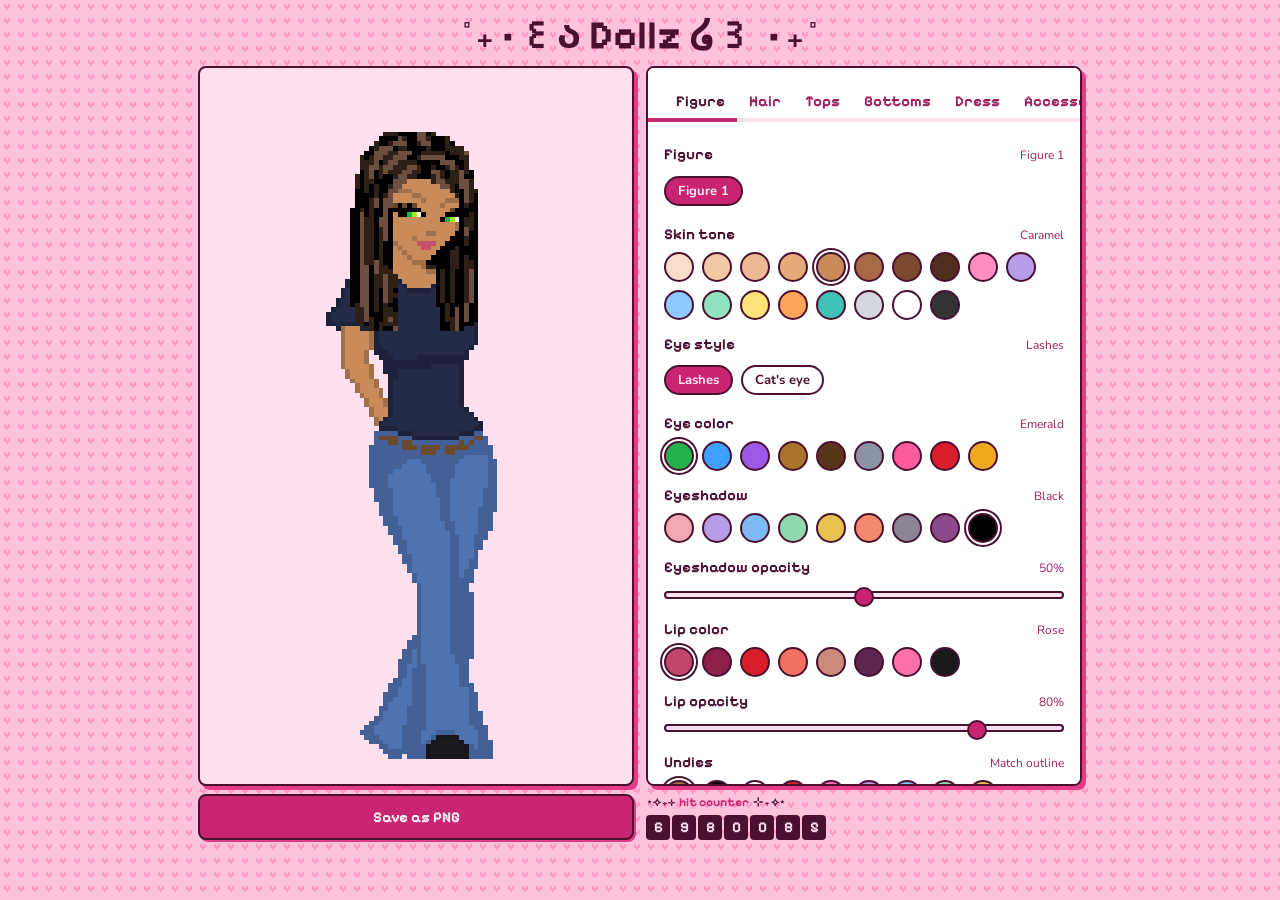
<file: index.html>
<!DOCTYPE html>
<html lang="en">
<head>
  <meta charset="utf-8">
  <meta name="viewport" content="width=device-width, initial-scale=1">
  <title>Dollz</title>
  <link rel="preconnect" href="https://fonts.googleapis.com">
  <link rel="preconnect" href="https://fonts.gstatic.com" crossorigin>
  <link href="https://fonts.googleapis.com/css2?family=Nunito:wght@400;700&family=Pixelify+Sans:wght@400;700&display=swap" rel="stylesheet">
  <link rel="stylesheet" href="tokens.css">
  <link rel="stylesheet" href="shared.css">
</head>
<body>
  <main class="app">
    <h1 class="app__title">˚₊‧꒰ა <span class="app__title-letter">D</span><span class="app__title-letter">o</span><span class="app__title-letter">l</span><span class="app__title-letter">l</span><span class="app__title-letter">z</span> ໒꒱ ‧₊˚</h1>

    <div class="panel panel--stage">
      <canvas class="stage__canvas" id="stage" role="img" aria-label="Your doll"></canvas>
      <!-- Hidden for now: delete the hidden attribute to bring the button back. -->
      <button class="randomize" id="randomize" type="button" hidden>
        <svg class="dice" aria-hidden="true" focusable="false"></svg>
        <span class="randomize__label">randomize</span>
      </button>
    </div>

    <section class="panel app__controls" id="controls" aria-label="Customize your doll">
      <div class="tabs" id="tabs" role="tablist" aria-label="Categories"></div>
      <div class="tabpanel" id="tabpanel" role="tabpanel"></div>
    </section>

    <button class="btn app__export" id="export" type="button">Save as PNG</button>

    <div class="hits" id="hits" role="img">
      <span class="hits__label"><span class="hits__flourish" aria-hidden="true">⋆⟡₊⊹</span>hit counter<span class="hits__flourish" aria-hidden="true">⊹₊⟡⋆</span></span>
      <span class="hits__digits" id="hits-digits" aria-hidden="true"></span>
    </div>
  </main>

  <canvas class="sparkles" id="sparkles" aria-hidden="true"></canvas>

  <script>
  /* =======================================================================
     DATA
     ======================================================================= */

  /* Fixed stage. 84x144 logical px = 7:12, matches --stage-ratio in tokens.css.
     (It was 84x140; 4 rows taller, and the figure sits 6 rows lower, so tall hair fits.)
     Every figure, hair, and clothing layer shares this coordinate space. */
  const STAGE = { w: 84, h: 144 };
  const EXPORT_SCALE = 8;               // PNG export = 672 x 1152, transparent bg
  const TOP_OPACITY = 1;                // tops are fully opaque (set below 1 to let what is under them show through)
  const OUTLINE_VALUE_FACTOR = 0.9;     // outline = skin value (HSV "V") x 0.9
  const SHOE_OUTLINE_FACTOR  = 0.85;    // shoe outline = shoe color value x 0.85 (slightly darker)
  const PANTS_OUTLINE_FACTOR = 0.85;    // pants outline = pants color value x 0.85 (slightly darker)
  const SHIRT_OUTLINE_FACTOR = 0.8;     // shirt outline = shirt color value x 0.8 (soft, low contrast)

  /* Sprite region codes:
     . empty   S skin     O outline   N nose (= outline)
     H hair    B brow (= hair)        L lash     P lips
     I iris    J iris shine           W eye white
     E eyeshadow (only ever set by an eye style, see eyeStyles)
     K smirk: outline color, fades with lip opacity
     V hair highlight, D hair shadow (hair style overlays only; H is the hair base tone)
     F shirt fill         X shirt outline (shirt overlays only)
     M lighter fill, A accent, C darker accent, W fixed white, L fixed black (also shirt overlays)
     c d f g h = the Graphic top's monkey colors (fixed, lowercase)
     u under shirt, v lighter under shirt (the Puffer)
     6 under shirt shade, 7 under shirt deep shade (the Lined Jacket's undershirt folds)
     8 lighter pants fill, 9 lighter belt/lining (the Lined Shorts' streaks)
     1 2 3 4 5 = fill-to-accent blend steps (sixths), used by the ombre top
     Q pants fill         R pants outline (pants overlays only)
     Y shoe fill          Z shoe outline (a pants style's shoes only)
     y lighter shoe fill, t shoe trim, s darker shoe trim (the Lined Shorts' boots)
     G pants belt (the enclosed gaps in the waistband)
     T top (bra)          U underwear
     L lashes are fixed black, not recolorable.                             */
  const FIGURES = [
    {
      id: 'figure-1',
      name: 'Figure 1',
      w: 54,
      h: 140,
      offset: { x: 19, y: 6 },          // places the figure inside STAGE
      /* Pixels listed in `shadow` render as eyeshadow [x, y] in figure
         coordinates; every other lash pixel stays black. */
      eyeStyles: [
        { id: 'lashes',   name: 'Lashes',
          shadow: [[18, 19], [20, 19], [22, 19], [30, 20]] },
        { id: 'cats-eye', name: "Cat's eye",
          shadow: [[18, 19], [19, 19], [20, 19], [21, 19], [22, 19], [30, 20], [31, 20]] }
      ],
      rows: [
        "......................................................",
        "......................................................",
        "......................................................",
        "......................................................",
        "......................................................",
        ".................HHHHHHHHH............................",
        "...............HHHHHHHHHHHHH..........................",
        "..............HHHHHHHHHHHHHHH.........................",
        ".............HHHHHHHHHHHHHHHHH........................",
        "............HHHHHHHHHHHHHHHHHHH.......................",
        "............HHHHHHHHHHHHHHHHHHHH......................",
        "...........HHHHHHHHSSSSSSSSSHHHH......................",
        "...........HHHHHHHSSSSSSSSSSSSHHH.....................",
        "...........HHHHHSSSSSSSSSSSSSSSHH.....................",
        "...........HHHHSSSSSSSSSSSSSSSSSO.....................",
        "...........HHHHSSSSSSSSSSSSSSSSSO.....................",
        "...........HHHSSSBBBBBSSSSSSSSSSO.....................",
        "...........HHHSSBSSSSSBBSSSSSSSSO.....................",
        "...........HSHSSSSSSSSSSBSSSSBBBO.....................",
        "...........HSHSSSLLLLLLSSSSSBSSSO.....................",
        "...........HSSSSSSLLLLLLSSSSSSLLO.....................",
        "............OSSSSSSLLIJWLSSSSLLLL.....................",
        "............OOSSSSSSSSSSSSSSLIJW......................",
        ".............OSSSSSSSSSSSSSSSSSO......................",
        "..............OSSSSSSSSSSSSSSSSO......................",
        "...............OOSSSSSSSSNNSSSSO......................",
        "................OOSSSSKSSSSSSSO.......................",
        ".................OOSSSSPPPPSSO........................",
        ".................OSOSSSSPPSSO.........................",
        ".................OSSOSSSSSSO..........................",
        ".................OSSSOSSSSO...........................",
        ".................OSSSSOOOO............................",
        "...........OOOOOOOSSSSSSO.............................",
        "..........OSSSSSSOSSSSSSSOOOO.........................",
        ".........OSSSSSSSSSSSSSSSSSSSO........................",
        "........OSSSSSSSSSSSSSSSSSSSSSO.......................",
        "........OSSSSSSSSSSSSSSSSSSSSSSO......................",
        ".......OSSSSSSSSSSSSSSSSSSSSSSSSO.....................",
        ".......OSSSSSSSSSSSSSSSSSSSSSSSOSO....................",
        ".......OSSSSSSSOSSSSSSSSSSSSSSSOSO....................",
        ".......OSSSSSSSOOSSSSSSSSSOOSSSSOSO...................",
        ".......OSSSSSSSOOSSSSOOSSOSSSSSSSOO...................",
        ".......OSSSSSSSOSSSSSSSOOSSSSSSSSSOO..................",
        ".......OSSSSSSSOSSSSSSSSOSSSSSSSTTTT..................",
        ".......OSSSSSSOSSSSSSSSSOSSSSSTTTTTT..................",
        ".......OSSSSSOTTTTTSSSSSOOSSSTTTTTTT..................",
        ".......OSSSSSOTTTTTTTTSSOOSSTTTTTTTT..................",
        ".......OSSSSSOTTTTTTTTTTTTTTTTTTTTTT..................",
        ".......OSSSSSOTTTTTTTTTTTTTTTTTTTTTT..................",
        ".......OSSSSSOTTTTTTTTTTTTTTTTTTTTT...................",
        ".......OSSSSO.TTTTTTTTTTTTTTTTTTTT....................",
        ".......OSSSSO..TTTTTTTTTTSSTTTTTTT....................",
        ".......OSSSSO...OTTTTTTTSSSSSSSSO.....................",
        ".......OSSSSSO..OSTTTTSSSSSSSSSSO.....................",
        "........OSSSSO..OSSSSSSSSSSSSSSSO.....................",
        "........OSSSSO...OSSSSSSSSSSSSSSO.....................",
        ".........OSSSSO..OSSSSSSSSSSSSSSO.....................",
        "..........OSSSO..OSSSSSSSSSSSSSSO.....................",
        "..........OSSSSO.OSSSSSSSSSSSSSSO.....................",
        "...........OSSSO.OSSSSSSSSSSSSSSO.....................",
        "............OSSSOOSSSSSSSSSSSSSSO.....................",
        "............OSSSOOSSSSSSSSOSSSSSO.....................",
        ".............OSSSOSSSSSSSSSOSSSSSO....................",
        ".............OSSSOSSSSSSSSSOSSSSSO....................",
        "..............OSSOSSSSSSSSSSSSSSSSO...................",
        "..............OSOSSSSSSSSSSSSSSSSSSO..................",
        "...............OOOOSSSSSSSSSSSSSSSOO..................",
        "..............UUUUUUUSSSSSSSSSSSUUUUU.................",
        "..............UUUUUUUUUUUUUUUUUUUUUUUU................",
        "..............UUUUUUUUUUUUUUUUUUUUUUUU................",
        ".............UUUUUUUUUUUUUUUUUUUUUUUUUU...............",
        ".............UUUUUUUUUUUUUUUUUUUUUUSSSO...............",
        ".............UUUUSSSSSUUUUUUUUUUUUSSSSO...............",
        ".............OSSSSSSSSSSSUUUUUUUSSSSSSOO..............",
        ".............OSSSSSSSSSSSSSSOOSSSSSSSSSO..............",
        ".............OSSSSSSSSSSSSSSSOSSSSSSSSSO..............",
        ".............OSSSSSSSSSSSSSSSOSSSSSSSSSO..............",
        ".............OSSSSSSSSSSSSSSSSOSSSSSSSSO..............",
        ".............OSSSSSSSSSSSSSSSSOSSSSSSSSO..............",
        "..............OSSSSSSSSSSSSSSSOSSSSSSSSO..............",
        "..............OSSSSSSSSSSSSSSSOSSSSSSSSO..............",
        "..............OSSSSSSSSSSSSSSSSOSSSSSSSO..............",
        "...............OSSSSSSSSSSSSSSSOSSSSSSSO..............",
        "...............OSSSSSSSSSSSSSSSOSSSSSSSO..............",
        "...............OSSSSSSSSSSSSSSSSOSSSSSO...............",
        "................OSSSSSSSSSSSSSSSOSSSSSO...............",
        "................OSSSSSSSSSSSSSSSOSSSSSO...............",
        ".................OSSSSSSSSSSSSSSOSSSSSO...............",
        ".................OSSSSSSSSSSSSSSOSSSSO................",
        "..................OSSSSSSSSSSSSSOSSSSO................",
        "..................OSSSSSSSSSSSSSOSSSO.................",
        "...................OSSSSSSSSSSSSOSSSO.................",
        "...................OSSSSSSSSSSSSOSSO..................",
        "....................OSSSSSSSSSSSOSSO..................",
        "....................OSSSSSSSSSSSOSSO..................",
        ".....................OSSSSSSSSSSOSSO..................",
        ".....................OSSSSSSSSSSOSO...................",
        "......................OSSSSSSSSSOSO...................",
        "......................OSSSSSSSSSOSO...................",
        ".......................OSSSSSSSSSO....................",
        "........................OSSSSSSSSO....................",
        "........................OSSSSSSSSSO...................",
        "........................OSSSSSSSSSO...................",
        "........................OSSSSSSSSSO...................",
        ".........................OSSSSSSSSO...................",
        ".........................OSSSSSSSSO...................",
        ".........................OSSSSSSSSO...................",
        "........................OSSSSSSSSSO...................",
        "........................OSSSSSSSSSO...................",
        ".......................OOSSSSSSSSSO...................",
        ".......................OOSSSSSSSSSO...................",
        "......................OSOSSSSSSSSSO...................",
        "......................OSOSSSSSSSSSO...................",
        "......................OSSOSSSSSSSSO...................",
        "......................OSSOSSSSSSSSO...................",
        "......................OSSOSSSSSSSO....................",
        "......................OSSSOSSSSSSO....................",
        "......................OSSSOSSSSSSO....................",
        "......................OSSSOOSSSSSO....................",
        "......................OSSSSOSSSSO.....................",
        "......................OSSSSOSSSSO.....................",
        "......................OSSSSOSSSSO.....................",
        ".....................OSSSSOOSSSSO.....................",
        "....................OSSSSSOOSSSSO.....................",
        "...................OSSSSSSOOSSSSO.....................",
        "...................OSSSSSSSOSSSSO.....................",
        "...................OSSSSSSSOSSSSO.....................",
        "....................OSSSSSSOSSSSO.....................",
        ".....................OOOSSOSSSSSOO....................",
        "........................OOSSSSSSOSO...................",
        "........................OSSSSSSSOOO...................",
        "........................OSSSSSSSOO....................",
        ".......................OSSSSSSSSSO....................",
        ".......................OSSOSOSOSSO....................",
        "........................OOOOOO.OO.....................",
        "......................................................",
        "......................................................",
        "......................................................",
        "......................................................",
        "......................................................"
      ]
    }
  ];

  const SKIN = [
    { name: 'Porcelain', hex: '#F9DCC9' },
    { name: 'Ivory',     hex: '#F2C9A5' },
    { name: 'Peach',     hex: '#EEB892' },
    { name: 'Sand',      hex: '#E5AA7A', outlineFactor: 0.8 },   // original artwork color
    { name: 'Caramel',   hex: '#C98B5A', outlineFactor: 0.8 },
    { name: 'Bronze',    hex: '#A56A43', outlineFactor: 0.65 },
    { name: 'Mocha',     hex: '#7B4A2E', outlineFactor: 0.65 },
    { name: 'Espresso',  hex: '#4F2E1E', outlineFactor: 0.65 },
    /* Fun colors */
    { name: 'Bubblegum', hex: '#FF8FC0' },
    { name: 'Lavender',  hex: '#B79CE8' },
    { name: 'Sky',       hex: '#8EC9FF' },
    { name: 'Mint',      hex: '#8FE3C0' },
    { name: 'Lemon',     hex: '#FFE27A' },
    { name: 'Tangerine', hex: '#FFA45C' },
    { name: 'Teal',      hex: '#3FC1B5' },
    { name: 'Light Gray', hex: '#D4D7DD' },
    { name: 'White',      hex: '#FFFFFF' },
    { name: 'Black',      hex: '#333333', outline: '#000000' }   // explicit outline: V x 0.9 can't reach black
  ];

  const HAIR = [
    /* Natural */
    { name: 'Black',       hex: '#1B1B1F' },
    { name: 'Espresso',    hex: '#2E1F17' },
    { name: 'Brown',       hex: '#5A3A22' },
    { name: 'Chestnut',    hex: '#7A4B2A' },
    { name: 'Auburn',      hex: '#8A3B1F' },
    { name: 'Ginger',      hex: '#D4622A' },
    { name: 'Dark Blonde', hex: '#B8913F' },
    { name: 'Blonde',      hex: '#E3C16F' },
    { name: 'Platinum',    hex: '#EFE6C8' },
    { name: 'Silver',      hex: '#BFC4CC' },
    /* Fun */
    { name: 'Pink',        hex: '#FF6FAE' },
    { name: 'Hot Pink',    hex: '#E8308A' },
    { name: 'Red',         hex: '#D81E2B' },
    { name: 'Orange',      hex: '#FF8A1F' },
    { name: 'Lemon',       hex: '#FFE066' },
    { name: 'Mint',        hex: '#8FE3C0' },
    { name: 'Teal',        hex: '#2EC4B6' },
    { name: 'Sky',         hex: '#6EC6FF' },
    { name: 'Blue',        hex: '#3B6FE0' },
    { name: 'Purple',      hex: '#8A4FD6' },
    { name: 'Lavender',    hex: '#B79CE8' },
    /* No hex: tracks the doll's current outline color. */
    { name: 'Match outline', id: 'match-outline', match: 'outline' }
  ];

  /* Hair styles are overlays drawn on top of the figure, in figure
     coordinates (x, y = top-left of the grid). H = base tone, V = highlight.
     The order of this list is the order of the chips (Short is last).
     'bald' is the cap already painted into the figure (no overlay). Overlays
     draw on top of that cap; it is never hidden.
     'short' (24x28) was aligned to the nose marker (nose = (25,25)-(26,25)),
     which puts its top-left at (10, 4). Two extra H pixels at the back of the
     head, (12,22) and (13,23), cover the figure's outline pixels there. */
  const HAIR_STYLES = [
    { id: 'bald',    name: 'Bald',    rows: null },
    /* (Long has since been replaced by a clean pixel-art reference, see the note inside its entry.)
       'long' was traced from a reference screenshot (blonde hair only; the face, eyes
       and background were ignored). Scale was ~3.6 screenshot px per art px, anchored
       on the reference's nose (~(73,81)) = our nose, the 2-pixel mark at (25,25)-(26,25).
       Three tones: D = shadow, H = base, V = highlight. The cells between the jaw and
       the right strand are filled with D (hair behind the jaw). 27x42 at (9, 5). */
    {
      /* Replaced again, from a screenshot of the whole doll head (no marker): its grid was fitted at
         13.41 screenshot px per art px (27x42 from the hair's own bounding box) and the hair read cell
         by cell. The face lines up with ours exactly: all 6 lip pixels and all 15 lash pixels match at
         an offset of (9, 4), so the top-left is (9, 4), one pixel higher than the first version
         (9, 5). Three tones: D = shadow (dark gray), H = base (green) and V = highlight (pale green).
         The left iris was read as a green hair cell and is cleared. Versus the previous version 57
         cells differ, mostly the long lock on the doll's right, which is darker (base and highlight
         cells became shadow or base), plus 2 new base cells under the chin. 27x42 at (9, 4). */
      id: 'long', name: 'Long', x: 9, y: 4,
      rows: [
        ".......HHHDDDDVVDH.........",
        "......DDDDVHDDVVHDDDH......",
        ".....HDDHVVVDDHVVDDDHD.....",
        "....DHVVVDHHDDDDHDDDHHHH...",
        "...DDVVVHHVVVDDHHHHHDHHHV..",
        "..HDHVVHHVVVDDHVVVVVDDDHH..",
        "..HHHVDHVVHHHHDDDDDVVVDDH..",
        "..HHVVHVVHHHVVHDDHDDHVHDH..",
        "..DHVDHVHHHVVHHDDVVHDHHVHD.",
        ".HDHVDHDDHVVHHDDDHVHDHHVDD.",
        ".HDHHDDDDVVV.....HVVHHHVVH.",
        ".HDHDHDDHVV........VVHDVVH.",
        ".DDHDHDDVV...........HDDVHH",
        ".DDDDHDHV.............HDVHD",
        ".DDDHVDVV..............DVHD",
        ".DDDHVDVV..............DHDD",
        "DDHDHDDVD..............DDDD",
        "DDVDHDDVD..............DDHD",
        "DDVHHDVVD..............DHHD",
        "DDVHHDVVD..............DHHD",
        "DDVHHDHVD..............DVHD",
        "DDVHHDHVD.............DDVDD",
        "DDVHHDHVD............DDDHDD",
        "DDVHHDHDD...........DDDDHDD",
        "DDVHHDHDD..........DDDHDDDD",
        "DDVHHDHDD.........DDDHHDDDD",
        "DDVHHDHDD........DDDDHHDHDD",
        "DDVHHVHDD.......DDDDDHHDHHD",
        "DDVVDVHHD.......HHDDDHHDHHD",
        "DDVVDVHHH.........DHDHDDHVD",
        "DDVVDHHVHH........DHDHDDHVD",
        "DDVVDHHVHH........DHDHDDHVD",
        "DDVVDHHVHH........DHDHDDHVD",
        "DDVVDHDVHD........DHDHDDHVD",
        "DDVVDHDVHH........DHDHDDHVD",
        "DDVVDHDVHD........DHDHDDHVD",
        "DHVVDHDHDD........DDHDDDVDD",
        ".HHVDHDHHD.........DHDVDVDD",
        ".HHVDDDHHH.........DHDVDVDD",
        ".HHVHDDHVH.........DHHVDVDD",
        "..HDHDHHHH.........DDHVDDD.",
        "....HDHDDV.........DDHVD..."
      ]
    },
    /* 'wavy' was read from a screenshot of a pixel-art reference (green hair; the face is left empty)
       at 11.38 screenshot px per art px. Its pink nose marker sits at art (21,21)-(22,21), which is
       the nose (25,25)-(26,25), so the top-left is (4, 4). Three tones: D = shadow (the reference's
       dark gray), H = base (its dark green) and V = highlight (its lime). The cell over the
       right eye's white, (31,22), is empty, so both eyes show all three pixels. 32x44 at (4, 4). */
    {
      id: 'wavy', name: 'Wavy', x: 4, y: 4,
      rows: [
        "............HHHHHHHH............",
        "...........HHHHDDHDDH...........",
        "........HHVHHHDDDDHHHHHVV.......",
        "........HVVVHHHDDDDDDDDHHV......",
        "......HVVVVHHDDHHDDDDHHDHVV.....",
        ".....VHVVHHHHHHHHDDDDDHHHHVV....",
        ".....VHVVHHHVHHDDHHDDDHHVVHV....",
        ".....VVVHHVVHHHHHHHHDDDHHHHHV...",
        ".....HVVHHVHHHVVHHVVHHHDHVVVHV..",
        "....VHVHHVHHVVVHHVVVVVH.DHVVHV..",
        "...VHHVHHVHHVVHHVVVVHH...DHVHV..",
        "...VHVVHVHHVVHVVV..........VHV..",
        "...VHVHHVHHVVVV............VHV..",
        "...VHVHHHHVVVV.............VVV..",
        "...VHVHVHHHVV..............VVH..",
        "...VHVHVHHVV................VH..",
        "...VHVHVHHVV................VH..",
        "...VHHHVHHVV................VH..",
        "..VHHHHHHVVV................VH..",
        "..VHHHHHHVV.................VH..",
        "..VHVHHHHVV.................VH..",
        "..VHVHHHHVH.................VH..",
        "..VHVHHHVVHH...............HVH..",
        "..VHVHHVVHHHH.............VHVH..",
        "..VHVVVVVHHHH............HVHVH..",
        "..VHVVVHHHHHH...........HHVHVHV.",
        "..VHVVHHHHHHH..........HVHVHVHV.",
        "..VHVHHHHVHHH.........HVVHVHVHV.",
        "..VHVVHHHVVHV........HVHVHHHVHV.",
        "..VVHHHVHVVHV........VVHVHHHHHV.",
        "..VVHHHVHVHHV........VVHVHHHHHH.",
        ".VVVHHHVHVHHV........VVHVHVHVVH.",
        "VVVHHHVVHHHHV........VVHHHVHVVV.",
        "VVHHHVVVHHHHV........VHHHHVHHVV.",
        "HHHVVVVVHHHHV........HVHHHVHHHV.",
        "..VVVVVHHHHHHV.......VVVHVVHVHV.",
        "..VVVVVHHHVHHHV......VVVHVVHVHH.",
        "..VVVHVHHHVVHHV......VVVHHHHVV..",
        "..VVVHHHHHVVVHH......VVVHHHHVV..",
        ".VVVVHHHVHVVVVV......VVHHVHHHVV.",
        "VVVHHHHHVVHVVVV.....VVHHVHHHVHVV",
        "VHHHHHVHVVHHVVV.....VHHVVHHHVHVV",
        "HHHHVVVVVVVHHHV....HHHVVVVHHHHV.",
        ".HV....VVVVVVHH....HVVVV.VHHHHV."
      ]
    },
    /* Two styles (Straight Bob and Short Layers) were traced from reference screenshots (hair only;
       face, eyes and background ignored); Side Pony, Low Pigs and Curly have since been replaced by clean
       pixel-art references. The screenshots are small and blurry, so each is a resample, not exact pixels:
       about 3.5 screenshot px per art px, anchored so the reference face (eye midpoint and
       lips) lands on ours. Hair vs skin was told apart by color: distance from a skin patch
       sampled at nose level, plus a hue test for blondes. Inside our face area only the
       forehead can be hair (bangs). Three tones: D = shadow, H = base, V = highlight
       (darkest, middle and lightest of each reference). Cells beside the jaw and neck are
       filled with D (hair behind the face) and one-cell holes copy the pixel below. */
    { /* #1 */
      /* Replaced again, from a screenshot of the whole doll face (no marker): its grid was fitted at
         19.29 screenshot px per art px and the hair read cell by cell. The face lines up with ours
         exactly: all 6 lip pixels and 10 of the 11 lash pixels match at an offset of (5, 4), and its
         nose sits at art (20,21)-(21,21) = (25,25)-(26,25). That puts the top-left at (5, 4), one pixel
         higher than the first version (5, 5). Three tones: D = shadow (dark green), H = base (lime)
         and V = highlight (pale green). Versus the first version 8 cells differ: 3 new shadow cells
         at the right edge (rows 10-12) and 5 left-strand cells that are base instead of shadow.
         29x42 at (5, 4). */
      id: 'side-pony', name: 'Side Pony', x: 5, y: 4,
      rows: [
        "....DDDDDD..DDDDDDDDDD.......",
        "...DHHHHHDDDDDDDDDDDHHD......",
        "...HDDDDDDDDDDHHHHDDHVDD.....",
        "..HDDHHHDDDDHDDDHHVDDHVHD....",
        "..HDHDDDDDDDHHDDDHHVDDHVVD...",
        "..HDHDDDHHDDDVHDDDHHHDDHHVD..",
        "..HDHDDDDVHDDDVHDDDHHDDDHHHD.",
        "..HDHDDDDDVVDDDHHDDD...DDDHDD",
        "..HDHDDHHDDHHHD...........DDD",
        "..HDHDDDVHDDHH.............DD",
        "..HDHDDDDVDDD...............D",
        ".VHDHDDDDHHH................D",
        ".VHDHDDDDDD.................D",
        ".VHDHDD.DDD..................",
        ".VHDHDD.D....................",
        ".VHDHDD......................",
        ".VHDHDD......................",
        ".VHDHDD......................",
        ".VHDHDHD.....................",
        ".VHDHDHDD....................",
        ".VHDHDHDHD...................",
        ".VHDHDHDHHD..................",
        ".VHDHDHDHHDD.................",
        ".VHDHDHDHHDD.................",
        ".VHDHDHDHDDD.................",
        ".VHDHDHHHDDD.................",
        ".VHDHDHHHVDD.................",
        ".VHDHHHHHVDD.................",
        ".VHHHHDDHVDH.................",
        ".VHDHHDDHVDVD................",
        ".DHDHHDDHVDVD................",
        "DDHDHVDDHVDHD................",
        "DDHDHVDDHHDHD................",
        "DDDHVHDDHHHDD................",
        ".VDVHDDDDHVDDD...............",
        ".VDHDDDDDDHVVV...............",
        ".VDDDDDDDDHDHH...............",
        ".VDDHHDDHDHDDD...............",
        "VHHHDDDDHDDDDD...............",
        "VHHDDDDDHHDDHD...............",
        "HDDDDDDHHHVHHD...............",
        "HDDDDDDVVV..................."
      ]
    },
    { /* #3 */
      /* Replaced by a clean pixel-art reference: a screenshot at 14.75 screenshot px per art px,
         read cell by cell. Its pink nose marker sits at art (21,20)-(22,20), the nose (25,25)-(26,25),
         so the top-left is (4, 5). Three tones: D = shadow (its gray-blue), H = base (its green) and
         V = highlight (its light yellow-green). 34x44 at (4, 5). */
      id: 'curly', name: 'Curly', x: 4, y: 5,
      rows: [
        ".............HHHDHHVVVVV..........",
        "........V.VHHVVHHDDHVVVVVV........",
        "........VVVVVVVHHDDDDHHHVHH.......",
        "........VVHHVVHHHHHDDDHHVVHHV.....",
        ".......VVHHVVVHHHVHHDDVVVVHHH.....",
        ".....VHHHHVVVVHHVVHHHDDHVVVHHH....",
        ".....VHVVVVVHHHVVHHHHHHDHVVVVHV...",
        "......HVVVVVHHHVVHVVVVHHDHVVVV....",
        "......VVVHHVHHHVHVHHHHHHDHHHHV....",
        ".....HHVVHHVVVVVVDDDDDDDDDDHHVV...",
        "....VDHVVHHVVHVHHD.........HHHVHH.",
        "...VHDHVHHVVHHVHD..........HHHVHH.",
        "...VHDDVHHVHHHVD............HHVHH.",
        "..VVHHVVHHVHHHVVV...........HVVHH.",
        "..VVHHVV.VV.................HVVHV.",
        "..VVHHVV....................HVVHV.",
        ".VHHVVVV.....................VVH.V",
        "...HVVVV....................HHHH..",
        "...HHHVVH...................HHHH..",
        "..VVHVHHHH..................HHHHV.",
        "..VHHVHDVVH.................HHVHV.",
        "..VVVHDDHVVH...............DVHVHV.",
        ".V.VHDHDHVVVH.............DHVHVVV.",
        "...VDHVDHVVVH............DHHVHHHV.",
        "...VDHVHHVVVH...........DHVHVVHHV.",
        "...VHHVVHHVVH..........DHVVHHVHHVV",
        "..VVHDHHHHHVH.........DHVVHHHVHHV.",
        "..VHHDHVHHHVHH.......DHHVVHDVVHHV.",
        "..VVVHHHVVVVHV........HVVHHDVVHHV.",
        ".VHHHHHHHHHVHVHH.......VVHDHVVHH..",
        ".VHHHVVVVHVVHHVV.........VDHVHHD..",
        "..HVVVVHHHVVVHHH.........VDVVDDHH.",
        "..VVVHVHVHVVVHHH........VHDHHHDVH.",
        "V.VVVHHHHHVDVVHV.......VHHHHHHHVH.",
        "VVVHVHHVVVDDHVVVVV.....VHHVVVHHHVV",
        "VHHHVHHVHHDHDHVVV......VHVVDVVDH..",
        ".HVHVHVHHDHVHHVVVV.....VHVDHHDDH..",
        "..VHVHHVVDHVHDHVVV.....HHHHHVHDDV.",
        ".VV..HVVVHHHVDDHV.......VVHVVHVVHV",
        "......VHVHVVHDHVV........VHVVVVVH.",
        "......VHVHVHHVVHV.......VVHHVVVHH.",
        ".....VVHHVHVHHHHHVV.......VHVVHHV.",
        ".......HHVHVVHHHHV.........HHVDHVV",
        "........HD....DH............HDD..."
      ]
    },
    { /* #7 */
      id: 'straight-bob', name: 'Straight Bob', x: 8, y: 5,
      rows: [
        ".......DHHDDDDDDDDDD........",
        "......HDDHHHDHHHHHDDDHH.....",
        ".....HDDHHHHHDHHHHDDDDHV....",
        "....VHDHHHDDDDHHHDDDDDDDV...",
        "...DDHHHDDDHHDDHHDDHHDDDHH..",
        "...HDHHDDDHHDDDDHDDDHHHHHD..",
        "...HHHHDHHHHVVVDHHHHHHHHDDH.",
        "..HDHHDDHHHVVVVDVVVHHHHHHDD.",
        "..HDHDDHHHHVVVVDVVVVHHHHHDD.",
        "..HDHHDDDHVVVVVDDVVVVHHHHDD.",
        ".DDHHDHDDHVVV....HHVVVHHHDD.",
        ".DDHDDHDHVVVV.....HHVVVHHHD.",
        ".DDHDDHDHVVHD......HVVVVHVHH",
        ".DDHDDDDVVVH........HVVVHVVD",
        ".HD......................DVD",
        ".HD......................DVD",
        ".HDD.....................DVD",
        "DDHD....................DVVD",
        "DDHHD...................VVVD",
        "DDHHDD..................VVVD",
        "DDHHDHD.................VVVD",
        "DDHHDDDD...............DDVVD",
        "DDHHDDDVD.............DDDVVD",
        "DDHHDDDVV............DDDDVVD",
        "DDHHDDDVV...........DHDDDVVD",
        "DDHHDDDVV..........DDHDDDVVD",
        "DDHHDDDVD.........DDDHDDDVHD",
        "DDDHDDDD.........DDDDHDDVVHH",
        "DDHHDHHHVHD....DDDDDDHDDVDD.",
        ".VHDDHHHVHDHV...DDVDDDDDVDD.",
        "..VDDDDDHVHHV.....VDDHVVVHH.",
        "....HHDHHVVHV......HHH......",
        "......HHHHDDD..............."
      ]
    },
    { /* #8 */
      id: 'short-layers', name: 'Short Layers', x: 9, y: 4,
      rows: [
        ".........DDDDDDDD..........",
        "......VVVDDDDDDDDVVV.......",
        ".....VDDDDDDDDHHHDDDVV.....",
        "....VDDDHHHDDDDHHDDDHHV....",
        "...VVDHDDDDDDDDDDDDDHHHV...",
        "..HDDHHDDDHHHDDDDHHHDDHHV..",
        "..HDDHDDHHHHDDDDDDHHDDDDH..",
        ".VVDHHDHHHHVVVVDDDDHHHHDHV.",
        ".VDDHDDHHHHV....DVDDHVVDDV.",
        ".VDDHDHHHHVV....DVVDDDVVDV.",
        ".DDDHDHDHVV......DHVDDVVDD.",
        "DDDDDHDDHV.......DHVHHHVVV.",
        "DDDDDHDHVV.......DDVVDDHVV.",
        "DDDDDHHHV.........DDVVDHVHV",
        "DDDDDHHVV..........HVVDDVHD",
        "DDD.....................VHD",
        "DDD.....................VHD",
        "DDD.....................VHD",
        "DDD....................DHHH",
        ".VVD...................DHVV",
        "..VDD..................DHV.",
        "...VHD.................DVV.",
        "....VVD...............DVV.."
      ]
    },
    { /* #12 */
      /* Replaced again, from a screenshot of the whole doll head (no marker): its grid was fitted at
         15.98 screenshot px per art px and the hair read cell by cell. The face lines up with ours
         exactly: all 6 lip pixels and all 17 lash pixels match at an offset of (6, 4), which puts the
         top-left at (6, 4), one pixel higher than the first version (6, 5). Three tones: D = shadow
         (gray-blue), H = base (green) and V = highlight (light yellow-green). Versus the first version
         3 cells are new (base cells at art (7,3), (5,6) and (19,28)). The thin strand beside the right
         side of the face (art cols 26-29, rows 10-20) was removed once and has been put back, so the
         art is exactly the reference. 33x41 at (6, 4). */
      id: 'low-pigs', name: 'Low Pigs', x: 6, y: 4,
      rows: [
        "...........HHDDDDDDHH............",
        ".........HHHHHHDDDHHHHHH.........",
        "........VHHVVVHHDDDDHHHVH........",
        ".......HVVVVHHHDDDDDDDHHVH.......",
        "......HHVVVHHHHHHHDDDHHHHVH......",
        "......HHVVHHVVHHHHHDDDDHHHHH.....",
        ".....HHHVHHVVHHHHDDDDHHHHHHH.....",
        ".....VHVVHHVVHVVVHHDDDDHVVVVH....",
        ".....VHHHHHVVVVVHHDDDDDHHHHVH....",
        ".....HVVHHHHVVVDDDD....DDDDVV....",
        "....HHVVHHHDDDD...........DHH....",
        "....HHVH..D...............DHH....",
        "....HHVH..................HHV....",
        "....DHHV..................VHHV...",
        "....DH.V...................HHV...",
        "....DD.....................VVV...",
        ".....D.....................V.V...",
        ".....D....................HH.V...",
        ".....DD...................HH.....",
        ".....DDDD.................H......",
        ".....VHDD.................H......",
        ".....VHHDD.......................",
        "....VHHHVHD.............D........",
        "...VHHHDVVD............DD........",
        "...VHHDDHHH...........DHHH.......",
        "...VVHDDDHH..........DDHHHH......",
        "...VVHHDDHH.........DHHHHHHH.....",
        "...VVHHDHHH........DHHHHHHHH.....",
        "...VVHHDHVHV.......HVHVVHDHHH....",
        "..VVHHHHHVHV........VHVHHDDHV....",
        "..VVHVHHHHHV........VHVHHHHHVV...",
        ".VVVHVHHHHV..........HHHHHVHVVV..",
        ".VVVVVVHHH...........VHHHHVVVVV..",
        "VVHVVVVHHH............VVHVVVVVV..",
        "VVHVVVVHHV.............VHVVVVVV..",
        "HHHVVHHHHV.............VHHVVVV...",
        "VVVVVHHHVV.............VHHHVVV...",
        ".VVVVVHHVV.............VHHHHHVVV.",
        ".HHVVVVVV..............VHVVVVVVVV",
        ".HHVHHVV...............VHHHVVVVV.",
        "..HHHVV.................VHHHVVV.."
      ]
    },
    {
      /* From a whole-face screenshot (a long braid over the doll's right shoulder, nothing hidden): its grid was
         fitted at 9.3 screenshot px per art px, and the face lines up with ours exactly at an offset of
         (4, 3) cells: all 6 lip pixels, both nose pixels, all 22 lash/eyeshadow pixels and all 13 brow pixels
         matched. The brows (a lighter purple in the screenshot) belong to the figure, so they are not in the
         overlay. Three tones: D = shadow (dark purple), H = base, V = highlight (light purple). 54x107 at (4, 0).
         No eye pixel is covered. 8 cap cells by the left temple (13,16) (12,17) (13,17) (11,18) (13,18) (11,19)
         (13,19) (11,20) are skin in the screenshot but stay hair-colored here, because the cap is never hidden. */
      id: 'rumi', name: 'Rumi', x: 4, y: 0,
      rows: [
        "...............DDDDDDDD...............................",
        "...........VHDDVVVHHVVVD..............................",
        "..........VHDHVVVHHHHVVVD.............................",
        ".........VHHDHHHHHHHHHHHHD............................",
        "........HVHDDHHDDDDDDDDDHD............................",
        ".......DDHHDDDDHVVVDDVVHDD............................",
        ".....VVHDDDVVDDHDHHVVHHHHD............................",
        "....VVHHHDVVVDDDHHDDHHHDDV............................",
        "...VHVVHDVVVHHDDHDVVDVHDDVV...........................",
        "...DHHHDVVHHHHDDDHHHVHHHDHVV..........................",
        "..HVDHDDVHHHHDDDDDHHHHHDDHHHH.........................",
        ".HVHHVDVVHHHDDD....HHH..DDDHH.........................",
        ".VVVVHDVHHHDDD............DDHD........................",
        "DHVHHHDHHHDD...............DDD........................",
        "DHHHDDDDDDD.................DD........................",
        "DHDDDDDDDDD..................D........................",
        "HDDDHHDDD.............................................",
        "HHHHHHDD..............................................",
        "VHVVHHD...............................................",
        "HVVHHHD...............................................",
        "HHVHHHH...............................................",
        "DHHHHDHH..............................................",
        "DHHHDDDD..............................................",
        "DDDDHHHDDD............................................",
        "HDDHHVVHDH............................................",
        ".HHHVHHVHH............................................",
        ".HHVVHHHVH............................................",
        ".HHVHHDHVH............................................",
        "..HHHHDDHHH...........................................",
        "..HHHHDDDDDD..........................................",
        "...DDDHDHHHH..........................................",
        "....HHHHHVVVH.........................................",
        "....HHV...............................................",
        "....HH................................................",
        "....H.................................................",
        "......................................................",
        "......................................................",
        "......................................................",
        "......................................................",
        "......................................................",
        "......................................................",
        "......................................................",
        "......................................................",
        "......................................................",
        "......................................................",
        "......................................................",
        "......................................................",
        "......................................................",
        "................................HD....................",
        "..............................VVVHD...................",
        "..............................HVHHHD..................",
        "..............................VHDHHHD.................",
        ".............................HVHDDDDD.................",
        ".............................HHHDDHVHDD...............",
        ".............................HHDDHVVVVHDD.............",
        ".............................DDDHVVHHHHHD.............",
        "...............................HHVHHDDHDHD............",
        "................................DHHHHDDDDD............",
        ".................................DHHDDDDHHH...........",
        "..................................DHDDHHHHVD..........",
        "...................................DDHVVVHVVD.........",
        ".....................................HVVVHHHHD........",
        ".....................................HHVHHDHDD........",
        "......................................DDHDDDDH........",
        ".......................................DDDDDHHV.......",
        "........................................DDHHHVV.......",
        ".........................................HVHHHVHD.....",
        "..........................................VVHHHHD.....",
        "...........................................VHHDHDD....",
        "............................................DHDDDH....",
        "............................................DDDHDH....",
        ".............................................DHHHVH...",
        "..............................................HVVHH...",
        "..............................................HHVHD...",
        "...............................................HHDD...",
        "...............................................DHDDD..",
        "................................................DDDD..",
        "................................................HDDH..",
        "................................................HHVHH.",
        ".................................................VVHD.",
        ".................................................HHHD.",
        ".................................................DHDD.",
        ".................................................DDDH.",
        ".................................................HHDH.",
        ".................................................HHVVV",
        "..................................................HHVH",
        "..................................................DHHH",
        "..................................................HDDD",
        "..................................................HDDH",
        "..................................................HHDH",
        "..................................................HVHH",
        "..................................................HVV.",
        "..................................................HHH.",
        "..................................................DHD.",
        "..................................................DDH.",
        "..................................................HD..",
        "..................................................HH..",
        "..................................................HH..",
        "..................................................V...",
        ".................................................HH...",
        ".................................................HD...",
        ".................................................D....",
        "................................................DH....",
        "...............................................HHH....",
        "...............................................HH.....",
        "................................................H.....",
        "...............................................H......"
      ]
    },
    {
      id: 'short', name: 'Short', x: 10, y: 4,
      rows: [
        "..........VVVVV.........",
        "..VVHHVHHHVVVHHVVVH.....",
        ".HHVVVHVHHHVVVHHVHHV....",
        ".HVHHHVHHHHVVVHVVVHV....",
        ".VVVHVVVVHHHVVHHHHHVV...",
        ".HVVHHVVHHHHHHVVVVVHVV..",
        ".HVHHHVVVHHHVVVVHHHVHVH.",
        "HHHHHVVHVHHVVVHH..HHHVH.",
        "HHHHHVVHHVVVHH......HVH.",
        "HHHHVVVHVVVH.........HVH",
        "HHHHVVVHVVH...........VH",
        "HHVVVVHVVH............VH",
        "HHHHHHHVH............VHH",
        "HHHHHVVVH............VHH",
        ".HHHHVVH.............VHH",
        ".HHHHVVH.............VHH",
        ".HHHHVVH.............VHH",
        "..HHHV...............VHH",
        "..HHHV................HH",
        "...HHV...............VH.",
        "....HV...............VH.",
        "....HV...............VH.",
        "....HV...............VH.",
        "....HVV.............VH..",
        ".....HH............VH...",
        "..................VH....",
        ".................VH.....",
        "................HH......"
      ]
    }
  ];

  /* shine is optional; derived from hex when omitted */
  const EYES = [
    { name: 'Emerald', hex: '#22B14C', shine: '#A8E61D' },   // original artwork
    { name: 'Sky',     hex: '#3FA0FF' },
    { name: 'Violet',  hex: '#9B59E6' },
    { name: 'Hazel',   hex: '#A8742A' },
    { name: 'Brown',   hex: '#5A3418' },
    { name: 'Gray',    hex: '#8A94A6' },
    { name: 'Rose',    hex: '#FF5C9E' },
    { name: 'Red',     hex: '#D81E2B' },
    { name: 'Amber',   hex: '#F2A81D' }
  ];

  const SHADOWS = [
    { name: 'Pink',     hex: '#F2A7B2' },   // matches the pink in the eye mockups
    { name: 'Lavender', hex: '#B79CE8' },
    { name: 'Sky',      hex: '#7FB8F2' },
    { name: 'Mint',     hex: '#8FD9B0' },
    { name: 'Gold',     hex: '#E8C050' },
    { name: 'Coral',    hex: '#F28B6E' },
    { name: 'Smoke',    hex: '#8A8494' },
    { name: 'Plum',     hex: '#8C4A8E' },
    { name: 'Black',    hex: '#000000' }
  ];

  const LIPS = [
    { name: 'Rose',  hex: '#C2456B' },
    { name: 'Berry', hex: '#8E1F4A' },
    { name: 'Red',   hex: '#D81E2B' },
    { name: 'Coral', hex: '#F2705F' },
    { name: 'Nude',  hex: '#C98A7A' },
    { name: 'Plum',  hex: '#5E2750' },
    { name: 'Pink',  hex: '#FF6FA8' },
    { name: 'Black', hex: '#1A1A1A' }
  ];

  const CLOTHES = [
    /* No hex: tracks the doll's current outline color (the default). */
    { name: 'Match outline', id: 'match-outline', match: 'outline' },
    { name: 'Black',    hex: '#000000' },
    { name: 'White',    hex: '#FFFFFF' },
    { name: 'Red',      hex: '#D81E2B' },
    { name: 'Pink',     hex: '#FF6FAE' },
    { name: 'Lavender', hex: '#B79CE8' },
    { name: 'Sky',      hex: '#7FB8F2' },
    { name: 'Mint',     hex: '#8FD9B0' },
    { name: 'Gold',     hex: '#E8C050' }
  ];

  /* Designs for tops with a Design row. The shared ones below are drawn in the accent color over
     a top that lists them. Positions are figure coordinates, centered on the Graphic top's chest;
     another top would need them re-placed. usesAccent: false means the Accent color row hides. */
  const TOP_DESIGNS = [                        // drawn in the accent color on the chest
        { id: 'peace',  name: 'Peace',  x: 21, y: 41, rows: [
            "..AAAAAA..",
            ".AAA.A.AA.",
            "AAA..A..AA",
            "AA...A...A",
            "AA..AAA..A",
            "A..AAAAA.A",
            "AAA..A.AAA",
            ".AA..A.AA.",
            "..AAAAAA..",
            "....A....."
          ] },
        { id: 'heart',  name: 'Heart',  x: 21, y: 42, rows: [
            ".AA...AA.",
            "AAAA.AAAA",
            "AAAAAAAAA",
            "AAAAAAAAA",
            ".AAAAAAA.",
            "..AAAAA..",
            "...AAA...",
            "....A...."
          ] },
        { id: 'smiley', name: 'Smiley', x: 21, y: 42, rows: [
            "..AAAAA..",
            ".A.....A.",
            "A.......A",
            "A..A.A..A",
            "A.......A",
            "A.A...A.A",
            "A..AAA..A",
            ".A.....A.",
            "..AAAAA.."
          ] },
        { id: 'none',   name: 'None',   rows: null, usesAccent: false }    // plain tee: the design area just shows the top color
  ];

  /* The Graphic top's own picture, drawn in the colors of the artwork (fixed: c pale yellow face,
     d brown fur, L black, f tan muzzle, g red mouth, h dark red). It is not recolorable. */
  const MONKEY_DESIGN = {
    id: 'monkey', name: 'Monkey', x: 20, y: 41, usesAccent: false,
    rows: [
      ".dd.dddd.dd.",
      "dLLdccccdLLd",
      "dLdcLffLcdLd",
      ".ddcLffLcdd.",
      "..dccccccd..",
      "..dccLdccd..",
      "..cccccccc..",
      ".ccfggggfcc.",
      ".cfhhhhhhfc.",
      "..cfggggfc..",
      "....cccc...."
    ]
  };

  const GRAPHIC_DESIGNS = [MONKEY_DESIGN, ...TOP_DESIGNS];

  /* Shirts are overlays like hair styles: grids in figure coordinates, drawn on
     top of the figure (so they cover the bra) and under the hair.
     F = fill, X = outline. The T-shirt (34x37) was aligned to the nose marker
     (nose = (25,25)-(26,25)), which puts its top-left at (3, 32). */
  const SHIRTS = [
    /* The order here is the order of the chips in the Top row (None last). The T-shirt is the
       original artwork; every other top came from a pixel file with the nose marker (each entry
       says how it was aligned). Roles: F fill, A accent, X outline (the fill's value x 0.8),
       M lighter fill (Layered's jacket streaks), C darker accent (Layered's undershirt folds),
       u / v under shirt and its lighter streak (Puffer), 1-5 blend steps (Ombre), and the monkey's
       own fixed colors (Graphic). Hair stays in front. */
    {
      id: 't-shirt', name: 'T-shirt', x: 3, y: 32,
      colors: { fill: 'black' },   // swatch it starts with when picked
      rows: [
        "........XXXXXX....................",
        ".......XFFFFFFX.........XXX.......",
        "......XXFFFFFFFX........XFFXX.....",
        ".....XXFFFFFFFFFX.......XFFFFX....",
        ".....XFFFFFFFFFFFX.....XFFFFFFX...",
        "....XFFFFFFFFFFFFFXXXXXFFFFFFFX...",
        "....XFFFFFFFFFFFFFFFFFFFFFFFFFX...",
        "...XFFFFFFFFFFFFFFFFFFFFFFFFFFX...",
        "...XFFFFFFFXFFFFFFFFFFFFFFFFFFFX..",
        "..XFFFFFFFFXFFFFFFFFFFFFFFFFFFFFX.",
        ".XFFFFFFFFFXFFFFFFFFFFFFFFFFFFFFX.",
        ".XFFFFFFFFFXFFFFFFFFFFFFFFFFFFFFX.",
        ".XXFXXXXFFFXFFFFFFFFFFFFFFFFFFFFX.",
        "...X....XXXXFFFFFFFFFFFFFFFFFFFFX.",
        "...........XFFFFFFFFFFFFFFFFFFFFX.",
        "...........XFFFFFFFFFFFFFFFFFFFFX.",
        "...........XFFFFFFFFFFFFFFFFFFFFX.",
        "...........XXFFFFFFFFFFFFFFFFFFX..",
        "...........XXXFFFFFFFFFFFFFFFFX...",
        "............XXXFFFFFXXXXXXXXXXX...",
        ".............XXXXXXXXXXXXXXXXX....",
        ".............XXXXXXXXXXFFFFFFX....",
        ".............XXXFFFFFFFFFFFFFX....",
        "..............XXFFFFFFFFFFFFFX....",
        "..............XFFFFFFFFFFFFFFX....",
        "..............XFFFFFFFFFFFFFFX....",
        "..............XFFFFFFFFFFFFFFX....",
        "..............XFFFFFFFFFFFFFFX....",
        "..............XFFFFFFFFFFFFFFX....",
        "..............XFFFFFFFFFFFFFFX....",
        "..............XFFFFFFFFFFFFFFFX...",
        "..............XFFFFFFFFFFFFFFFFX..",
        ".............XFFFFFFFFFFFFFFFFFFX.",
        "............XFFFFFFFFFFFFFFFFFFFFX",
        "............XXXXFFFFFFFFFFFFFFFFXX",
        "................XXXFFFFFFFFFFXXX..",
        "...................XXXXXXXXXX....."
      ]
    },
    {
      id: 'graphic', name: 'Graphic', x: 12, y: 31,
      /* From a pixel file with the nose marker (canvas 4 right and 5 down from the figure, so
         figure = file - (4, 5)). Dark blue is the fill (F), the brighter blue rim is M (a lighter
         tone of the fill). The chest picture is a swappable design: the monkey from the artwork,
         or any of the shared designs (peace, heart, smiley, none). */
      accent: true,                     // the shared designs are drawn in the Accent color
      colors: { fill: 'black', accent: 'white', design: 'monkey' },   // what it starts with when picked
      labels: { accent: 'Design color' },   // the Accent color row is the color of the shared designs
      designs: GRAPHIC_DESIGNS,
      rows: [
        "FFFMF....................",
        ".FFFMF.......FFMF........",
        "..FFFMFFF....FMFF........",
        "...FFFMMMFFFFMFFFF.......",
        "...FFFFFFMMMMFFFFFF......",
        "...FFFFFFFFFFFFFFFFF.....",
        "...FFFFFFFFFFFFFFFFFF....",
        "...FFFFFFFFFFFFFFFFFFF...",
        "...FFFFFFFFFFFFFFFFFFF...",
        "...FFFFFFFFFFFFFFFFFFFF..",
        "..FFFFFFFFFFFFFFFFFFFFFF.",
        "..FFFFFFFFFFFFFFFFFFFFFF.",
        "..FFFFFFFFFFFFFFFFFFFFFF.",
        "..FFFFFFFFFFFFFFFFFFFFFF.",
        "..FFFFFFFFFFFFFFFFFFFFFF.",
        "..FFFFFFFFFFFFFFFFFFFFFF.",
        "..FFFFFFFFFFFFFFFFFFFFFF.",
        "..FFFFFFFFFFFFFFFFFFFFFF.",
        "..FFFFFFFFFFFFFFFFFFFFF..",
        "..FFFFFFFFFFFFFFFFFFFF...",
        "...FFFFFFFFFFFFFFFFFFF...",
        "....FFFFFFFFFFFFFFFFF....",
        "....FFFFFFFFFFFFFFFFF....",
        "....FFFFFFFFFFFFFFFFF....",
        ".....FFFFFFFFFFFFFFFF....",
        ".....FFFFFFFFFFFFFFFFF...",
        ".....FFFFFFFFFFFFFFFFF...",
        ".....FFFFFFFFFFFFFFFFF...",
        "...FFFFFFFFFFFFFFFFFFFF..",
        "...FFFFFFFFFFFFFFFFFFFF..",
        "..FFFFFFFFFFFFFFFFFFFFFM.",
        ".MFFFFFFFFFFFFFFFFFFMMMMM",
        ".FMMMFFMMMMMMFFFFFMM.....",
        ".....MM......MMMMM......."
      ]
    },
    {
      id: 'ombre', name: 'Ombre', x: 12, y: 32,
      /* From a pixel file with the nose marker (canvas 4 right and 5 down from the figure, so
         figure = file - (4, 5)). The artwork's seven color bands, top to bottom, are seven steps
         of one fade: Top color (F) at the top, then 1 to 5 (even blends toward the accent), then
         Accent color (A) at the bottom. */
      accent: true,
      colors: { fill: 'black', accent: 'white' },   // swatches it starts with when picked
      rows: [
        "FFFFF....................",
        "..FFFF.......FFF.........",
        "...111111....1111........",
        "....1111111111111........",
        "....11111111111111.......",
        "....11111111111111.......",
        "....111222222222222......",
        "....2222222222222222.....",
        "...222222222222222222....",
        "...2222222222222233333...",
        "...222233333333333333333.",
        ".22233333333333333333333.",
        ".33333333333333333333333.",
        ".33333333333333333333333.",
        ".33333333333333333333333.",
        ".33333333333333333333333.",
        ".33333333333333333333333.",
        ".3333333333333344433344..",
        "..33333344444444444444...",
        "...4444444444444444444...",
        "....44444444444444444....",
        "....44444444555554444....",
        "....44444455555555544....",
        ".....5555555555555555....",
        ".....5555555555555555....",
        ".....55555555555555555...",
        ".....555555AAAAAAAAA55...",
        ".....55AAAAAAAAAAAAAAA5..",
        ".....5AAAAAAAAAAAAAAAA5..",
        "....5AAAAAAAAAAAAAAAAAA5.",
        "...5AAAAAAAAAAA5555555AA5",
        "...555555555555.......555"
      ]
    },
    {
      id: 'puffer', name: 'Puffer', x: 0, y: 29,
      /* From a pixel file with the nose marker (canvas 4 right and 5 down from the figure, so
         figure = file - (4, 5)). Two colors you can change: the jacket's fluffy part (F, Top color)
         and the under shirt (u, with its lighter streak v derived). The jacket's outline is X, a
         darker value of the jacket color (the fill's value x 0.8). The old stripes are gone. */
      accent: false,
      under: true,                      // has an Under shirt color control
      colors: { fill: 'black', under: 'white' },   // swatches it starts with when picked
      labels: { fill: 'Jacket color', under: 'Under shirt color' },
      rows: [
        ".........XXXX.........................",
        "......XXXFFFFXXXXX............XX......",
        "....XXFFFFFFFFFFFX...........XFFXX....",
        "...XXFFFFFFFFFFFFFX.........XFFFFFX...",
        "..XXFFFFFFFFFFFFFFFXu.......XFFFFFFX..",
        ".XXFFFFFFFFFFFFFFFFXuuuuuuuuXFFFFFFX..",
        ".XFFFFFFFFFFFFFFFFFFXuuuuuuvXXFFFFXX..",
        ".XFFFFFXXXXXXXXXXFFFXuuuuuuuXXXXXXFX..",
        "..XXXXXXXFFFFFFFFXXXXuuuuuuuuXXXFFFFX.",
        "...XXXFFFFFFFFFFFFXXXuuvvvvvvXFFFFFFXX",
        "...XFFFFFFFFFFFFFFFXXXuvvvvvvXFFFFFFFX",
        "..XFFFFFFFFXFFFFFFFFFXuvvvvvvXFFFFFFFX",
        ".XFFFFFFFFFFXFFFFFFFFXuuvvvvvXFFFFFFFX",
        "XFFFFFFFFFFFXXFFFFFFFXuuvvvvvXFFFFFFFX",
        "XFFFFFFFFFFFXXXFFFFFXXuuvvvvvXXFFFFFFX",
        "XXFFFFFFFFFFXXXXXXXXXXuuvvvvvXXXXFFFX.",
        ".XXFFFFFFFXXXXXXXFFXXXXuvvvvvXXXXXXX..",
        "..XXXFFXXXFFXXXXFFFFXXXuvuuuuXFFFFFFX.",
        "..XXXXXFFFFFFXXFFFFFFFXuuuuuuXFFFFFFFX",
        "..XFFFFFFFFFFXXFFFFFFFXuuuuuuXFFFFFFFX",
        ".XFFFFFFFFFFFFXFFFFFFFXuuuuuuXFFFFFFFX",
        ".XFFFFFFFFFFFFXFFFFFFXuuuuuuuXFFFFFFFX",
        ".XFFFFFFFFFFFXXXFFFFXXuuuuuuuXXFFFFFX.",
        ".XFFFFFFFFFFFXXXXXXXXXuuuuuuuXXXXXXX..",
        ".XFFFFFFFFFFXXXXFFFXXXuuuuuuuXXXXXXX..",
        ".XFFFFFFFXXXFXXXFFFFFXuuuuuuuXXXXFFFX.",
        "..XXFFFXXXFFFFXXFFFFFXuuuuuuuXXFFFFFFX",
        "...XXXXXFFFFFFFXXFFFFFXuuuuuuXFFFFFFFX",
        "....XXXFFFFFFFFFXFFFFFXuuuuuuXFFFFFFFX",
        ".....XFFFFFFFFFFXFFFFFXuuuuuuXFFFFFFFX",
        "......XFFFFFFFFFXFFFFXXuuuuuuXXFFFFFX.",
        "......XFFFFFFFFXXXXXXXXuuuuuuXXXXXXX..",
        ".......XFFFFFFXFXFFXXXXuuuuuuXXXXFFX..",
        "........XFFFFXFXXFFFXXXuuuuuuXXFFFFX..",
        ".........XXXXXXXFFFFFFXuuuuuuXFFFFFX..",
        "..............XXXFFFFFXuuuuuuXXFFFXX..",
        "..............XXXXXXFFXuuuuuuuuXXXXX..",
        "....................XFX...............",
        ".....................XX..............."
      ]
    },
    {
      id: 'layered', name: 'Layered', x: 7, y: 31,
      /* From a pixel file with the nose marker (canvas 4 right and 5 down from the figure, so
         figure = file - (4, 5)). Two garments with their own colors: the open jacket (Top color,
         F, with its lighter streaks M derived) and the undershirt showing between its panels
         (Accent color, A, with its folds C derived darker). */
      accent: true,
      colors: { fill: 'black', accent: 'white' },   // swatches it starts with when picked
      labels: { fill: 'Jacket color', accent: 'Undershirt color' },   // what its two color rows are called
      rows: [
        "....FFXXXX...................",
        "...FF.............XXXFF......",
        "..FFFF................FF.....",
        ".FFFFFF...............FFF....",
        ".FFFMMFF...............FF....",
        ".FFMMMMF...............FFF...",
        "FFMMMMMFF..............FMFF..",
        "FFMMMMMFFF.............FFMF..",
        "FFMMMFFFFFF............FFFF..",
        "FMMMFFFFFFFF...........FMFFF.",
        "FMMMFFFFFMMFF.........FMMMMFF",
        "FMMMFFFFMMMMFCCCCCCCCCFFFMMMF",
        "FMMMFFFFMMFFFCCAAACCCCFMMMMMF",
        "FMMMFFFFMMMMFAAAAAAAAAMMMMMMF",
        "FMMMFFFFMMMFFAAAACCCCFFFMMMMF",
        "FMMMFFFFMMMMFAACAAAAAFMMMMMMF",
        "FMMMFFFFFFMMFAAAAACCCFFMMMMFF",
        "FMMMFFFFFFMMFAAAACCAAFFMMMFFF",
        "FMMMFFXFFFFFFAAAAAACCFFFFFFF.",
        "FMMMFF.XFFFFFFAAAAAAAFFFFFF..",
        "FFMMFF..XFFFFFAAACCCCFFFFFX..",
        "FFFMFFF..FFFFFCCCCCCCFFFFF...",
        "XFFMMFF..FFFFFCCCCCCCFFFFF...",
        ".XFFMMF..XFFFFCCCAAAAFMMFF...",
        ".XFFMMMF..FFFFCAAAAAFMMMFF...",
        "..XFFMMF..FFFFFAAAAAFMMMMF...",
        "...FFMFFF.FFFFFFAAAAFMMMMF...",
        "...XFFMMF.FFMFFFCAAAFMMMMF...",
        "....XFMMFFFFMMMMFAAAFMMMMF...",
        ".....FFFFFFMFMMMMFAAFMMMMF...",
        ".....XFFFFFFMMMMMMFAFMMMMFF..",
        "......FFFFMMMMMMMMMFFFMMFFF..",
        "......XFFFFFFFFFFFF.FFFFFFF..",
        ".......XXXX.................."
      ]
    },
    {
      id: 'tube-top', name: 'Tube Top', x: 13, y: 41,
      /* From a pixel file with the nose marker: its canvas sat 4 right and 5 down from the figure
         (marker (29,30)-(30,30), nose (25,25)-(26,25)), so figure = file - (4, 5). The gray-blue
         pixels are the fill (F); the dark blue outline and fold lines are X. */
      accent: false,
      colors: { fill: 'black' },   // swatch it starts with when picked
      rows: [
        ".............XXXXXXXXX.",
        ".....XXXXXXXXXXXXXXXXX.",
        "..XXXXXXXFFFXXXXXXXXXXX",
        ".XXXXXFFFFFFFFFFFFFFFXX",
        ".XXXXFFFFFFXXXXFFFFFFXX",
        ".XXXFFFFFXFFFFFFXXFFFXX",
        ".XXXFFFFFFFFXXXXFFFFFFX",
        ".XXXFFFFFFFXXFFFFFFFFFX",
        ".XXXFFFFFFFFFXXFXXFFFX.",
        ".XXXXFFFFFFFFFFFFFFFX..",
        "..XXXXFFFFFXXXXXXXXXX..",
        "...XXXXXXXXXXXXXXXXX...",
        "...XXXXXXXXXXXXXXXXX...",
        "...XXXXXXXXFFFFFFFFX...",
        "....XXXXXFFFFFFFFFFX...",
        "....XXXXFFFFFFFFFFFX...",
        "....XXXXXFFFFFFFFFFX...",
        "....XXXFFXXFFFFFFFXX...",
        "...XXXXXFFFFFFFFFFFX...",
        "...XXXXXXXFFFFFFFFFX...",
        "....XXXXXFFFFFFFFFXX...",
        ".........XXXXXXXXX....."
      ]
    },
    {
      id: 'wrap-top', name: 'Wrap Top', x: 14, y: 41,
      /* From a pixel file with the nose marker (canvas 4 right and 5 down from the figure, so
         figure = file - (4, 5)). The bright blue is the fill (F); the dark blue band edge and the
         crossed ties below it are X, the derived outline color. */
      accent: false,
      colors: { fill: 'black' },   // swatch it starts with when picked
      rows: [
        "............XXXXXXXXX.",
        "..XXXXXXXXXXXXXXXXXXXX",
        ".XXXXXXXXXXXXFFFFFFFFX",
        "XXXFFFFFFFFFFFFFFFFFFX",
        "XXXFFFFFFFFFFFFFFFFFFX",
        "XXXFFFFFFFFFFFFFFFFFFX",
        "XXXFFFFFFFFFFFFFFFFFFX",
        "XXXXFFFFFFFFFFFFFFFFXX",
        "XXXXXFFFFFFFFFFFFFFXX.",
        "XXXXXXXXXFFFFFFFFXXX..",
        ".XXXXXXXXXXXXXXXXXXX..",
        "..XXXXXXXXXXXXXXXXX...",
        "..XXXXXXXXXXXXXXXXX...",
        "......................",
        "...XXX................",
        "......XX.........XX...",
        "........XX......X.....",
        "..........XX...X......",
        "............XXX.......",
        "...........X...X......",
        "..........X.....XX....",
        ".........X........X...",
        ".......XX..........XX.",
        "......X...............",
        "...XXX................"
      ]
    },
    {
      id: 'triangle', name: 'Triangle', x: 14, y: 41,
      /* From a pixel file with the nose marker (canvas 4 right and 5 down from the figure, so
         figure = file - (4, 5)). The bright blue is the fill (F); the dark blue edge is X, the
         derived outline color. */
      accent: false,
      colors: { fill: 'black' },   // swatch it starts with when picked
      rows: [
        "........XXXXXXXXXX....",
        ".....XXXFFFFFFFFFFX...",
        "..XXXFFFFFFFFFFFFFFXX.",
        ".XXFFFFFFFFFFFFFFFFFFX",
        "XXXFFFFFFFFFFFFFFFFFFX",
        "XXXFFFFFFFFFFFFFFFFFFX",
        "XXXXFFFFFFFFFFFFFFFFFX",
        "XXXXFFFFFFFFFFFFFFFFFX",
        "XXXXXFFFFFFFFFFFFFFFX.",
        "XXXXXXXFFFFFFFFFFFFFX.",
        ".XXXXXXXXXXFFFFFXXXX..",
        "..XXXXXXXXFFFFFFFXXX..",
        "..XXXXXXXFFFFFFFFFX...",
        "...XXXXXXFFFFFFFFFX...",
        "......XXXXFFFFFFFX....",
        ".......XXXFFFFFFFX....",
        "........XXXFFFFFX.....",
        ".........XXXFFFX......",
        "..........XXFFFX......",
        "............XFX.......",
        ".............X........"
      ]
    },
    {
      id: 'cami', name: 'Cami', x: 10, y: 31,
      /* From a pixel file with the nose marker (canvas 4 right and 5 down from the figure, so
         figure = file - (4, 5)). The bright blue is the fill (F); the dark blue is X, the derived
         outline and shade (the fill's value x 0.8), including the thin straps. */
      accent: false,
      colors: { fill: 'black' },   // swatch it starts with when picked
      rows: [
        ".XXX......................",
        "X...X.....................",
        ".....X....................",
        ".....X....................",
        "......X.............X.....",
        "......X.............X.....",
        "......X.............X.....",
        "......X.............X.....",
        "......XX............XX....",
        "......XXX...........XXX...",
        ".....XXXXXX........XXXXX..",
        "....XXXXFXXX......XXXFXX..",
        "....XXXFFFFFX....XXFFFFXX.",
        "....XXFFFFFFXX..XXFFFFFFFX",
        "....XXFFFFFFFXXXXFFFFFFFFX",
        "....XXXFFFFFFFFXXFFFFFFFFX",
        "....XXXXFFFFFFXXXXXFFFFFFX",
        "....XXXXFFFFFFFFXXFFFFFFFX",
        "....XXXXXFFFFFFFFFFFFFFFX.",
        "....XXXXXXXFFFFFFFFFFFFFX.",
        ".....XXXXXXXXXXFFFFFXXXX..",
        "......XXXXXXXXFFFFFFFXXX..",
        "......XXXXXXXFFFFFFFFFX...",
        "......XXXXXXXFFFFFFFFFX...",
        ".......XXXXXXXFFFFFFFFX...",
        ".......XXXXXXXFFFFFFFFX...",
        ".......XXXXXXXXFFFFFFFX...",
        ".......XXXXXXXXXFFFFFFX...",
        ".......XXXXXXXXXFFFFFFX...",
        ".......XXXXXXXFFFFFFFFX...",
        ".......XXXXXXFFFFFFFFFXX..",
        ".......XXXXXXXXXXXXXXXXX..",
        ".......XXX................"
      ]
    },
    {
      id: 'lined-jacket', name: 'Lined Jacket', x: 7, y: 29,
      /* From a pixel file with the nose marker at cells (26,4)-(27,4) (grid 15.72 file px per art px,
         0 mismatches), so figure = file cell - (1, -21). An open jacket over an undershirt, three colors:
         the jacket (F, Top color; its pale streaks M are derived lighter, and the file's tan, the shaded
         rim of the sleeves, is X, the jacket's own darker tone: value x 0.8), the lining (A, Accent color: just
         the file's black, the edge along the open front and hem) and the undershirt (u, Under shirt color; its
         two shades 6 and 7 are the file's light and mid grays, derived with the existing SHIRT_OUTLINE_FACTOR:
         the under color's value x 0.8 and x 0.64). The file's two dark-purple pixels at the collar's top-left,
         (15,8) and (16,8), read as the same black, so they are lining too. The white gaps between the sleeve
         and the body are empty cells. */
      accent: true,
      under: true,                      // has an Under shirt color control
      colors: { fill: 'yellow', accent: 'black', under: 'white' },   // swatches it starts with when picked
      labels: { fill: 'Jacket color', accent: 'Lining color', under: 'Undershirt color' },
      rows: [
        ".......AA6666................",
        ".......AA6uuu6...............",
        ".......AAA66uu6....AA........",
        "....XXXAAAAA6666666AAA.......",
        "...XFFFFFAAA66uuu6AAAA.......",
        "..XFFFFFFFFA6uuuu6AFFFX......",
        ".XXFFFFFFFFA6uuuu6AFFFFX.....",
        ".XXFFFFFFFFA6uuuuu6AFFFFX....",
        "XFXXFFFFFFFA6uuuuu6AFFFFXX...",
        "XFMXFFFFFFFA6uuuuu6AFFFFXFX..",
        "XFMXXFFFXFFFA6uuuuu6AFFFFXX..",
        "XFMFXXFFXFFFA6uuuuu6AFFFFXFX.",
        "XFMFXXFXXFFFA6uuuuu6AFFFFFXX.",
        "XFMFFXXXXFFFA6uuuuuu6AFFFFFXX",
        "XFMFFXXXXFFFA6uuuuuu6AFFFFFFX",
        "XFMFFXXXFFFFA6uuuuuu6AMMMFFFX",
        "XFMFFXXFFFFMMA6uuuuu6AMMMMFFX",
        "XFMMFXXFFFMMMA6uuuu66AMMFFFFX",
        "XFMMFXXFFFFMMA6666666AFFFFFXX",
        "XFMMFXXXFFFFFA66666666AFFFXXX",
        "XFMMFXXXXFFFFA66666666AFXXX..",
        "XFMMFX.XXXXXXA66666666AXXXX..",
        "XFMMFX..XXXXXA66666666AXXXX..",
        "XFMMFX...XXXXA66677777AFFX...",
        "XFFMFFX..XFXXXA7777777AFFX...",
        ".XFMFFX..XFFFFA7777777AFFX...",
        ".XFMFFX...XFFFA77.....AAAX...",
        "..XFFFFX..XFFAA.......AAAA...",
        "...XFFFX.AAAAAA..........A...",
        "...XFFFFXAAAA................",
        "....XFFFX....................",
        ".....XFFFX...................",
        ".....XFFX....................",
        "......XX.....................",
        "......XX....................."
      ]
    },
    { id: 'none',    name: 'None',    rows: null }      // no top: kept last, at the far right of the row
  ];

  /* outline = fill value x SHIRT_OUTLINE_FACTOR, unless an entry pins an exact `outline` hex */
  const SHIRT_COLORS = [
    /* Order in the picker: monochrome first (black, charcoal, gray, white), then the rainbow from red to the pinks. */
    { name: 'Black',     hex: '#232B47' },   // a very dark, slightly blue black, so the outline (value x 0.8) stays distinguishable
    { name: 'Charcoal',  hex: '#464646' },   // original artwork fill
    { name: 'Gray',      hex: '#B5B9C2' },
    { name: 'White',     hex: '#FFFFFF' },
    { name: 'Red',       hex: '#D81E2B' },
    { name: 'Orange',    hex: '#FF8A1F' },
    { name: 'Yellow',    hex: '#FFD23F' },
    { name: 'Butter',    hex: '#F7E88B' },
    { name: 'Cream',     hex: '#F5E6C8' },
    { name: 'Green',     hex: '#3FBF5A' },
    { name: 'Mint',      hex: '#98E8C1' },
    { name: 'Emerald',   hex: '#0E9F6E' },
    { name: 'Teal',      hex: '#2EC4B6' },
    { name: 'Sky',       hex: '#6EC6FF' },
    { name: 'Blue',      hex: '#3B6FE0' },
    { name: 'Steel',     hex: '#546D8E' },
    { name: 'Navy',      hex: '#1D2B64' },
    { name: 'Purple',    hex: '#8A4FD6' },
    { name: 'Lavender',  hex: '#B79CE8' },
    { name: 'Hot Pink',  hex: '#E8308A' },
    { name: 'Pink',      hex: '#FF6FAE' },
    /* Kept but not shown in the picker (hidden: true), so anything that names them still resolves. Randomize skips them. */
    { name: 'Periwinkle', hex: '#909AF1', hidden: true },
    { name: 'Blush',     hex: '#EB9EA4', hidden: true },
    { name: 'Lilac',     hex: '#F7DBFC', hidden: true },
    { name: 'Orchid',    hex: '#ED9DF3', hidden: true },
    { name: 'Fuchsia',   hex: '#E26EEC', hidden: true },
    { name: 'Indigo',    hex: '#2F3699', hidden: true },
    { name: 'Cornflower', hex: '#709AD1', hidden: true },
    { name: 'Petal',     hex: '#FFA3B1', hidden: true },
    { name: 'Lemon',     hex: '#FFF200', hidden: true }
  ];

  /* Pants are overlays too: drawn on top of the figure, under the shirt and hair.
     Q = fill, R = outline. Flares (29x69) was aligned to the nose marker
     (nose = (25,25)-(26,25)), which puts its top-left at (11, 67): the waistband
     sits on the undies' top row. */
  const PANTS = [
    {
      id: 'flares', name: 'Flares', x: 11, y: 67,
      belt: true,                       // has a belt (the G cells), so the Belt color row shows
      /* G = belt: the gaps enclosed by the waistband, filled by the belt color. */
      rows: [
        "...RRRRR................RR...",
        "...RGGGGRRR..........RRRGGR..",
        "...RRRGGRGGRRRRRRRRRRGRGRRR..",
        "..RRRRRRRGGGRGGGGRGGGGGRRRRR.",
        "..RRRRRRRRRRRGGGRRGGRRRRRRRR.",
        "..RRRRRRRRRRRRRRRRRRRRQQQQQR.",
        "..RRRRRRRRQQQRRRRRRRRQQQQQQRR",
        "..RRRRRRRQQQQQRRRRRRQQQQQQQRR",
        "..RRRRRQQQQQQQRRRRRRQQQQQQQRR",
        "..RRRRQQQQQQQQQRRRRRQQQQQQQRR",
        "..RRRRQQQQQQQQQRRRRQQQQQQQQRR",
        "..RRRRQQQQQQQQQQRRRQQQQQQQQRR",
        "...RRRRQQQQQQQQQRRRQQQQQQQRRR",
        "...RRRRQQQQQQQQQRRRQQQQQQQRRR",
        "...RRRRQQQQQQQQQQRRQQQQQQQRRR",
        "....RRRQQQQQQQQQQRRQQQQQQQRRR",
        "....RRRQQQQQQQQQQRRQQQQQQRRRR",
        "....RRRQQQQQQQQQQRRQQQQQQRRR.",
        ".....RRRQQQQQQQQQRRQQQQQQRRR.",
        ".....RRRQQQQQQQQQQRRQQQQQRRR.",
        "......RRRQQQQQQQQQRRQQQQQRRR.",
        "......RRRQQQQQQQQQQRQQQQQRR..",
        ".......RRQQQQQQQQQQRRQQQRRR..",
        ".......RRRQQQQQQQQQRRQQQRR...",
        "........RRQQQQQQQQQRRQQQRR...",
        "........RRQQQQQQQQQRRQQQR....",
        ".........RRQQQQQQQQRRQQQR....",
        ".........RRQQQQQQQQRRQQRR....",
        "..........RQQQQQQQQRRQQRR....",
        "..........RQQQQQQQQRRQRR.....",
        "...........RQQQQQQQRRQRR.....",
        "...........RQQQQQQQRRRRR.....",
        "............RQQQQQQRRRR......",
        "............RQQQQQQRRRR......",
        "............RQQQQQQRRRRR.....",
        "............RQQQQQQRRRRR.....",
        "............RQQQQQQRRRRR.....",
        "............RQQQQQQRRRRR.....",
        "............RQQQQQQRRRRR.....",
        "............RQQQQQQRRRRR.....",
        "............RQQQQQQRRRRR.....",
        "............RQQQQQQRRRRR.....",
        "............RQQQQQQRRRRR.....",
        "...........RRQQQQQQRRRRR.....",
        "..........RRRQQQQQQRRRRR.....",
        "..........RRRQQQQQQRRRRR.....",
        ".........RRQRQQQQQQRRRRR.....",
        ".........RRQRQQQQQQQRRRR.....",
        "........RRRQRQQQQQQQRRR......",
        "........RRQQRRQQQQQQQRR......",
        "........RRQRRRQQQQQQQRR......",
        "........RRQRRRQQQQQQQRR......",
        ".......RRQQRRRQQQQQQQRR......",
        "......RRRQQRRRQQQQQQQRRR.....",
        "......RRQQQRRRQQQQQQQQQR.....",
        ".....RRRQQQRRRQQQQQQQQQRR....",
        ".....RRQQQQRRRQQQQQQQQQRR....",
        ".....RQQQQQRRRQQQQQQQQQRR....",
        "....RRQQQQRRRRQQQQQQQQQRR....",
        "....RQQQQQRRRRQQQQQQQQQRRR...",
        "...RRQQQQQRRRRQQQQQQQQQRRR...",
        "..RRQQQQQQRRRRQQQQQQQQQRRR...",
        ".RRQQQQQQRRRRRQQQQQQQQQQRRR..",
        "RRRQQQQQQRRRRQQQRRRRQQQQQRR..",
        ".RRRQQQQQRRRRQQRRRRRRQQQQRR..",
        "..RRRQQQQRRRRQRRQQQQQRQQQRRR.",
        "....RRQQQRRRRRRQQQQQQQRRQRRR.",
        ".....RRRRRRRRRRQQQQQQQRRRRRR.",
        "......RRR.RRRRRRRRRRRRRRRRRR."
      ],
      /* Shoes belong to this pants style: they show only while it is selected, are
         drawn right after the pants, and have their own color control.
         From shoe-lips.pixil: that canvas is shifted 4px right of the figure
         (its marker was at (29,25)-(30,25), the nose is at (25,25)-(26,25)),
         so figure x = pixil x - 4. Y = fill, Z = outline. */
      shoes: {
        x: 25, y: 131,
        rows: [
          "..ZZZZZ..",
          ".ZYYYYYZ.",
          "ZYYYYYYYZ",
          "ZYYYYYYYZ",
          "ZZZZZZZZZ"
        ]
      }
    },
    {
      id: 'high-waist', name: 'High-waist', x: 13, y: 61,
      /* From a pixel file made on the whole 84x144 stage with the nose marker at (44,31)-(45,31),
         so figure = file - (19, 6). The file's own two blues are only a guide and are not added as
         colors: its cyan is the fill (Q) and its dark blue is the outline (R), so both follow the
         Bottom color, with the outline just the fill's value x 0.85 (a soft step, not the strong
         contrast of the artwork). No belt and no shoes, so those color rows hide. */
      rows: [
        "...RR......................",
        "...RRRRR...........RR......",
        "..RRRRQRRRRRRRRRRRRRRR.....",
        "..RRRRQRRRRRQRRRRRRQRRR....",
        ".RRRRQQRRRRRQRRRQRRQRRRR...",
        ".RRRRRRRRRRQQRRRQRRQQRRRR..",
        ".RRRRRRRRRRRRRRRQRRRRRRRR..",
        "RRRRRRRRRRRRRRRRQRRRRRQRRR.",
        "RRRRRRQRRRRRRRRRQRRRRRQRRR.",
        "RRRRRRQRRRRRRRQQRRRRRRRQRRR",
        "RRRRRQRRRRRRRRRRRRRRRRRRQQR",
        "RRRRQRRRRRRRRRRRRRRRQQQQRRR",
        "RRQQRRRRRQRRRRRRRRRQQQQQQRR",
        "RRRRRRRQQQQRRRRRRRQQQQQQQRR",
        "RRRRRRQQQQQQRRRRRRQQQQQQQRR",
        "RRRRRRQQQQQQQRRRRQQQQQQQQRR",
        "RRRRRQQQQQQQQQRRRQQQQQQQQRR",
        "RRRRRQQQQQQQQQRRRQQQQQQQRRR",
        ".RRRRQQQQQQQQQQRRQQQQQQQRRR",
        ".RRRRQQQQQQQQQQRRQQQQQQQRRR",
        ".RRRRQQQQQQQQQQRRQQQQQQQRRR",
        "..RRRQQQQQQQQQQRRQQQQQQRRRR",
        "..RRRQQQQQQQQQQQRQQQQQQRRRR",
        "..RRRQQQQQQQQQQQRQQQQQQRRR.",
        "...RRQQQQQQQQQQQRQQQQQQRRR.",
        "...RRRQQQQQQQQQQRQQQQQQRRR.",
        "....RRQQQQQQQQQQRRQQQQRRRR.",
        "....RRRQQQQQQQQQRRQQQQRRR..",
        "....RRRQQQQQQQQQQRQQQQRRR..",
        ".....RRRQQQQQQQQQRRQQRRR...",
        "......RRRQQQQQQQQRRQQRRR...",
        "......RRRQQQQQQQQRRQQRRR...",
        ".......RRRQQQQQQQRRQQRR....",
        ".......RRRQQQQQQQRRQQRR....",
        "........RRRQQQQQQRRQQRR....",
        ".........RRQQQQQQRRQRR.....",
        ".........RRRQQQQQRRQRR.....",
        ".........RRRQQQQQRRQRR.....",
        "..........RRQQQQQRRRR......",
        "..........RRQQQQQRRRR......",
        "..........RRQQQQQRRRRR.....",
        "..........RRQQQQQQRRRR.....",
        "..........RRQQQQQQRRRR.....",
        "..........RRQQQQQQRRRR.....",
        "..........RRQQQQQQRRRR.....",
        "..........RRQQQQQQRRRR.....",
        "..........RRQQQQQQRRRR.....",
        "..........RRQQQQQQRRRR.....",
        "..........RRQQQQQQRRRR.....",
        "..........RRQQQQQQRRRR.....",
        "..........RRQQQQQRRRRR.....",
        "..........RRQQQQQRRRRR.....",
        ".........RRRQQQQQRRRRR.....",
        ".........RRRQQQQQQRRRR.....",
        "........RRRRQQQQQQRRRR.....",
        "........RRRRQQQQQQRRRR.....",
        "........RRRRQQQQQQQRRR.....",
        ".......RRRRRQQQQQQQRRR.....",
        ".......RRRRRQQQQQQQRR......",
        "......RRRRRRQQQQQQQRR......",
        "......RRRRRRQQQQQQQRR......",
        ".....RRRRRRRQQQQQQQRR......",
        ".....RRRRRRRQQQQQQQQR......",
        "......RRRRRRRQQQQQQQR......",
        ".......RRRRRRQQQQQQRR......",
        "........RRRRRQQQQQRRR......",
        "...........RRRRRRRRR.......",
        "............RRRRRRRR.......",
        "............RRRRRRR........"
      ]
    },
    {
      id: 'lined-shorts', name: 'Lined Shorts', x: 12, y: 60,
      /* From a pixel file with the nose marker at cells (26,4)-(27,4) (grid 15.72 file px per art px,
         0 mismatches), so figure = file cell - (1, -21). Two colors: the shorts (Q fill, R outline = the fill's
         value x 0.85, 8 = the lighter streaks, derived) and the wide waistband, the lining (G, the Belt color
         row relabeled Lining color; 9 = its lighter streaks, derived). The file's own blue and pink are only
         a guide, not added as swatches. Its boots (below) have their own two colors: Shoe color and Trim color. */
      belt: true,
      colors: { fill: 'dark-wash', belt: 'hot-pink', shoe: 'navy', trim: 'hot-pink' },   // swatches it starts with when picked
      labels: { belt: 'Lining color' },
      rows: [
        ".....G........................",
        ".....GGGGGG.......GGG.........",
        "....GG99GGGGGGGGGGGGGG........",
        "....G9999999GGGGGGGGGG........",
        "...GG999999999999GGGGGG.......",
        "..RRGGG999999999999GGGGG......",
        "..RGRRQGGGGGG999GGGGGGQR......",
        ".R9GGRRRRRRGGGGGGGGGGRRRR.....",
        ".R9GGRRRRRRRRRRRRRRRRQQQQR....",
        ".R9GGQQQQQQQQQQQQQQQQQQQQQR...",
        ".R9GGQQ8QQQQQQQQQQQQQQQQQQR...",
        ".R9GQQQ8QQQQQQQQQQQQQQQQ8QR...",
        "R9GGQQQ8QQQQQQQQQQQQQQQQ8QR...",
        "R9GGQQQ88QQQQQQQQQQQQQQQ8QQR..",
        "R9GGQQ88QQQQQQQQRQQQQQQQ88QR..",
        "R9GQQQ88QQQQQQQQQRRQQQQQ88QR..",
        "R9GQQQ888QQQQQQQQRQQQQQQQ8QRR.",
        "R9GQQ88888QQQQQQQRQQQQQQQ8QRR.",
        "R9GQQQ888QQQQQQQQRQQQQQQQ88RR.",
        "R9GQ888888QQQQQQQQRQQQQQQ88QR.",
        "R9GQQ888888QQQQQQQRQQQQQQ88QRR",
        "RGRRRRR888QQQQQQQQQRQQQQQQ8QRR",
        "RRR....RRRQQQQQQQQQRQQRRRRRRRR",
        ".RR.......RRRRRQQQQRRR......R.",
        "...............RRRQQR........."
      ],
      /* The boots, from a pixel file made on the whole 84x144 stage with the nose marker at (44,31)-(45,31),
         so figure = file - (19, 6) (0 mismatches). Y = shoe fill (Shoe color), Z = outline (the fill's value x 0.85),
         y = lighter fill (derived), t / s = the stripe, the trim (Trim color) and its darker shade (value x 0.8).
         The file's gray rim pixels (84,84,84) and (48,48,48) are Z. 20x28 at (16, 110). */
      shoes: {
        trim: true,                     // has a Trim color control (the t / s cells)
        x: 16, y: 110,
        rows: [
          "....ZZZZ............",
          ".....ZZZZ...........",
          ".....YYYZZ........ZZ",
          ".....ZYYYZZZZZZZZZZZ",
          ".....ZYYYZyYYssZYYZZ",
          ".....ZYYYZyyystZyyZ.",
          ".....ZYYYYZyystZyZZ.",
          ".....ZYYYYZZystZyZZ.",
          ".....ZYYYYZZystZyZ..",
          ".....ZZYYYZZystZZZ..",
          ".....ZZYYYZZystZZZ..",
          ".....ZZYYYZZystZZZ..",
          "....ZZZZYYZZystZZZ..",
          "...YZZZYZYZZystZZZ..",
          "..YZZYYYYYZZystZZZ..",
          ".YYYYYYYYZYZystZZZ..",
          "YZYYYYYYYZYZyssZZZ..",
          "YZZYYYYYZZZZyssZZZ..",
          "YZZZZYYZZZZZZZZZZZZ.",
          "ZYZZZZZZZZZZystyZZZ.",
          "ZZZZYZYZZyyyystyyZZZ",
          ".ZZZZZYZZYyystttyyZZ",
          ".....ZZZZYYYstttYyZZ",
          ".......ZZYYYssstYYZZ",
          ".......ZZZYYssssYYZZ",
          ".......ZZZYYYsssYZZZ",
          ".......ZZZZYYZYZYZZZ",
          ".......ZZZZZZZZZZZZZ"
        ]
      }
    },
    { id: 'none',   name: 'None',   rows: null }      // no bottoms: kept last, after the pants
  ];

  /* outline = fill value x PANTS_OUTLINE_FACTOR */
  const PANTS_COLORS = [
    { name: 'Light Wash', hex: '#8FB0DC' },
    { name: 'Denim',      hex: '#4F72B0' },
    { name: 'Dark Wash',  hex: '#2E4372' },
    { name: 'Black',      hex: '#1B1B1F' },
    { name: 'Charcoal',   hex: '#464646' },
    { name: 'Gray',       hex: '#B5B9C2' },
    { name: 'White',      hex: '#FFFFFF' },
    { name: 'Cream',      hex: '#F5E6C8' },
    { name: 'Khaki',      hex: '#C2A878' },
    { name: 'Brown',      hex: '#6B4A2E' },
    { name: 'Olive',      hex: '#6B7A3A' },
    { name: 'Red',        hex: '#D81E2B' },
    { name: 'Orange',     hex: '#FF8A1F' },
    { name: 'Yellow',     hex: '#FFD23F' },
    { name: 'Mint',       hex: '#8FE3C0' },
    { name: 'Sky',        hex: '#6EC6FF' },
    { name: 'Lavender',   hex: '#B79CE8' },
    { name: 'Pink',       hex: '#FF6FAE' },
    { name: 'Hot Pink',   hex: '#E8308A' }
  ];

  /* outline = fill value x SHOE_OUTLINE_FACTOR */
  const SHOE_COLORS = [
    { name: 'Black',    hex: '#1B1B1F' },
    { name: 'Charcoal', hex: '#464646' },
    { name: 'White',    hex: '#FFFFFF' },
    { name: 'Cream',    hex: '#F5E6C8' },
    { name: 'Tan',      hex: '#C2A878' },
    { name: 'Brown',    hex: '#6B4A2E' },
    { name: 'Navy',     hex: '#1D2B64' },
    { name: 'Red',      hex: '#D81E2B' },
    { name: 'Orange',   hex: '#FF8A1F' },
    { name: 'Yellow',   hex: '#FFD23F' },
    { name: 'Mint',     hex: '#8FE3C0' },
    { name: 'Sky',      hex: '#6EC6FF' },
    { name: 'Lavender', hex: '#B79CE8' },
    { name: 'Pink',     hex: '#FF6FAE' },
    { name: 'Hot Pink', hex: '#E8308A' }
  ];

  const BELT_COLORS = [
    { name: 'Brown',    hex: '#6B4A2E' },
    { name: 'Black',    hex: '#1B1B1F' },
    { name: 'Tan',      hex: '#C2A878' },
    { name: 'Cream',    hex: '#F5E6C8' },
    { name: 'White',    hex: '#FFFFFF' },
    { name: 'Gray',     hex: '#B5B9C2' },
    { name: 'Gold',     hex: '#E8C050' },
    { name: 'Red',      hex: '#D81E2B' },
    { name: 'Orange',   hex: '#FF8A1F' },
    { name: 'Mint',     hex: '#8FE3C0' },
    { name: 'Sky',      hex: '#6EC6FF' },
    { name: 'Navy',     hex: '#1D2B64' },
    { name: 'Lavender', hex: '#B79CE8' },
    { name: 'Pink',     hex: '#FF6FAE' },
    { name: 'Hot Pink', hex: '#E8308A' }
  ];

  /* Presets: a whole look saved as a set of picks. `state` holds the same keys and ids the controls use
     (every key is optional: a key left out keeps the current pick). Picking a preset on the Presets tab
     copies it into the state. */
  const PRESETS = [
    {
      id: 'rumi', name: 'Rumi',
      state: {
        figure: 'figure-1', skin: 'porcelain',
        eyestyle: 'cats-eye', eyes: 'violet', shadow: 'black', shadowOpacity: 50, lips: 'rose', lipOpacity: 80,
        clothes: 'match-outline',
        hairstyle: 'rumi', hair: 'purple', brows: 'purple',
        shirt: 'lined-jacket', shirtunder: 'white', shirtcolor: 'yellow', shirtaccent: 'black',
        pants: 'lined-shorts', pantscolor: 'dark-wash', beltcolor: 'hot-pink', shoecolor: 'navy', shoetrim: 'hot-pink'
      }
    }
  ];

  const currentShirt = () => SHIRTS.find(s => s.id === state.shirt);
  const currentPants = () => PANTS.find(p => p.id === state.pants);

  /* Category nav. Tabs with no controls show an empty state. */
  const TABS = [
    { id: 'figure',      label: 'Figure' },
    { id: 'hair',        label: 'Hair' },
    { id: 'tops',        label: 'Tops' },
    { id: 'bottoms',     label: 'Bottoms' },
    { id: 'dress',       label: 'Dress' },
    { id: 'accessories', label: 'Accessories' },
    { id: 'presets',     label: 'Presets' }
  ];

  /* One entry per control. `tab` = which category it lives in.
     Order = order in the panel. */
  const CONTROLS = [
    { tab: 'figure', key: 'figure',  label: 'Figure',        kind: 'chip',   options: FIGURES.map(f => ({ id: f.id, name: f.name })) },
    { tab: 'figure', key: 'skin',    label: 'Skin tone',     kind: 'swatch', options: SKIN },
    { tab: 'bottoms', key: 'pants', label: 'Bottom', kind: 'chip', options: PANTS.map(x => ({ id: x.id, name: x.name })) },
    { tab: 'bottoms', key: 'pantscolor', label: 'Bottom color', kind: 'swatch', options: PANTS_COLORS },
    /* showIf hides a control; dependsOn names the state key that can change it, so the panel re-renders. */
    { tab: 'bottoms', key: 'beltcolor', label: () => (currentPants().labels || {}).belt || 'Belt color', kind: 'swatch', options: BELT_COLORS,
      dependsOn: 'pants', showIf: () => !!currentPants().belt },
    { tab: 'bottoms', key: 'shoecolor', label: 'Shoe color', kind: 'swatch', options: SHOE_COLORS,
      dependsOn: 'pants', showIf: () => !!currentPants().shoes },
    { tab: 'bottoms', key: 'shoetrim', label: 'Trim color', kind: 'swatch', options: SHOE_COLORS,
      dependsOn: 'pants', showIf: () => !!(currentPants().shoes && currentPants().shoes.trim) },
    { tab: 'tops', key: 'shirt', label: 'Top', kind: 'chip',
      options: SHIRTS.map(x => ({ id: x.id, name: x.name })) },
    { tab: 'tops', key: 'shirtunder', label: () => (currentShirt().labels || {}).under || 'Under shirt color', kind: 'swatch', options: SHIRT_COLORS,
      dependsOn: 'shirt', showIf: () => !!currentShirt().under },
    { tab: 'tops', key: 'shirtcolor', label: () => (currentShirt().labels || {}).fill || 'Top color', kind: 'swatch', options: SHIRT_COLORS },
    { tab: 'tops', key: 'shirtdesign', label: 'Design', kind: 'chip',
      options: GRAPHIC_DESIGNS.map(d => ({ id: d.id, name: d.name })),
      dependsOn: 'shirt', showIf: () => !!currentShirt().designs },
    { tab: 'tops', key: 'shirtaccent', label: () => (currentShirt().labels || {}).accent || 'Accent color', kind: 'swatch', options: SHIRT_COLORS,
      dependsOn: ['shirt', 'shirtdesign'],
      showIf: () => {
        const top = currentShirt();
        if (!top.accent) return false;
        const design = top.designs && top.designs.find(d => d.id === state.shirtdesign);
        return !(design && design.usesAccent === false);      // hidden for the monkey and for None
      } },
    { tab: 'hair', key: 'hairstyle', label: 'Hair style', kind: 'chip', options: HAIR_STYLES.map(h => ({ id: h.id, name: h.name })) },
    { tab: 'hair', key: 'hair',    label: 'Hair color',    kind: 'swatch', options: HAIR },
    { tab: 'hair', key: 'brows',   label: 'Brow color',    kind: 'swatch', options: HAIR },   // same swatches as hair, chosen separately
    { tab: 'figure', key: 'eyestyle', label: 'Eye style',    kind: 'chip',   options: FIGURES[0].eyeStyles.map(e => ({ id: e.id, name: e.name })) },
    { tab: 'figure', key: 'eyes',    label: 'Eye color',     kind: 'swatch', options: EYES },
    { tab: 'figure', key: 'shadow',  label: 'Eyeshadow',     kind: 'swatch', options: SHADOWS },
    { tab: 'figure', key: 'shadowOpacity', label: 'Eyeshadow opacity', kind: 'range', min: 0, max: 100, step: 1 },
    { tab: 'figure', key: 'lips',    label: 'Lip color',     kind: 'swatch', options: LIPS },
    { tab: 'figure', key: 'lipOpacity', label: 'Lip opacity', kind: 'range', min: 0, max: 100, step: 1 },
    { tab: 'figure', key: 'clothes', label: 'Undies',         kind: 'swatch', options: CLOTHES },
    /* Not a pick of its own: it sets many picks at once (see PRESETS), so it has no state key. */
    { tab: 'presets', key: 'preset', label: 'Preset', kind: 'preset' }
  ];

  /* =======================================================================
     COLOR MATH
     ======================================================================= */

  const hexToRgb = hex => {
    const n = parseInt(hex.slice(1), 16);
    return [(n >> 16) & 255, (n >> 8) & 255, n & 255];
  };

  const mixRgb = (a, b, t) => a.map((v, i) => Math.round(v + (b[i] - v) * t));

  function rgbToHsv([r, g, b]) {
    r /= 255; g /= 255; b /= 255;
    const max = Math.max(r, g, b), min = Math.min(r, g, b), d = max - min;
    let h = 0;
    if (d) {
      if (max === r) h = ((g - b) / d) % 6;
      else if (max === g) h = (b - r) / d + 2;
      else h = (r - g) / d + 4;
      h *= 60;
      if (h < 0) h += 360;
    }
    return [h, max ? d / max : 0, max];
  }

  function hsvToRgb([h, s, v]) {
    const c = v * s, x = c * (1 - Math.abs(((h / 60) % 2) - 1)), m = v - c;
    const [r, g, b] = h < 60 ? [c, x, 0] : h < 120 ? [x, c, 0] : h < 180 ? [0, c, x]
                    : h < 240 ? [0, x, c] : h < 300 ? [x, 0, c] : [c, 0, x];
    return [r, g, b].map(n => Math.round((n + m) * 255));
  }

  function rgbToHsl([r, g, b]) {
    r /= 255; g /= 255; b /= 255;
    const max = Math.max(r, g, b), min = Math.min(r, g, b), d = max - min;
    const l = (max + min) / 2;
    const [h] = rgbToHsv([r * 255, g * 255, b * 255]);
    const s = d ? d / (1 - Math.abs(2 * l - 1)) : 0;
    return [h, s, l];
  }

  function hslToRgb([h, s, l]) {
    const c = (1 - Math.abs(2 * l - 1)) * s, x = c * (1 - Math.abs(((h / 60) % 2) - 1)), m = l - c / 2;
    const [r, g, b] = h < 60 ? [c, x, 0] : h < 120 ? [x, c, 0] : h < 180 ? [0, c, x]
                    : h < 240 ? [0, x, c] : h < 300 ? [x, 0, c] : [c, 0, x];
    return [r, g, b].map(n => Math.round(Math.min(1, Math.max(0, n + m)) * 255));
  }

  /* Hair highlight: a lighter, slightly softer version of the base tone (the Lined Shorts reuse it for their streaks). */
  const HAIR_HIGHLIGHT = { lightness: 0.2, saturation: 0.8 };
  const highlightOf = rgb => {
    const [h, sat, l] = rgbToHsl(rgb);
    return hslToRgb([h, sat * HAIR_HIGHLIGHT.saturation, Math.min(1, l + HAIR_HIGHLIGHT.lightness)]);
  };

  /* Hair shadow: a darker version of the base tone (used by the 'long' style). */
  const HAIR_SHADOW_LIGHTNESS = 0.16;
  const shadowOf = rgb => {
    const [h, sat, l] = rgbToHsl(rgb);
    return hslToRgb([h, sat, Math.max(0, l - HAIR_SHADOW_LIGHTNESS)]);
  };

  const darkenValue = (rgb, factor) => {
    const [h, s, v] = rgbToHsv(rgb);
    return hsvToRgb([h, s, v * factor]);
  };

  /* =======================================================================
     STATE + PALETTE
     ======================================================================= */

  const slug = s => s.toLowerCase().replace(/[^a-z0-9]+/g, '-');
  CONTROLS.forEach(c => (c.options || []).forEach(o => { o.id = o.id || slug(o.name); }));

  /* Defaults on page load. */
  const state = {
    figure:     FIGURES[0].id,
    skin:       'caramel',
    eyestyle:   FIGURES[0].eyeStyles[0].id,
    eyes:       'emerald',
    shadow:     'black',
    shadowOpacity: 50,                 // percent, blended over skin
    lips:       'rose',
    lipOpacity: 80,                    // percent, blended over skin
    clothes:    'match-outline',       // undies & top
    hairstyle:  'long',
    hair:       'espresso',
    brows:      'match-outline',
    shirt:      't-shirt',
    shirtcolor: 'black',
    shirtaccent: 'white',
    shirtunder: 'white',
    shirtdesign: 'monkey',
    pants:      'flares',
    pantscolor: 'denim',
    beltcolor:  'brown',
    shoecolor:  'black',
    shoetrim:   'hot-pink'
  };

  const findOption = key => CONTROLS.find(c => c.key === key).options.find(o => o.id === state[key]);

  function resolvePalette() {
    const skinOpt = findOption('skin');
    const skin    = hexToRgb(skinOpt.hex);
    /* Outline = skin value x a factor. A skin option can set its own
       outlineFactor (darker tones need a bigger step to read) or pin an exact outline. */
    const outline = skinOpt.outline
      ? hexToRgb(skinOpt.outline)
      : darkenValue(skin, skinOpt.outlineFactor ?? OUTLINE_VALUE_FACTOR);
    const hairOpt = findOption('hair');
    const hair    = hairOpt.match === 'outline' ? outline : hexToRgb(hairOpt.hex);
    const browOpt = findOption('brows');
    const brow    = browOpt.match === 'outline' ? outline : hexToRgb(browOpt.hex);
    const eye     = findOption('eyes');
    const eyeBase = hexToRgb(eye.hex);
    const eyeShine = eye.shine ? hexToRgb(eye.shine) : mixRgb(eyeBase, [255, 255, 255], 0.4);
    const pantsFill    = hexToRgb(findOption('pantscolor').hex);
    const pantsOutline = darkenValue(pantsFill, PANTS_OUTLINE_FACTOR);

    const shoeFill     = hexToRgb(findOption('shoecolor').hex);
    const shoeOutline  = darkenValue(shoeFill, SHOE_OUTLINE_FACTOR);
    const shoeTrim     = hexToRgb(findOption('shoetrim').hex);

    const shirtOpt     = findOption('shirtcolor');
    const shirtFill    = hexToRgb(shirtOpt.hex);
    const shirtOutline = shirtOpt.outline ? hexToRgb(shirtOpt.outline) : darkenValue(shirtFill, SHIRT_OUTLINE_FACTOR);
    const shirtAccent  = hexToRgb(findOption('shirtaccent').hex);
    const shirtUnder   = hexToRgb(findOption('shirtunder').hex);
    const shirtUnderLight = (() => { const [h, sat, l] = rgbToHsl(shirtUnder); return hslToRgb([h, sat * 0.9, Math.min(1, l + 0.12)]); })();
    const shirtLight   = (() => { const [h, sat, l] = rgbToHsl(shirtFill); return hslToRgb([h, sat * 0.9, Math.min(1, l + 0.12)]); })();

    const clothesOpt = findOption('clothes');
    const clothes = clothesOpt.match === 'outline' ? outline : hexToRgb(clothesOpt.hex);

    return {
      S: skin, O: outline, N: outline,           // nose always matches outline
      H: hair, B: brow,                          // brows have their own color now
      V: highlightOf(hair),                      // hair style highlight tone
      D: shadowOf(hair),                         // hair style shadow tone
      L: [0, 0, 0],                              // lashes are fixed black
      E: mixRgb(skin, hexToRgb(findOption('shadow').hex), state.shadowOpacity / 100),
      P: mixRgb(skin, hexToRgb(findOption('lips').hex), state.lipOpacity / 100),
      K: mixRgb(skin, outline, state.lipOpacity / 100),   // smirk: outline color, lip opacity
      I: eyeBase, J: eyeShine, W: [255, 255, 255],
      T: clothes, U: clothes,
      F: shirtFill, X: shirtOutline, M: shirtLight, A: shirtAccent, C: darkenValue(shirtAccent, SHIRT_OUTLINE_FACTOR),
      1: mixRgb(shirtFill, shirtAccent, 1 / 6), 2: mixRgb(shirtFill, shirtAccent, 2 / 6), 3: mixRgb(shirtFill, shirtAccent, 3 / 6),
      4: mixRgb(shirtFill, shirtAccent, 4 / 6), 5: mixRgb(shirtFill, shirtAccent, 5 / 6),     // the Ombre's fade, fill to accent in sixths
      Q: pantsFill, R: pantsOutline,
      Y: shoeFill, Z: shoeOutline,
      y: highlightOf(shoeFill), t: shoeTrim, s: darkenValue(shoeTrim, SHIRT_OUTLINE_FACTOR),   // Lined Shorts' boots: lighter fill, trim, darker trim
      c: [255, 249, 189], d: [156, 90, 60], f: [229, 170, 122], g: [237, 28, 36], h: [153, 0, 48],   // the monkey's fixed colors
      u: shirtUnder, v: shirtUnderLight,                          // Puffer: under shirt and its lighter streak
      6: darkenValue(shirtUnder, SHIRT_OUTLINE_FACTOR), 7: darkenValue(shirtUnder, SHIRT_OUTLINE_FACTOR ** 2),   // Lined Jacket: undershirt folds
      8: highlightOf(pantsFill), 9: highlightOf(hexToRgb(findOption('beltcolor').hex)),   // Lined Shorts: lighter streaks on the shorts and the lining
      G: hexToRgb(findOption('beltcolor').hex)
    };
  }

  /* =======================================================================
     RENDER
     ======================================================================= */

  const stageCanvas = document.getElementById('stage');

  /* Draw at 1x into an offscreen canvas, then upscale with no smoothing. */
  function renderTo(canvas, scale) {
    const figure  = FIGURES.find(f => f.id === state.figure);
    const palette = resolvePalette();
    const eyeStyle = figure.eyeStyles.find(e => e.id === state.eyestyle);
    const overrides = new Map(
      eyeStyle.shadow.map(([x, y]) => [x + ',' + y, 'E'])
    );

    const base = document.createElement('canvas');
    base.width = STAGE.w;
    base.height = STAGE.h;
    const bctx = base.getContext('2d');
    const img = bctx.createImageData(STAGE.w, STAGE.h);

    /* (fx, fy) are figure coordinates; the figure's offset places them on the stage. */
    const put = (fx, fy, code, buf = img.data) => {
      const rgb = palette[code];
      if (!rgb) return;
      const sx = fx + figure.offset.x, sy = fy + figure.offset.y;
      if (sx < 0 || sy < 0 || sx >= STAGE.w || sy >= STAGE.h) return;
      const i = (sy * STAGE.w + sx) * 4;
      buf[i] = rgb[0]; buf[i + 1] = rgb[1]; buf[i + 2] = rgb[2]; buf[i + 3] = 255;
    };

    const hairStyle = HAIR_STYLES.find(h => h.id === state.hairstyle);

    figure.rows.forEach((row, y) => {
      for (let x = 0; x < row.length; x++) put(x, y, overrides.get(x + ',' + y) || row[x]);
    });

    /* Overlays, back to front: pants, shoes, shirt, hair (hair sits in front of everything). */
    const drawOverlay = (overlay, buf) => {
      if (!overlay.rows) return;
      overlay.rows.forEach((row, y) => {
        for (let x = 0; x < row.length; x++) put(overlay.x + x, overlay.y + y, row[x], buf);
      });
    };
    const pantsStyle = PANTS.find(x => x.id === state.pants);
    drawOverlay(pantsStyle);
    if (pantsStyle.shoes) drawOverlay(pantsStyle.shoes);   // shoes sit on top of their pants
    /* The top (with its design) is drawn into its own layer first, then blended over everything
       below at TOP_OPACITY. At 1 that is a plain paint-over; below 1 it turns see-through. */
    const shirtStyle = SHIRTS.find(x => x.id === state.shirt);
    const topLayer = new Uint8ClampedArray(img.data.length);
    drawOverlay(shirtStyle, topLayer);
    if (shirtStyle.designs) drawOverlay(shirtStyle.designs.find(d => d.id === state.shirtdesign) || {}, topLayer);
    for (let i = 0; i < topLayer.length; i += 4) {
      if (!topLayer[i + 3]) continue;
      const a = TOP_OPACITY, below = img.data[i + 3] / 255, outA = a + below * (1 - a);
      for (let k = 0; k < 3; k++) img.data[i + k] = Math.round((topLayer[i + k] * a + img.data[i + k] * below * (1 - a)) / outA);
      img.data[i + 3] = Math.round(outA * 255);
    }
    drawOverlay(hairStyle);
    bctx.putImageData(img, 0, 0);

    canvas.width = STAGE.w * scale;
    canvas.height = STAGE.h * scale;
    const ctx = canvas.getContext('2d');
    ctx.imageSmoothingEnabled = false;
    ctx.clearRect(0, 0, canvas.width, canvas.height);
    ctx.drawImage(base, 0, 0, canvas.width, canvas.height);
  }

  /* Keep the "match outline" swatches in sync with the current skin tone. */
  function syncDerivedColors(palette) {
    const css = rgb => 'rgb(' + rgb.join(',') + ')';
    document.documentElement.style.setProperty('--doll-outline', css(palette.O));
  }

  /* Integer scale keeps every doll pixel the same size on screen. */
  function renderPreview() {
    syncDerivedColors(resolvePalette());
    const dpr = window.devicePixelRatio || 1;
    /* The doll is fitted inside the canvas box, so size her by whichever of its width or height runs out first. */
    const fitted = Math.min(stageCanvas.clientWidth, stageCanvas.clientHeight * STAGE.w / STAGE.h);
    const scale = Math.max(1, Math.floor((fitted * dpr) / STAGE.w));
    renderTo(stageCanvas, scale);
  }

  new ResizeObserver(renderPreview).observe(stageCanvas);

  /* Saved files are named doll_YYYY-MM-DD_HH-MM-SS.png in the viewer's local time,
     so every download gets its own name. */
  function fileName(now = new Date()) {
    const p = n => String(n).padStart(2, '0');
    const date = now.getFullYear() + '-' + p(now.getMonth() + 1) + '-' + p(now.getDate());
    const time = p(now.getHours()) + '-' + p(now.getMinutes()) + '-' + p(now.getSeconds());
    return 'doll_' + date + '_' + time + '.png';
  }

  function exportPng() {
    const out = document.createElement('canvas');
    renderTo(out, EXPORT_SCALE);
    out.toBlob(blob => {
      const url = URL.createObjectURL(blob);
      const a = document.createElement('a');
      a.href = url;
      a.download = fileName();
      document.body.appendChild(a);
      a.click();
      a.remove();
      setTimeout(() => URL.revokeObjectURL(url), 1000);
    }, 'image/png');
  }

  document.getElementById('export').addEventListener('click', exportPng);

  /* =======================================================================
     CONTROLS (one builder for every group = identical markup)
     ======================================================================= */

  const scrollerEl = document.getElementById('controls');
  const tabsEl     = document.getElementById('tabs');
  const panelEl    = document.getElementById('tabpanel');

  function el(tag, className, text) {
    const node = document.createElement(tag);
    if (className) node.className = className;
    if (text) node.textContent = text;
    return node;
  }

  function syncControl(def, wrap) {
    const current = findOption(def.key);
    wrap.querySelector('.control__value').textContent = current.name;
    wrap.querySelectorAll('[role="radio"]').forEach(btn => {
      btn.setAttribute('aria-checked', String(btn.dataset.id === current.id));
    });
  }

  function buildHead(def) {
    const head  = el('div', 'control__head');
    const label = el('span', 'control__label', typeof def.label === 'function' ? def.label() : def.label);
    const value = el('span', 'control__value');
    label.id = 'label-' + def.key;
    head.append(label, value);
    return { head, label, value };
  }

  function buildRange(def) {
    const wrap = el('div', 'control');
    const { head, label, value } = buildHead(def);
    const input = el('input', 'slider');
    input.type = 'range';
    input.min = def.min;
    input.max = def.max;
    input.step = def.step;
    input.value = state[def.key];
    input.setAttribute('aria-labelledby', label.id);

    const sync = () => { value.textContent = state[def.key] + '%'; };
    input.addEventListener('input', () => {
      state[def.key] = Number(input.value);
      sync();
      renderPreview();
    });

    wrap.append(head, input);
    sync();
    return wrap;
  }

  /* Preset chips: the same chip row as any other control, but a click copies a whole preset into the
     state. A chip shows as chosen only while every one of its picks is still the current pick. */
  function buildPresets(def) {
    const wrap  = el('div', 'control');
    const { head, label, value } = buildHead(def);
    const group = el('div', 'chip-group');
    group.setAttribute('role', 'radiogroup');
    group.setAttribute('aria-labelledby', label.id);

    const isOn = preset => Object.entries(preset.state).every(([key, pick]) => state[key] === pick);
    const current = PRESETS.find(isOn);
    value.textContent = current ? current.name : '';

    PRESETS.forEach(preset => {
      const btn = el('button', 'chip', preset.name);
      btn.type = 'button';
      btn.setAttribute('role', 'radio');
      btn.setAttribute('aria-checked', String(preset === current));
      btn.dataset.id = preset.id;
      btn.addEventListener('click', () => {
        Object.assign(state, preset.state);
        renderPanel(true);
        const again = panelEl.querySelector('[aria-labelledby="label-' + def.key + '"] [data-id="' + preset.id + '"]');
        if (again) again.focus();
        renderPreview();
      });
      group.append(btn);
    });

    wrap.append(head, group);
    return wrap;
  }

  function buildControl(def) {
    if (def.kind === 'range') return buildRange(def);
    if (def.kind === 'preset') return buildPresets(def);

    const wrap  = el('div', 'control');
    const { head, label } = buildHead(def);

    const group = el('div', def.kind === 'swatch' ? 'swatch-group' : 'chip-group');
    group.setAttribute('role', 'radiogroup');
    group.setAttribute('aria-labelledby', label.id);

    def.options.filter(o => !o.hidden).forEach(opt => {
      const btn = el('button', def.kind);
      btn.type = 'button';
      btn.setAttribute('role', 'radio');
      btn.dataset.id = opt.id;
      if (def.kind === 'swatch') {
        // only data-driven inline value; match options follow the live skin color
        btn.style.setProperty('--swatch', opt.match ? 'var(--doll-' + opt.match + ')' : opt.hex);
        btn.setAttribute('aria-label', opt.name);
        btn.title = opt.name;
      } else {
        btn.textContent = opt.name;
      }
      btn.addEventListener('click', () => {
        state[def.key] = opt.id;
        if (def.key === 'shirt') {        // picking a top sets its own start colors (black wherever a main color applies)
          const start = currentShirt().colors;
          if (start) { state.shirtcolor = start.fill; if (start.accent) state.shirtaccent = start.accent; if (start.design) state.shirtdesign = start.design; if (start.under) state.shirtunder = start.under; }
        }
        if (def.key === 'pants') {        // a pants style can set its own start colors (the others just keep the current ones)
          const start = currentPants().colors;
          if (start) { state.pantscolor = start.fill; if (start.belt) state.beltcolor = start.belt; if (start.shoe) state.shoecolor = start.shoe; if (start.trim) state.shoetrim = start.trim; }
        }
        if (CONTROLS.some(c => [].concat(c.dependsOn || []).includes(def.key))) {
          /* Another control's visibility depends on this one: rebuild the panel, keep scroll + focus. */
          renderPanel(true);
          const again = panelEl.querySelector('[aria-labelledby="label-' + def.key + '"] [data-id="' + opt.id + '"]');
          if (again) again.focus();
        } else {
          syncControl(def, wrap);
        }
        renderPreview();
      });
      group.append(btn);
    });

    wrap.append(head, group);
    syncControl(def, wrap);
    return wrap;
  }

  /* ----- Tabs ----- */

  let activeTab = TABS[0].id;

  function renderPanel(keepScroll) {
    const defs = CONTROLS.filter(c => c.tab === activeTab && (!c.showIf || c.showIf()));
    /* A rebuilt chip row would jump back to the start, so remember where it was. */
    const sideways = {};
    panelEl.querySelectorAll('.chip-group').forEach(g => { sideways[g.getAttribute('aria-labelledby')] = g.scrollLeft; });
    panelEl.replaceChildren(
      ...(defs.length ? defs.map(buildControl) : [el('p', 'empty-state', 'Nothing to customize here yet.')])
    );
    panelEl.querySelectorAll('.chip-group').forEach(g => {
      const id = g.getAttribute('aria-labelledby');
      if (keepScroll && id in sideways) g.scrollLeft = sideways[id];
      /* Make sure the chosen chip is in view (after a randomize or a tab switch). */
      const chosen = g.querySelector('[aria-checked="true"]');
      if (chosen && (chosen.offsetLeft < g.scrollLeft || chosen.offsetLeft + chosen.offsetWidth > g.scrollLeft + g.clientWidth)) {
        g.scrollLeft = chosen.offsetLeft - (g.clientWidth - chosen.offsetWidth) / 2;
      }
    });
    if (!keepScroll) scrollerEl.scrollTop = 0;
  }

  function selectTab(id, focus) {
    activeTab = id;
    tabsEl.querySelectorAll('[role="tab"]').forEach(btn => {
      const on = btn.dataset.id === id;
      btn.setAttribute('aria-selected', String(on));
      btn.tabIndex = on ? 0 : -1;
      if (on) {
        panelEl.setAttribute('aria-labelledby', btn.id);
        if (focus) btn.focus();
        btn.scrollIntoView({ block: 'nearest', inline: 'nearest' });
      }
    });
    renderPanel();
  }

  TABS.forEach(t => {
    const btn = el('button', 'tab', t.label);
    btn.type = 'button';
    btn.id = 'tab-' + t.id;
    btn.dataset.id = t.id;
    btn.setAttribute('role', 'tab');
    btn.setAttribute('aria-controls', 'tabpanel');
    btn.addEventListener('click', () => selectTab(t.id));
    tabsEl.append(btn);
  });

  /* Arrow keys / Home / End move between tabs (WAI-ARIA tabs pattern). */
  tabsEl.addEventListener('keydown', e => {
    const i = TABS.findIndex(t => t.id === activeTab);
    const next = { ArrowRight: i + 1, ArrowLeft: i - 1, Home: 0, End: TABS.length - 1 }[e.key];
    if (next === undefined) return;
    e.preventDefault();
    selectTab(TABS[(next + TABS.length) % TABS.length].id, true);
  });

  /* ----- Randomize ----- */

  /* Dice icon: 9 x 14 art pixels. o = outline, w = fill, p = pip. Drawn as SVG rects
     (merged per row) whose colors come from CSS classes, so tokens stay in charge. */
  const DICE = [
    "....o....",
    "...owo...",
    "..owwwo..",
    ".owwwwwo.",
    "owwwpwwwo",
    "oowwwwwoo",
    "opowwwowo",
    "owwowowwo",
    "owppopwwo",
    "oppwowwpo",
    ".owwowwo.",
    "..opowo..",
    "...ooo...",
    "....o...."
  ];

  function buildDice(svg) {
    const NS = 'http://www.w3.org/2000/svg';
    const cls = { o: 'dice__outline', w: 'dice__fill', p: 'dice__pip' };
    svg.setAttribute('viewBox', '0 0 ' + DICE[0].length + ' ' + DICE.length);
    svg.setAttribute('shape-rendering', 'crispEdges');
    DICE.forEach((row, y) => {
      for (let x = 0; x < row.length; ) {
        const ch = row[x];
        if (ch === '.') { x++; continue; }
        let end = x;
        while (end < row.length && row[end] === ch) end++;
        const rect = document.createElementNS(NS, 'rect');
        rect.setAttribute('x', x);
        rect.setAttribute('y', y);
        rect.setAttribute('width', end - x);
        rect.setAttribute('height', 1);
        rect.setAttribute('class', cls[ch]);
        svg.append(rect);
        x = end;
      }
    });
  }

  /* Opacity sliders stay in a range where the feature is still visible. */
  const RANDOM_RANGE = { shadowOpacity: [30, 100], lipOpacity: [50, 100] };
  /* A shirt or pants is always put on, so the random doll looks finished. */
  const RANDOM_SKIP_NONE = ['shirt', 'pants'];

  const pick = list => list[Math.floor(Math.random() * list.length)];

  function randomize() {
    CONTROLS.forEach(def => {
      if (def.kind === 'preset') return;   // sets many picks at once; nothing to randomize
      if (def.kind === 'range') {
        const [lo, hi] = RANDOM_RANGE[def.key] || [def.min, def.max];
        state[def.key] = lo + Math.floor(Math.random() * (hi - lo + 1));
        return;
      }
      let options = def.options.filter(o => !o.hidden);
      if (RANDOM_SKIP_NONE.includes(def.key)) options = options.filter(o => o.id !== 'none');
      state[def.key] = pick(options).id;
    });
    renderPanel(true);   // refresh the visible controls, keep scroll
    renderPreview();
  }

  /* ----- Hit counter -----
     Just for looks: it is not a real counter, and the number never changes. */
  const HIT_COUNT = '6980085';

  function renderHits(text) {
    document.getElementById('hits-digits').replaceChildren(
      ...[...text].map(ch => el('span', 'hits__digit', ch))
    );
    document.getElementById('hits').setAttribute('aria-label', 'Hit counter: ' + text);
  }

  renderHits(HIT_COUNT);

  /* ----- Cursor sparkles and hearts -----
     Pink pixel sparkles and hearts trail the mouse. They are drawn on one full-window canvas (which
     ignores clicks). Sparkles start as a five-pixel plus, shrink to a three-pixel plus and then a
     dot, flicker between pinks and drift down as they fade. Hearts (about one in three) start as
     a five-pixel heart, shrink to the three-pixel heart used in the page background and then a
     dot, keep one pink, and float up. Only mouse and pen move them (not touch), and reduced-motion
     users don't get them. The animation loop runs only while something is on screen. */
  (function sparkleTrail() {
    const canvas = document.getElementById('sparkles');
    if (!canvas || window.matchMedia('(prefers-reduced-motion: reduce)').matches) { if (canvas) canvas.remove(); return; }
    const ctx = canvas.getContext('2d');

    const css = getComputedStyle(document.documentElement);
    const COLORS = ['--color-pink-300', '--color-pink-500', '--color-pink-600', '--color-pink-300'].map(n => css.getPropertyValue(n).trim());
    const PIXEL = 3;                 // css px per sparkle pixel
    const SPACING = 9;               // css px the mouse travels between sparkles
    const MAX = 90;                  // sparkles alive at once
    const SHAPES = {                 // pixel offsets from the center
      big:   [[0,-2],[0,-1],[0,0],[0,1],[0,2],[-2,0],[-1,0],[1,0],[2,0]],
      small: [[0,-1],[0,0],[0,1],[-1,0],[1,0]],
      dot:   [[0,0]],
      heartBig:   [[-1,-2],[1,-2],[-2,-1],[-1,-1],[0,-1],[1,-1],[2,-1],[-2,0],[-1,0],[0,0],[1,0],[2,0],[-1,1],[0,1],[1,1],[0,2]],
      heartSmall: [[-1,-1],[1,-1],[-1,0],[0,0],[1,0],[0,1]]
    };
    const HEART_SHARE = 0.32;        // chance that a new particle is a heart

    let particles = [], running = false, last = 0, lx = null, ly = null, dpr = 1;

    function resize() {
      dpr = window.devicePixelRatio || 1;
      canvas.width = Math.round(window.innerWidth * dpr);
      canvas.height = Math.round(window.innerHeight * dpr);
      ctx.setTransform(dpr, 0, 0, dpr, 0, 0);
    }
    resize();
    window.addEventListener('resize', resize);

    function spawn(x, y) {
      const n = Math.random() < 0.35 ? 2 : 1;
      for (let i = 0; i < n; i++) {
        const heart = Math.random() < HEART_SHARE;
        particles.push({
          heart,
          x: x + (Math.random() - 0.5) * 14, y: y + (Math.random() - 0.5) * 14,
          vx: (Math.random() - 0.5) * 22,                                  // px per second
          vy: heart ? -(8 + Math.random() * 18) : 6 + Math.random() * 26,   // hearts float up, sparkles sink
          born: performance.now(), life: heart ? 800 + Math.random() * 500 : 550 + Math.random() * 450,
          tint: Math.floor(Math.random() * COLORS.length)
        });
      }
      if (particles.length > MAX) particles.splice(0, particles.length - MAX);
      if (!running) { running = true; last = performance.now(); requestAnimationFrame(frame); }
    }

    function frame(now) {
      const dt = Math.min(0.05, (now - last) / 1000); last = now;
      ctx.clearRect(0, 0, window.innerWidth, window.innerHeight);
      particles = particles.filter(p => now - p.born < p.life);
      particles.forEach(p => {
        p.x += p.vx * dt; p.y += p.vy * dt;
        const age = (now - p.born) / p.life;
        const shape = p.heart
          ? (age < 0.45 ? SHAPES.heartBig : age < 0.8 ? SHAPES.heartSmall : SHAPES.dot)
          : (age < 0.4 ? SHAPES.big : age < 0.75 ? SHAPES.small : SHAPES.dot);
        ctx.fillStyle = COLORS[p.heart ? p.tint : (p.tint + Math.floor(now / 90)) % COLORS.length];   // sparkles flicker, hearts hold their pink
        const cx = Math.round(p.x / PIXEL) * PIXEL, cy = Math.round(p.y / PIXEL) * PIXEL;
        shape.forEach(([dx, dy]) => ctx.fillRect(cx + dx * PIXEL, cy + dy * PIXEL, PIXEL, PIXEL));
      });
      if (particles.length) requestAnimationFrame(frame);
      else { running = false; ctx.clearRect(0, 0, window.innerWidth, window.innerHeight); }
    }

    window.addEventListener('pointermove', e => {
      if (e.pointerType === 'touch') return;
      if (lx === null || Math.hypot(e.clientX - lx, e.clientY - ly) >= SPACING) {
        spawn(e.clientX, e.clientY); lx = e.clientX; ly = e.clientY;
      }
    }, { passive: true });
    document.addEventListener('pointerleave', () => { lx = null; ly = null; });
  })();

  buildDice(document.querySelector('#randomize .dice'));
  document.getElementById('randomize').addEventListener('click', randomize);

  selectTab(activeTab);
  renderPreview();
  </script>
</body>
</html>
</file>
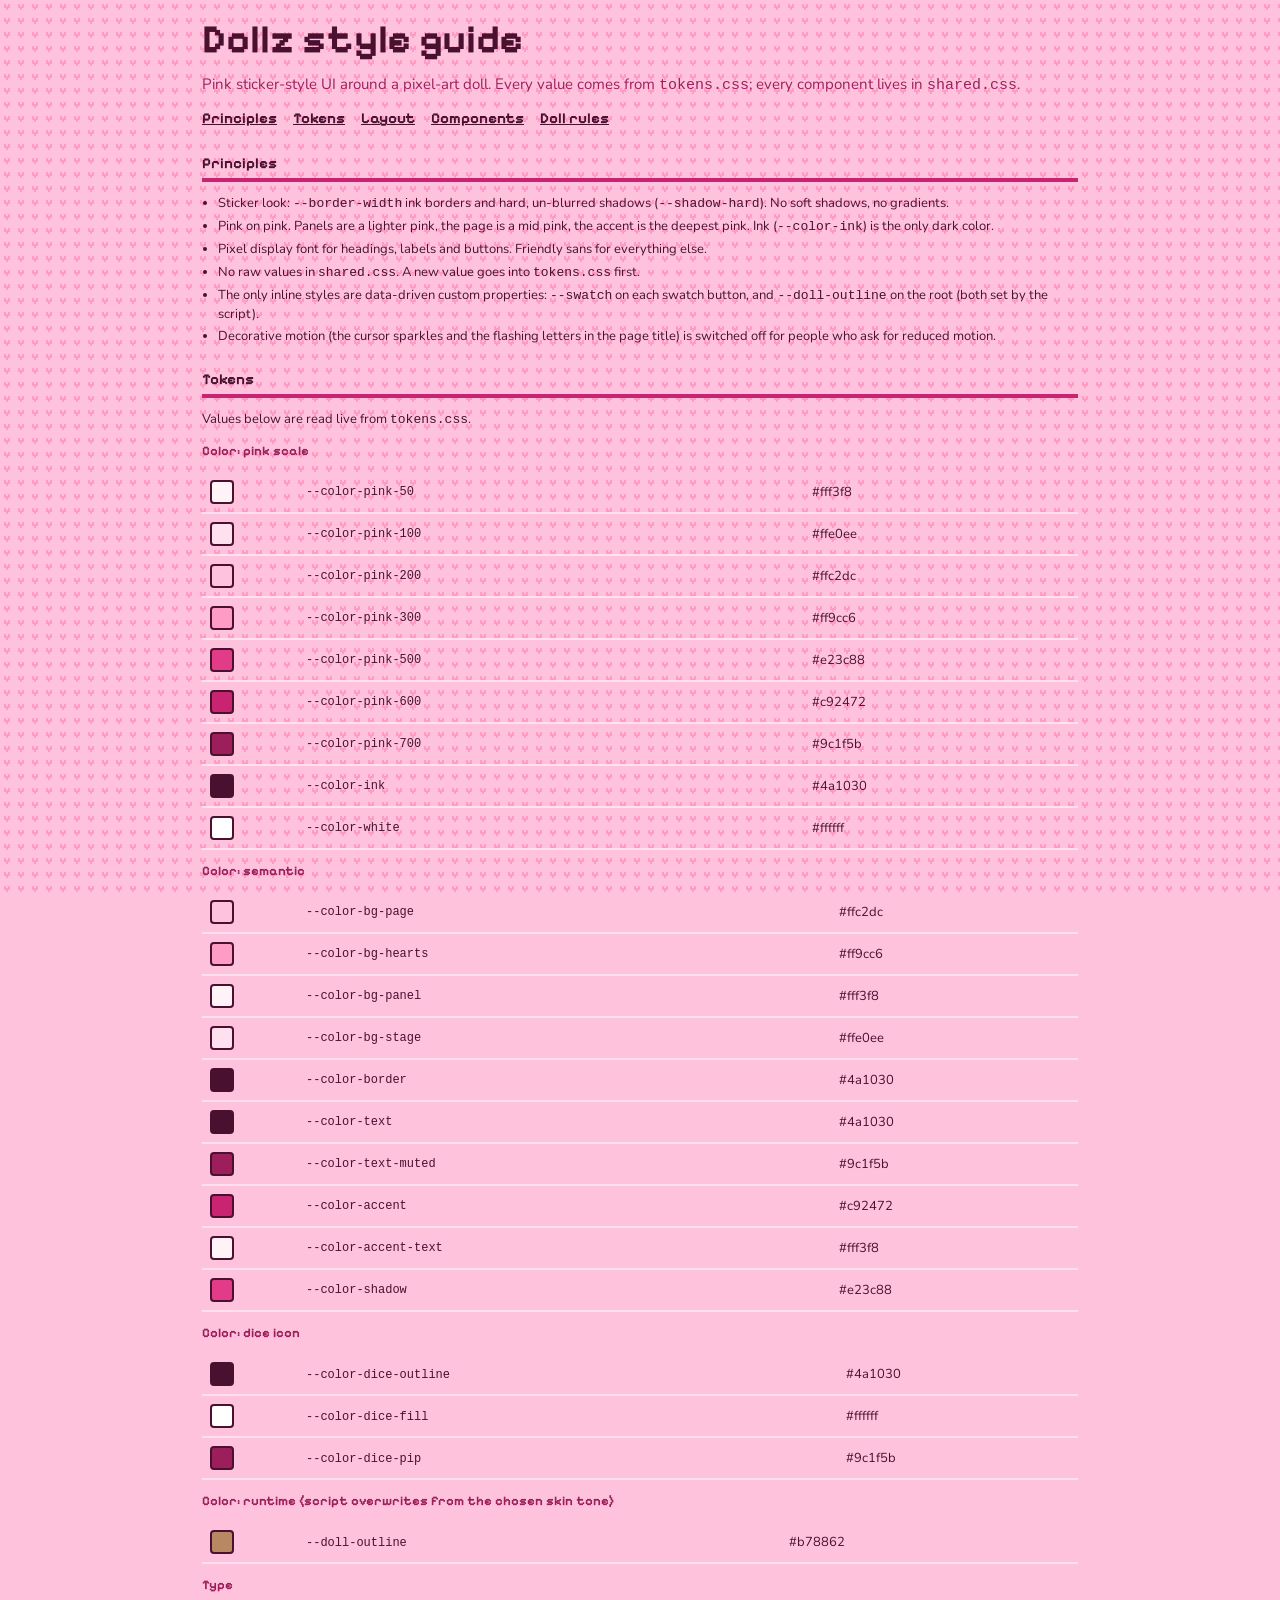
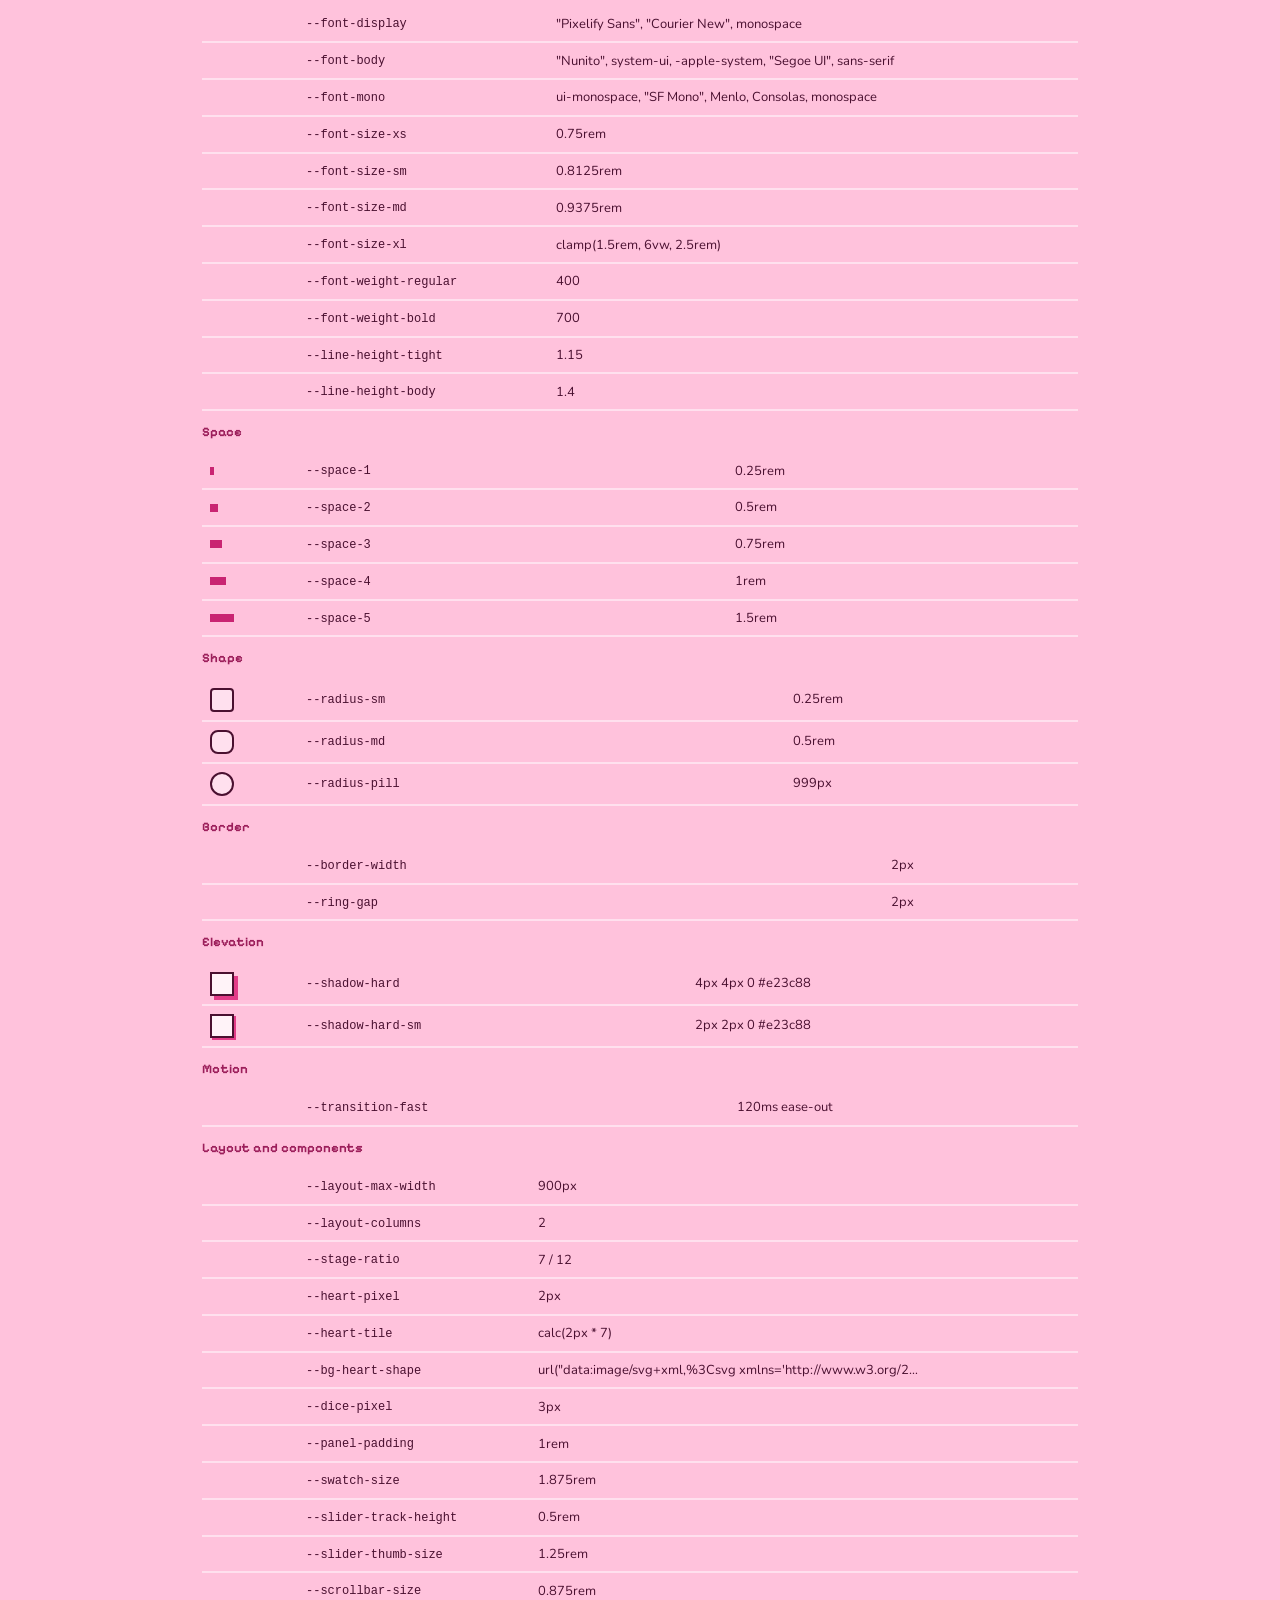
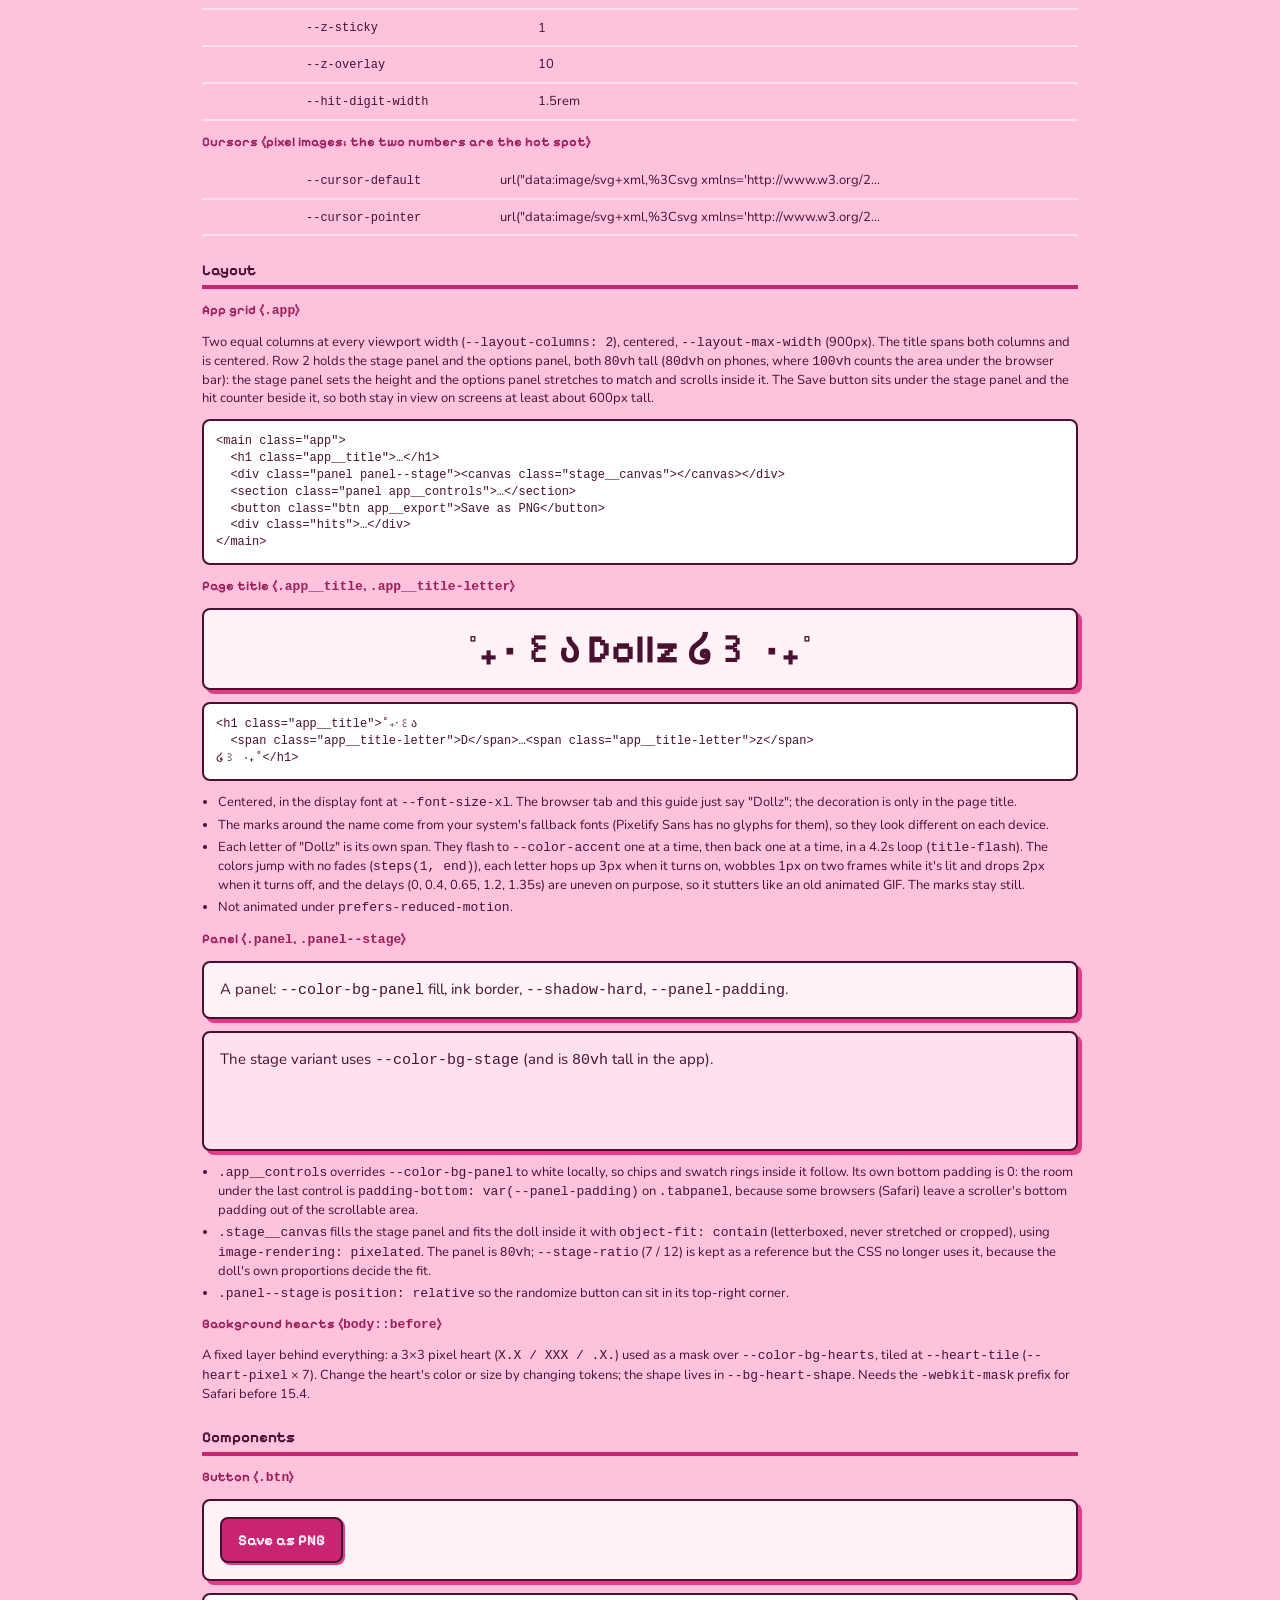
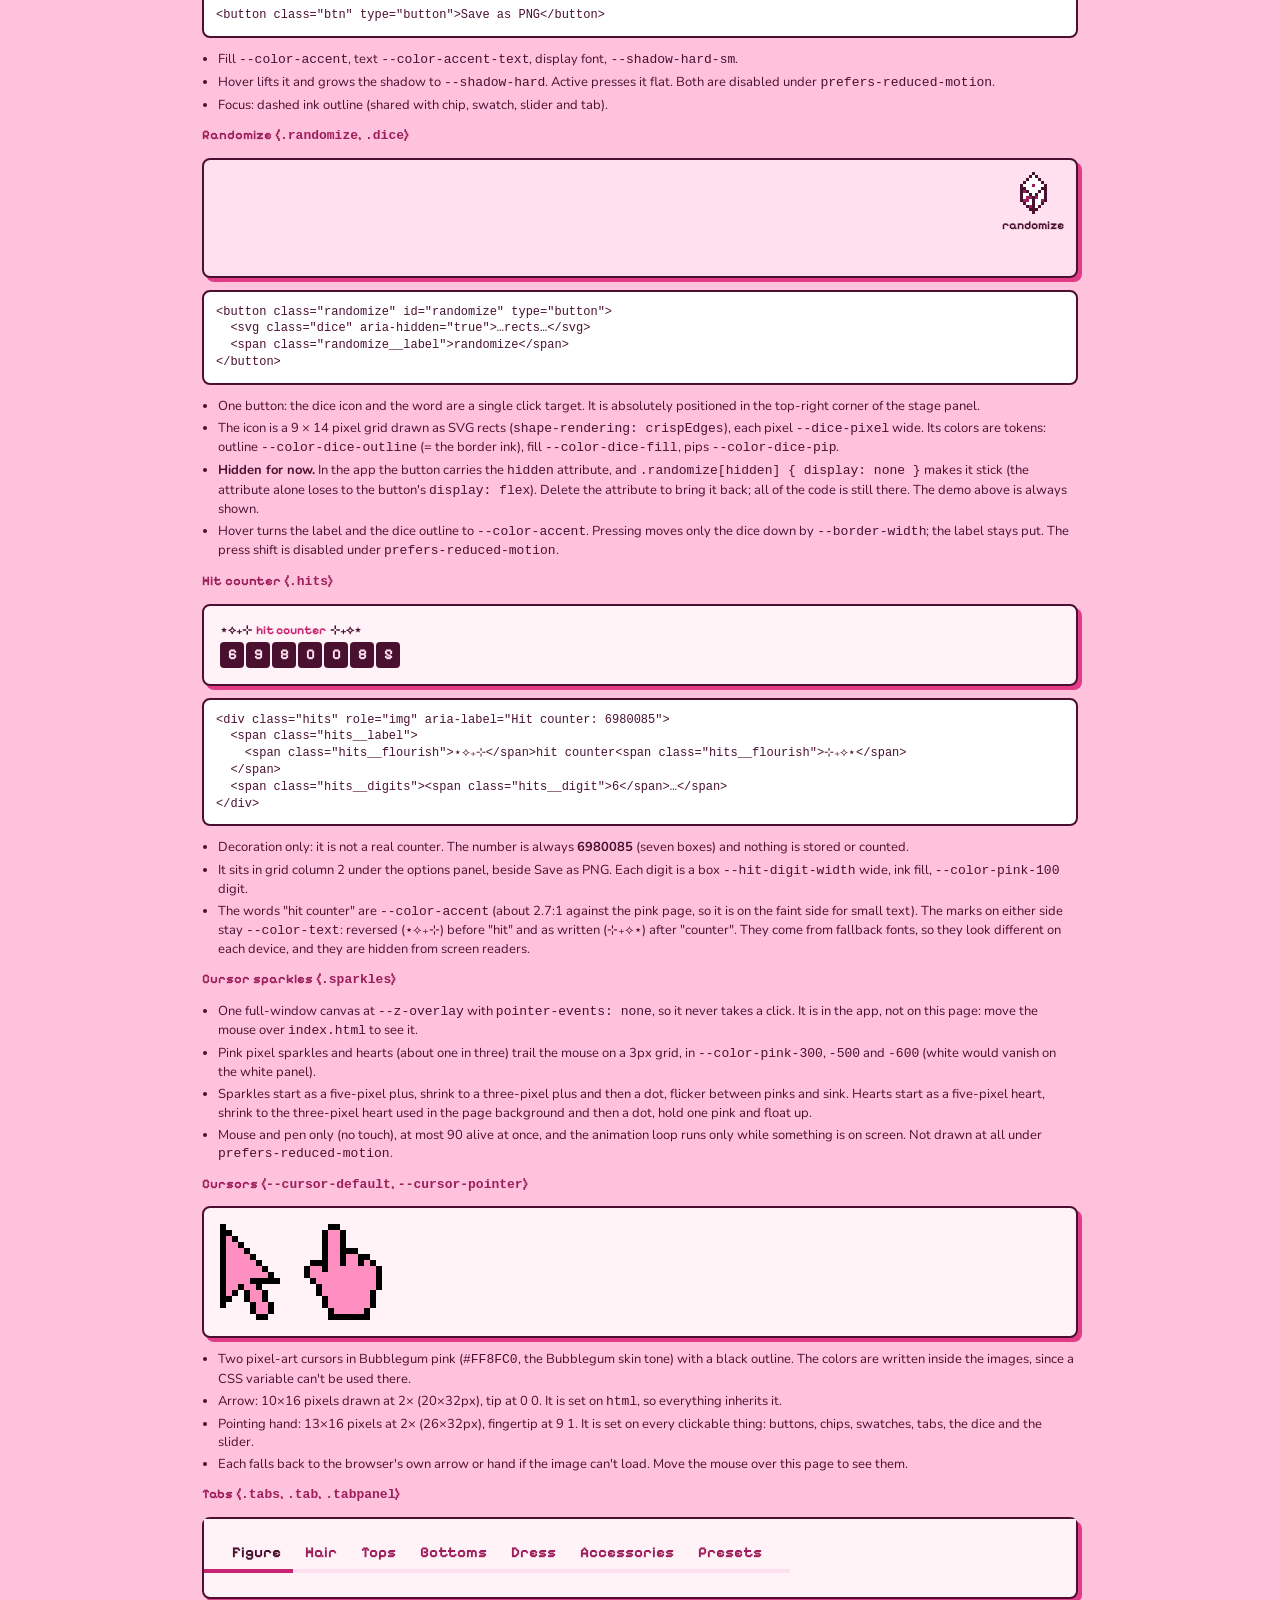
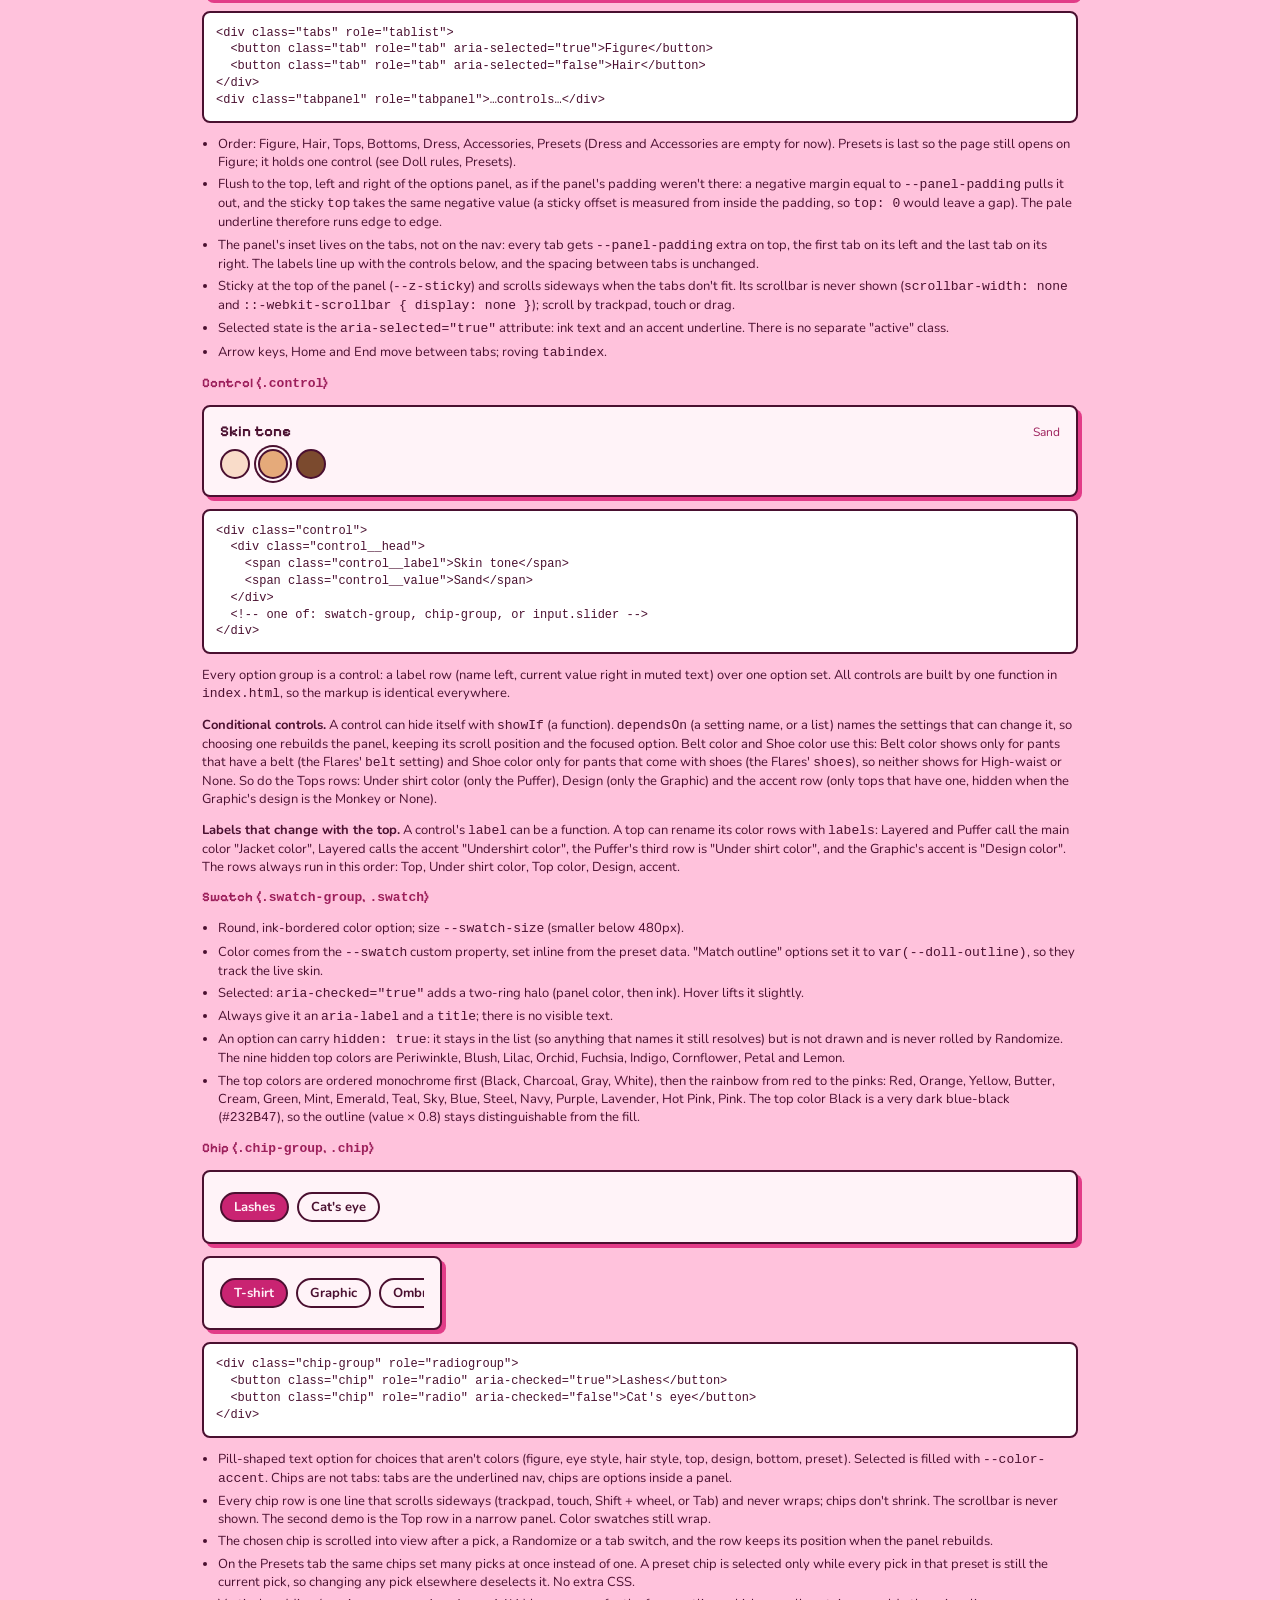
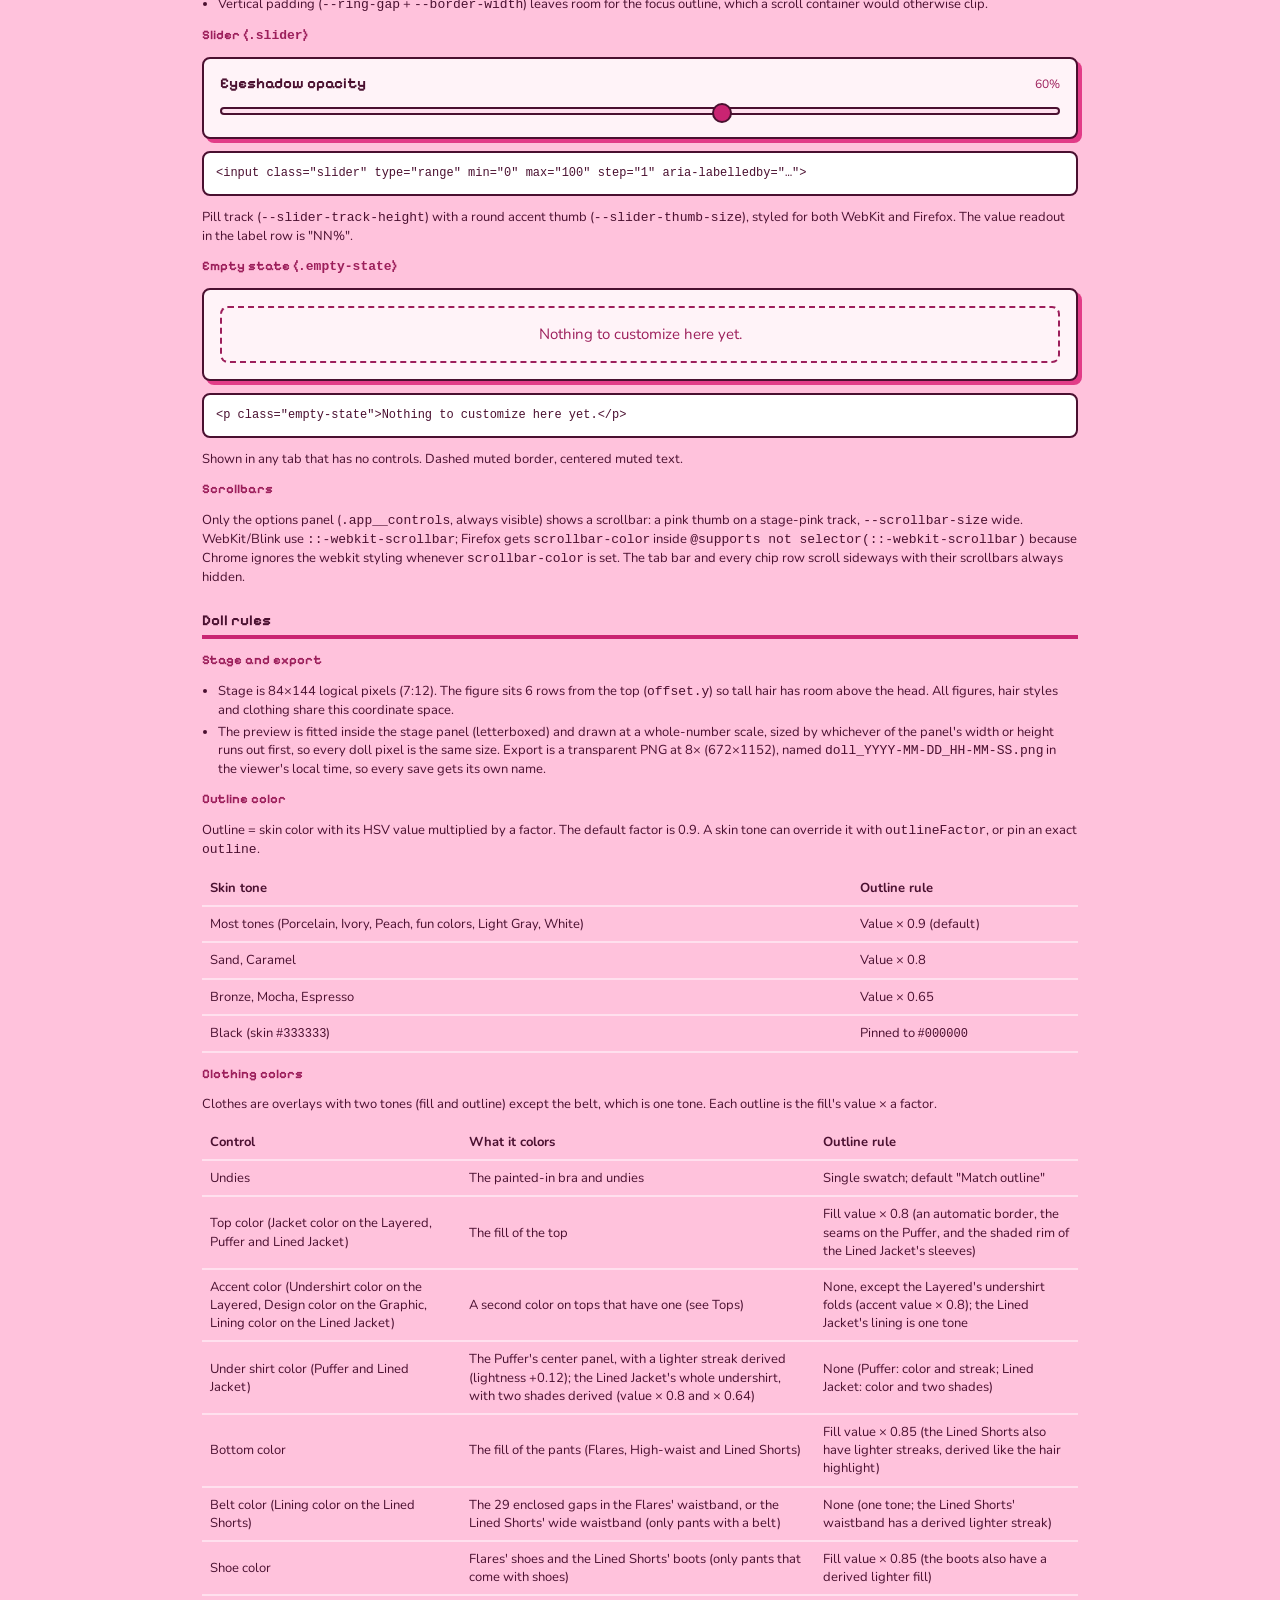
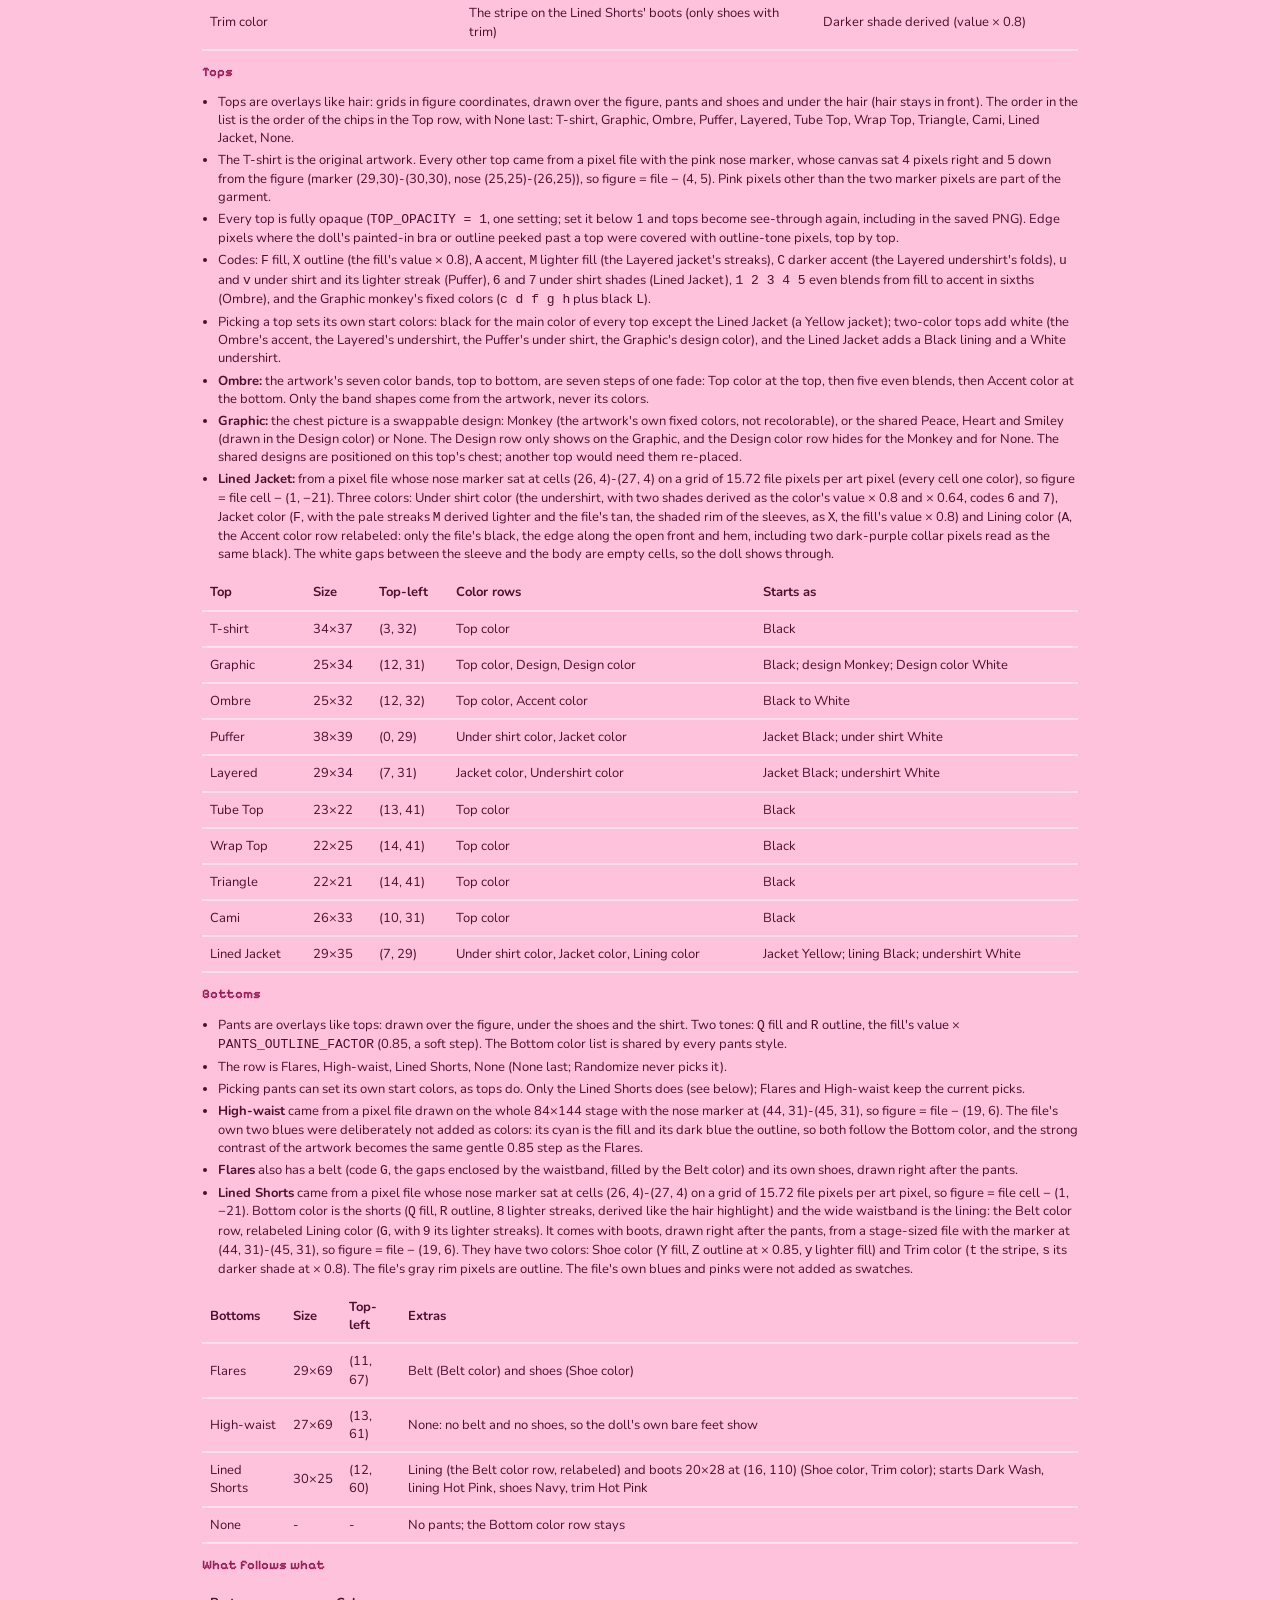
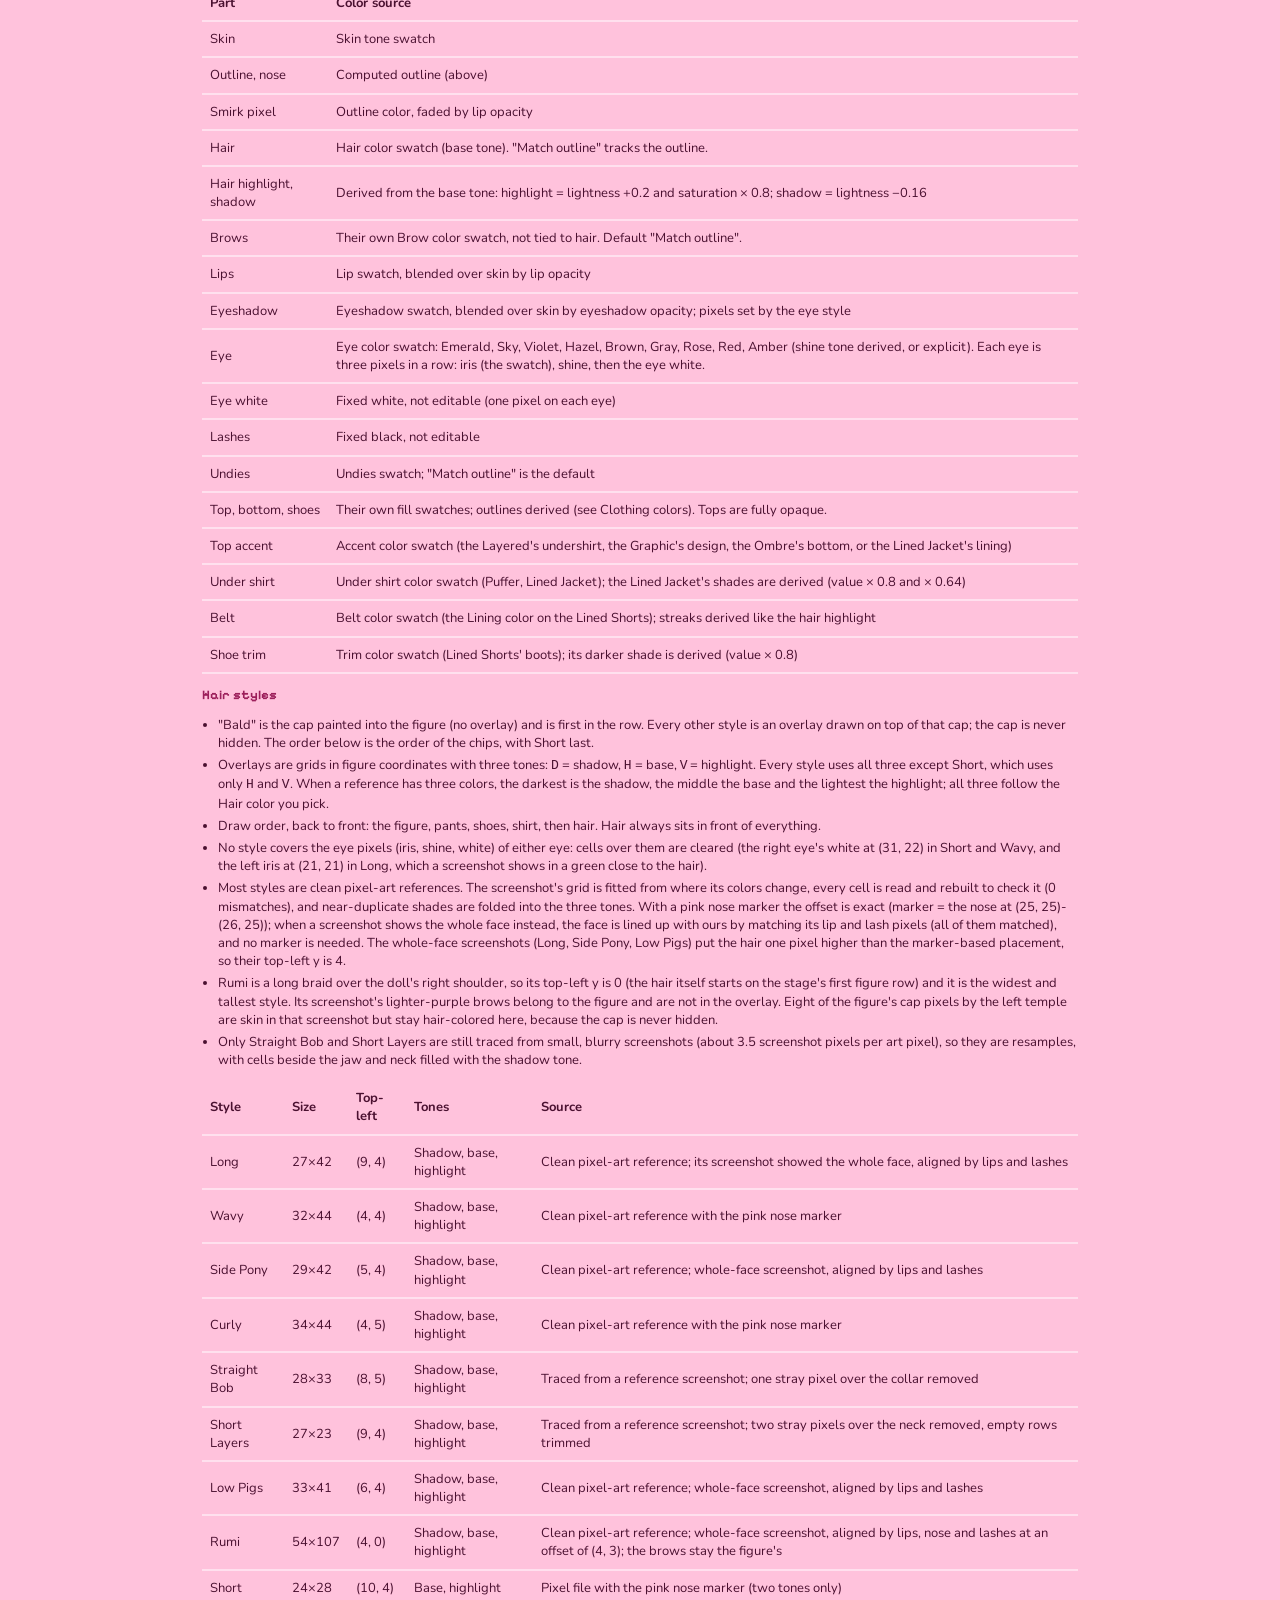
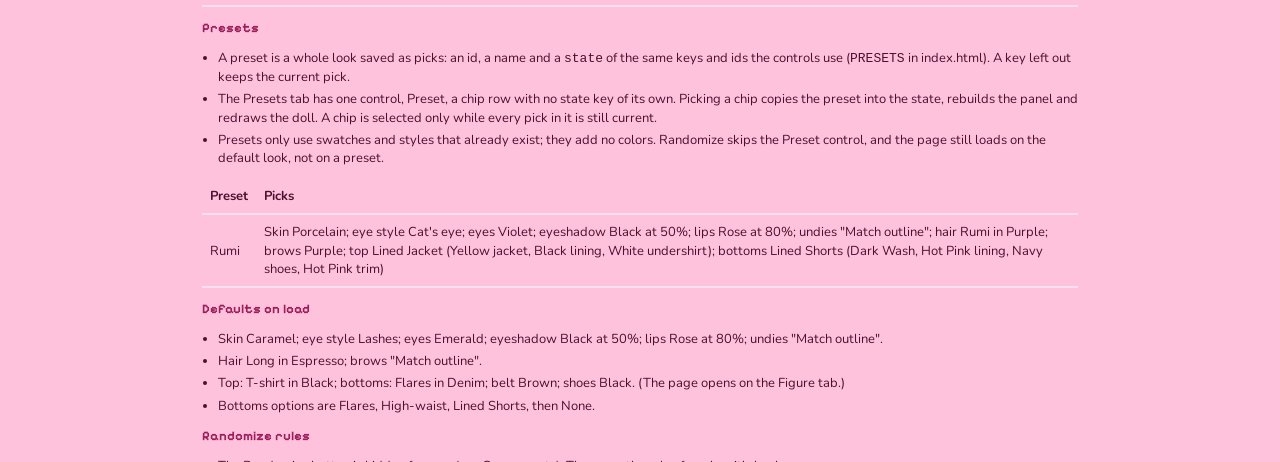
<file: style-guide.html>
<!DOCTYPE html>
<html lang="en">
<head>
  <meta charset="utf-8">
  <meta name="viewport" content="width=device-width, initial-scale=1">
  <title>Dollz — style guide</title>
  <link rel="preconnect" href="https://fonts.googleapis.com">
  <link rel="preconnect" href="https://fonts.gstatic.com" crossorigin>
  <link href="https://fonts.googleapis.com/css2?family=Nunito:wght@400;700&family=Pixelify+Sans:wght@400;700&display=swap" rel="stylesheet">
  <link rel="stylesheet" href="tokens.css">
  <link rel="stylesheet" href="shared.css">

  <!-- Style-guide-only presentation (sg- prefix). Not used by index.html.
       Tokens only, no raw values. -->
  <style>
    .sg {
      display: grid;
      gap: var(--space-5);
      width: 100%;
      max-width: var(--layout-max-width);
      margin-inline: auto;
      padding: var(--space-4) var(--space-3) var(--space-5);
    }

    .sg__title {
      margin: 0;
      font-family: var(--font-display);
      font-size: var(--font-size-xl);
      line-height: var(--line-height-tight);
    }

    .sg__lede {
      margin: 0;
      color: var(--color-text-muted);
    }

    .sg__toc {
      display: flex;
      flex-wrap: wrap;
      gap: var(--space-2) var(--space-4);
    }

    .sg__toc a {
      color: var(--color-text);
      font-family: var(--font-display);
      font-weight: var(--font-weight-bold);
    }

    .sg-section {
      display: grid;
      gap: var(--space-3);
    }

    .sg-section__title {
      margin: 0;
      padding-bottom: var(--space-1);
      font-family: var(--font-display);
      font-size: var(--font-size-md);
      border-bottom: calc(var(--border-width) * 2) solid var(--color-accent);
    }

    .sg-section__sub {
      margin: 0;
      font-family: var(--font-display);
      font-size: var(--font-size-sm);
      color: var(--color-text-muted);
    }

    .sg-note {
      margin: 0;
      font-size: var(--font-size-sm);
    }

    .sg-list {
      display: grid;
      gap: var(--space-1);
      margin: 0;
      padding-left: var(--space-4);
      font-size: var(--font-size-sm);
    }

    .sg-demo {
      display: grid;
      gap: var(--space-3);
    }

    .sg-code {
      margin: 0;
      padding: var(--space-3);
      overflow-x: auto;
      font-family: var(--font-mono);
      font-size: var(--font-size-xs);
      line-height: var(--line-height-body);
      background-color: var(--color-white);
      border: var(--border-width) solid var(--color-border);
      border-radius: var(--radius-md);
    }

    .sg-table {
      width: 100%;
      border-collapse: collapse;
      font-size: var(--font-size-sm);
    }

    .sg-table th,
    .sg-table td {
      padding: var(--space-2);
      text-align: left;
      vertical-align: middle;
      border-bottom: var(--border-width) solid var(--color-bg-stage);
    }

    .sg-table code {
      font-family: var(--font-mono);
      font-size: var(--font-size-xs);
    }

    .sg-preview {
      width: 6rem;
    }

    .sg-tile,
    .sg-box,
    .sg-shadow {
      width: var(--space-5);
      height: var(--space-5);
      border: var(--border-width) solid var(--color-border);
    }

    .sg-tile   { background-color: var(--sg-tile);  border-radius: var(--radius-sm); }
    .sg-box    { background-color: var(--color-bg-stage); border-radius: var(--sg-radius); }
    .sg-shadow { background-color: var(--color-bg-panel); box-shadow: var(--sg-shadow); }

    .sg-stage-demo {
      height: auto;                    /* .panel--stage is 80vh tall in the app; demos stay small */
      min-height: calc(var(--space-5) * 5);
    }

    .sg-narrow {
      max-width: calc(var(--space-5) * 10);
    }

    .sg-cursors {
      display: flex;
      gap: var(--space-5);
      align-items: flex-start;
    }

    .sg-cursor {
      background-image: var(--sg-cursor-img);
      background-repeat: no-repeat;
      background-size: contain;
      image-rendering: pixelated;
      height: calc(var(--space-5) * 4);
    }

    .sg-cursor--arrow { width: calc(var(--space-5) * 2.5); }
    .sg-cursor--hand  { width: calc(var(--space-5) * 3.25); }

    .sg-bar {
      height: var(--space-2);
      width: var(--sg-size);
      background-color: var(--color-accent);
    }
  </style>
</head>
<body>
  <main class="sg">
    <header class="sg-section">
      <h1 class="sg__title">Dollz style guide</h1>
      <p class="sg__lede">Pink sticker-style UI around a pixel-art doll. Every value comes from <code>tokens.css</code>; every component lives in <code>shared.css</code>.</p>
      <nav class="sg__toc" aria-label="Sections">
        <a href="#principles">Principles</a>
        <a href="#tokens">Tokens</a>
        <a href="#layout">Layout</a>
        <a href="#components">Components</a>
        <a href="#doll-rules">Doll rules</a>
      </nav>
    </header>

    <!-- ===================================================================
         PRINCIPLES
         =================================================================== -->
    <section class="sg-section" id="principles">
      <h2 class="sg-section__title">Principles</h2>
      <ul class="sg-list">
        <li>Sticker look: <code>--border-width</code> ink borders and hard, un-blurred shadows (<code>--shadow-hard</code>). No soft shadows, no gradients.</li>
        <li>Pink on pink. Panels are a lighter pink, the page is a mid pink, the accent is the deepest pink. Ink (<code>--color-ink</code>) is the only dark color.</li>
        <li>Pixel display font for headings, labels and buttons. Friendly sans for everything else.</li>
        <li>No raw values in <code>shared.css</code>. A new value goes into <code>tokens.css</code> first.</li>
        <li>The only inline styles are data-driven custom properties: <code>--swatch</code> on each swatch button, and <code>--doll-outline</code> on the root (both set by the script).</li>
        <li>Decorative motion (the cursor sparkles and the flashing letters in the page title) is switched off for people who ask for reduced motion.</li>
      </ul>
    </section>

    <!-- ===================================================================
         TOKENS (rendered from tokens.css so it can never drift)
         =================================================================== -->
    <section class="sg-section" id="tokens">
      <h2 class="sg-section__title">Tokens</h2>
      <p class="sg-note">Values below are read live from <code>tokens.css</code>.</p>
      <div class="sg-section" id="token-tables"></div>
    </section>

    <!-- ===================================================================
         LAYOUT
         =================================================================== -->
    <section class="sg-section" id="layout">
      <h2 class="sg-section__title">Layout</h2>

      <h3 class="sg-section__sub">App grid (<code>.app</code>)</h3>
      <p class="sg-note">Two equal columns at every viewport width (<code>--layout-columns: 2</code>), centered, <code>--layout-max-width</code> (900px). The title spans both columns and is centered. Row 2 holds the stage panel and the options panel, both <code>80vh</code> tall (<code>80dvh</code> on phones, where <code>100vh</code> counts the area under the browser bar): the stage panel sets the height and the options panel stretches to match and scrolls inside it. The Save button sits under the stage panel and the hit counter beside it, so both stay in view on screens at least about 600px tall.</p>
      <pre class="sg-code">&lt;main class="app"&gt;
  &lt;h1 class="app__title"&gt;…&lt;/h1&gt;
  &lt;div class="panel panel--stage"&gt;&lt;canvas class="stage__canvas"&gt;&lt;/canvas&gt;&lt;/div&gt;
  &lt;section class="panel app__controls"&gt;…&lt;/section&gt;
  &lt;button class="btn app__export"&gt;Save as PNG&lt;/button&gt;
  &lt;div class="hits"&gt;…&lt;/div&gt;
&lt;/main&gt;</pre>

      <h3 class="sg-section__sub">Page title (<code>.app__title</code>, <code>.app__title-letter</code>)</h3>
      <div class="sg-demo">
        <div class="panel">
          <h1 class="app__title">˚₊‧꒰ა <span class="app__title-letter">D</span><span class="app__title-letter">o</span><span class="app__title-letter">l</span><span class="app__title-letter">l</span><span class="app__title-letter">z</span> ໒꒱ ‧₊˚</h1>
        </div>
        <pre class="sg-code">&lt;h1 class="app__title"&gt;˚₊‧꒰ა
  &lt;span class="app__title-letter"&gt;D&lt;/span&gt;…&lt;span class="app__title-letter"&gt;z&lt;/span&gt;
໒꒱ ‧₊˚&lt;/h1&gt;</pre>
      </div>
      <ul class="sg-list">
        <li>Centered, in the display font at <code>--font-size-xl</code>. The browser tab and this guide just say "Dollz"; the decoration is only in the page title.</li>
        <li>The marks around the name come from your system's fallback fonts (Pixelify Sans has no glyphs for them), so they look different on each device.</li>
        <li>Each letter of "Dollz" is its own span. They flash to <code>--color-accent</code> one at a time, then back one at a time, in a 4.2s loop (<code>title-flash</code>). The colors jump with no fades (<code>steps(1, end)</code>), each letter hops up 3px when it turns on, wobbles 1px on two frames while it's lit and drops 2px when it turns off, and the delays (0, 0.4, 0.65, 1.2, 1.35s) are uneven on purpose, so it stutters like an old animated GIF. The marks stay still.</li>
        <li>Not animated under <code>prefers-reduced-motion</code>.</li>
      </ul>

      <h3 class="sg-section__sub">Panel (<code>.panel</code>, <code>.panel--stage</code>)</h3>
      <div class="sg-demo">
        <div class="panel">A panel: <code>--color-bg-panel</code> fill, ink border, <code>--shadow-hard</code>, <code>--panel-padding</code>.</div>
        <div class="panel panel--stage sg-stage-demo">The stage variant uses <code>--color-bg-stage</code> (and is <code>80vh</code> tall in the app).</div>
      </div>
      <ul class="sg-list">
        <li><code>.app__controls</code> overrides <code>--color-bg-panel</code> to white locally, so chips and swatch rings inside it follow. Its own bottom padding is 0: the room under the last control is <code>padding-bottom: var(--panel-padding)</code> on <code>.tabpanel</code>, because some browsers (Safari) leave a scroller's bottom padding out of the scrollable area.</li>
        <li><code>.stage__canvas</code> fills the stage panel and fits the doll inside it with <code>object-fit: contain</code> (letterboxed, never stretched or cropped), using <code>image-rendering: pixelated</code>. The panel is <code>80vh</code>; <code>--stage-ratio</code> (7 / 12) is kept as a reference but the CSS no longer uses it, because the doll's own proportions decide the fit.</li>
        <li><code>.panel--stage</code> is <code>position: relative</code> so the randomize button can sit in its top-right corner.</li>
      </ul>

      <h3 class="sg-section__sub">Background hearts (<code>body::before</code>)</h3>
      <p class="sg-note">A fixed layer behind everything: a 3×3 pixel heart (<code>X.X / XXX / .X.</code>) used as a mask over <code>--color-bg-hearts</code>, tiled at <code>--heart-tile</code> (<code>--heart-pixel</code> × 7). Change the heart's color or size by changing tokens; the shape lives in <code>--bg-heart-shape</code>. Needs the <code>-webkit-mask</code> prefix for Safari before 15.4.</p>
    </section>

    <!-- ===================================================================
         COMPONENTS
         =================================================================== -->
    <section class="sg-section" id="components">
      <h2 class="sg-section__title">Components</h2>

      <!-- Button -->
      <h3 class="sg-section__sub">Button (<code>.btn</code>)</h3>
      <div class="sg-demo">
        <div class="panel"><button class="btn" type="button">Save as PNG</button></div>
        <pre class="sg-code">&lt;button class="btn" type="button"&gt;Save as PNG&lt;/button&gt;</pre>
      </div>
      <ul class="sg-list">
        <li>Fill <code>--color-accent</code>, text <code>--color-accent-text</code>, display font, <code>--shadow-hard-sm</code>.</li>
        <li>Hover lifts it and grows the shadow to <code>--shadow-hard</code>. Active presses it flat. Both are disabled under <code>prefers-reduced-motion</code>.</li>
        <li>Focus: dashed ink outline (shared with chip, swatch, slider and tab).</li>
      </ul>

      <!-- Randomize -->
      <h3 class="sg-section__sub">Randomize (<code>.randomize</code>, <code>.dice</code>)</h3>
      <div class="sg-demo">
        <div class="panel panel--stage sg-stage-demo">
          <button class="randomize" type="button">
            <svg class="dice" viewBox="0 0 9 14" shape-rendering="crispEdges" aria-hidden="true" focusable="false"><rect x="4" y="0" width="1" height="1" class="dice__outline"/><rect x="3" y="1" width="1" height="1" class="dice__outline"/><rect x="4" y="1" width="1" height="1" class="dice__fill"/><rect x="5" y="1" width="1" height="1" class="dice__outline"/><rect x="2" y="2" width="1" height="1" class="dice__outline"/><rect x="3" y="2" width="3" height="1" class="dice__fill"/><rect x="6" y="2" width="1" height="1" class="dice__outline"/><rect x="1" y="3" width="1" height="1" class="dice__outline"/><rect x="2" y="3" width="5" height="1" class="dice__fill"/><rect x="7" y="3" width="1" height="1" class="dice__outline"/><rect x="0" y="4" width="1" height="1" class="dice__outline"/><rect x="1" y="4" width="3" height="1" class="dice__fill"/><rect x="4" y="4" width="1" height="1" class="dice__pip"/><rect x="5" y="4" width="3" height="1" class="dice__fill"/><rect x="8" y="4" width="1" height="1" class="dice__outline"/><rect x="0" y="5" width="2" height="1" class="dice__outline"/><rect x="2" y="5" width="5" height="1" class="dice__fill"/><rect x="7" y="5" width="2" height="1" class="dice__outline"/><rect x="0" y="6" width="1" height="1" class="dice__outline"/><rect x="1" y="6" width="1" height="1" class="dice__pip"/><rect x="2" y="6" width="1" height="1" class="dice__outline"/><rect x="3" y="6" width="3" height="1" class="dice__fill"/><rect x="6" y="6" width="1" height="1" class="dice__outline"/><rect x="7" y="6" width="1" height="1" class="dice__fill"/><rect x="8" y="6" width="1" height="1" class="dice__outline"/><rect x="0" y="7" width="1" height="1" class="dice__outline"/><rect x="1" y="7" width="2" height="1" class="dice__fill"/><rect x="3" y="7" width="1" height="1" class="dice__outline"/><rect x="4" y="7" width="1" height="1" class="dice__fill"/><rect x="5" y="7" width="1" height="1" class="dice__outline"/><rect x="6" y="7" width="2" height="1" class="dice__fill"/><rect x="8" y="7" width="1" height="1" class="dice__outline"/><rect x="0" y="8" width="1" height="1" class="dice__outline"/><rect x="1" y="8" width="1" height="1" class="dice__fill"/><rect x="2" y="8" width="2" height="1" class="dice__pip"/><rect x="4" y="8" width="1" height="1" class="dice__outline"/><rect x="5" y="8" width="1" height="1" class="dice__pip"/><rect x="6" y="8" width="2" height="1" class="dice__fill"/><rect x="8" y="8" width="1" height="1" class="dice__outline"/><rect x="0" y="9" width="1" height="1" class="dice__outline"/><rect x="1" y="9" width="2" height="1" class="dice__pip"/><rect x="3" y="9" width="1" height="1" class="dice__fill"/><rect x="4" y="9" width="1" height="1" class="dice__outline"/><rect x="5" y="9" width="2" height="1" class="dice__fill"/><rect x="7" y="9" width="1" height="1" class="dice__pip"/><rect x="8" y="9" width="1" height="1" class="dice__outline"/><rect x="1" y="10" width="1" height="1" class="dice__outline"/><rect x="2" y="10" width="2" height="1" class="dice__fill"/><rect x="4" y="10" width="1" height="1" class="dice__outline"/><rect x="5" y="10" width="2" height="1" class="dice__fill"/><rect x="7" y="10" width="1" height="1" class="dice__outline"/><rect x="2" y="11" width="1" height="1" class="dice__outline"/><rect x="3" y="11" width="1" height="1" class="dice__pip"/><rect x="4" y="11" width="1" height="1" class="dice__outline"/><rect x="5" y="11" width="1" height="1" class="dice__fill"/><rect x="6" y="11" width="1" height="1" class="dice__outline"/><rect x="3" y="12" width="3" height="1" class="dice__outline"/><rect x="4" y="13" width="1" height="1" class="dice__outline"/></svg>
            <span class="randomize__label">randomize</span>
          </button>
        </div>
        <pre class="sg-code">&lt;button class="randomize" id="randomize" type="button"&gt;
  &lt;svg class="dice" aria-hidden="true"&gt;…rects…&lt;/svg&gt;
  &lt;span class="randomize__label"&gt;randomize&lt;/span&gt;
&lt;/button&gt;</pre>
      </div>
      <ul class="sg-list">
        <li>One button: the dice icon and the word are a single click target. It is absolutely positioned in the top-right corner of the stage panel.</li>
        <li>The icon is a 9 × 14 pixel grid drawn as SVG rects (<code>shape-rendering: crispEdges</code>), each pixel <code>--dice-pixel</code> wide. Its colors are tokens: outline <code>--color-dice-outline</code> (= the border ink), fill <code>--color-dice-fill</code>, pips <code>--color-dice-pip</code>.</li>
        <li><strong>Hidden for now.</strong> In the app the button carries the <code>hidden</code> attribute, and <code>.randomize[hidden] { display: none }</code> makes it stick (the attribute alone loses to the button's <code>display: flex</code>). Delete the attribute to bring it back; all of the code is still there. The demo above is always shown.</li>
        <li>Hover turns the label and the dice outline to <code>--color-accent</code>. Pressing moves only the dice down by <code>--border-width</code>; the label stays put. The press shift is disabled under <code>prefers-reduced-motion</code>.</li>
      </ul>

      <!-- Hit counter -->
      <h3 class="sg-section__sub">Hit counter (<code>.hits</code>)</h3>
      <div class="sg-demo">
        <div class="panel">
          <div class="hits" role="img" aria-label="Hit counter: 6980085">
            <span class="hits__label"><span class="hits__flourish" aria-hidden="true">⋆⟡₊⊹</span>hit counter<span class="hits__flourish" aria-hidden="true">⊹₊⟡⋆</span></span>
            <span class="hits__digits" aria-hidden="true"><span class="hits__digit">6</span><span class="hits__digit">9</span><span class="hits__digit">8</span><span class="hits__digit">0</span><span class="hits__digit">0</span><span class="hits__digit">8</span><span class="hits__digit">5</span></span>
          </div>
        </div>
        <pre class="sg-code">&lt;div class="hits" role="img" aria-label="Hit counter: 6980085"&gt;
  &lt;span class="hits__label"&gt;
    &lt;span class="hits__flourish"&gt;⋆⟡₊⊹&lt;/span&gt;hit counter&lt;span class="hits__flourish"&gt;⊹₊⟡⋆&lt;/span&gt;
  &lt;/span&gt;
  &lt;span class="hits__digits"&gt;&lt;span class="hits__digit"&gt;6&lt;/span&gt;…&lt;/span&gt;
&lt;/div&gt;</pre>
      </div>
      <ul class="sg-list">
        <li>Decoration only: it is not a real counter. The number is always <strong>6980085</strong> (seven boxes) and nothing is stored or counted.</li>
        <li>It sits in grid column 2 under the options panel, beside Save as PNG. Each digit is a box <code>--hit-digit-width</code> wide, ink fill, <code>--color-pink-100</code> digit.</li>
        <li>The words "hit counter" are <code>--color-accent</code> (about 2.7:1 against the pink page, so it is on the faint side for small text). The marks on either side stay <code>--color-text</code>: reversed (<code>⋆⟡₊⊹</code>) before "hit" and as written (<code>⊹₊⟡⋆</code>) after "counter". They come from fallback fonts, so they look different on each device, and they are hidden from screen readers.</li>
      </ul>

      <!-- Cursor sparkles -->
      <h3 class="sg-section__sub">Cursor sparkles (<code>.sparkles</code>)</h3>
      <ul class="sg-list">
        <li>One full-window canvas at <code>--z-overlay</code> with <code>pointer-events: none</code>, so it never takes a click. It is in the app, not on this page: move the mouse over <code>index.html</code> to see it.</li>
        <li>Pink pixel sparkles and hearts (about one in three) trail the mouse on a 3px grid, in <code>--color-pink-300</code>, <code>-500</code> and <code>-600</code> (white would vanish on the white panel).</li>
        <li>Sparkles start as a five-pixel plus, shrink to a three-pixel plus and then a dot, flicker between pinks and sink. Hearts start as a five-pixel heart, shrink to the three-pixel heart used in the page background and then a dot, hold one pink and float up.</li>
        <li>Mouse and pen only (no touch), at most 90 alive at once, and the animation loop runs only while something is on screen. Not drawn at all under <code>prefers-reduced-motion</code>.</li>
      </ul>

      <!-- Cursors -->
      <h3 class="sg-section__sub">Cursors (<code>--cursor-default</code>, <code>--cursor-pointer</code>)</h3>
      <div class="sg-demo">
        <div class="panel sg-cursors">
          <div class="sg-cursor sg-cursor--arrow" id="sg-cursor-arrow" role="img" aria-label="Arrow cursor"></div>
          <div class="sg-cursor sg-cursor--hand" id="sg-cursor-hand" role="img" aria-label="Pointing-hand cursor"></div>
        </div>
      </div>
      <ul class="sg-list">
        <li>Two pixel-art cursors in Bubblegum pink (<code>#FF8FC0</code>, the Bubblegum skin tone) with a black outline. The colors are written inside the images, since a CSS variable can't be used there.</li>
        <li>Arrow: 10×16 pixels drawn at 2× (20×32px), tip at 0 0. It is set on <code>html</code>, so everything inherits it.</li>
        <li>Pointing hand: 13×16 pixels at 2× (26×32px), fingertip at 9 1. It is set on every clickable thing: buttons, chips, swatches, tabs, the dice and the slider.</li>
        <li>Each falls back to the browser's own arrow or hand if the image can't load. Move the mouse over this page to see them.</li>
      </ul>

      <!-- Tabs -->
      <h3 class="sg-section__sub">Tabs (<code>.tabs</code>, <code>.tab</code>, <code>.tabpanel</code>)</h3>
      <div class="sg-demo">
        <div class="panel">
          <div class="tabs" role="tablist" aria-label="Categories">
            <button class="tab" type="button" role="tab" aria-selected="true">Figure</button>
            <button class="tab" type="button" role="tab" aria-selected="false">Hair</button>
            <button class="tab" type="button" role="tab" aria-selected="false">Tops</button>
            <button class="tab" type="button" role="tab" aria-selected="false">Bottoms</button>
            <button class="tab" type="button" role="tab" aria-selected="false">Dress</button>
            <button class="tab" type="button" role="tab" aria-selected="false">Accessories</button>
            <button class="tab" type="button" role="tab" aria-selected="false">Presets</button>
          </div>
        </div>
        <pre class="sg-code">&lt;div class="tabs" role="tablist"&gt;
  &lt;button class="tab" role="tab" aria-selected="true"&gt;Figure&lt;/button&gt;
  &lt;button class="tab" role="tab" aria-selected="false"&gt;Hair&lt;/button&gt;
&lt;/div&gt;
&lt;div class="tabpanel" role="tabpanel"&gt;…controls…&lt;/div&gt;</pre>
      </div>
      <ul class="sg-list">
        <li>Order: Figure, Hair, Tops, Bottoms, Dress, Accessories, Presets (Dress and Accessories are empty for now). Presets is last so the page still opens on Figure; it holds one control (see Doll rules, Presets).</li>
        <li>Flush to the top, left and right of the options panel, as if the panel's padding weren't there: a negative margin equal to <code>--panel-padding</code> pulls it out, and the sticky <code>top</code> takes the same negative value (a sticky offset is measured from inside the padding, so <code>top: 0</code> would leave a gap). The pale underline therefore runs edge to edge.</li>
        <li>The panel's inset lives on the tabs, not on the nav: every tab gets <code>--panel-padding</code> extra on top, the first tab on its left and the last tab on its right. The labels line up with the controls below, and the spacing between tabs is unchanged.</li>
        <li>Sticky at the top of the panel (<code>--z-sticky</code>) and scrolls sideways when the tabs don't fit. Its scrollbar is never shown (<code>scrollbar-width: none</code> and <code>::-webkit-scrollbar { display: none }</code>); scroll by trackpad, touch or drag.</li>
        <li>Selected state is the <code>aria-selected="true"</code> attribute: ink text and an accent underline. There is no separate "active" class.</li>
        <li>Arrow keys, Home and End move between tabs; roving <code>tabindex</code>.</li>
      </ul>

      <!-- Control -->
      <h3 class="sg-section__sub">Control (<code>.control</code>)</h3>
      <div class="sg-demo">
        <div class="panel">
          <div class="control">
            <div class="control__head">
              <span class="control__label">Skin tone</span>
              <span class="control__value">Sand</span>
            </div>
            <div class="swatch-group" role="radiogroup" aria-label="Skin tone">
              <button class="swatch" type="button" role="radio" aria-checked="false" aria-label="Porcelain" title="Porcelain" style="--swatch:#F9DCC9"></button>
              <button class="swatch" type="button" role="radio" aria-checked="true" aria-label="Sand" title="Sand" style="--swatch:#E5AA7A"></button>
              <button class="swatch" type="button" role="radio" aria-checked="false" aria-label="Mocha" title="Mocha" style="--swatch:#7B4A2E"></button>
            </div>
          </div>
        </div>
        <pre class="sg-code">&lt;div class="control"&gt;
  &lt;div class="control__head"&gt;
    &lt;span class="control__label"&gt;Skin tone&lt;/span&gt;
    &lt;span class="control__value"&gt;Sand&lt;/span&gt;
  &lt;/div&gt;
  &lt;!-- one of: swatch-group, chip-group, or input.slider --&gt;
&lt;/div&gt;</pre>
      </div>
      <p class="sg-note">Every option group is a control: a label row (name left, current value right in muted text) over one option set. All controls are built by one function in <code>index.html</code>, so the markup is identical everywhere.</p>
      <p class="sg-note"><strong>Conditional controls.</strong> A control can hide itself with <code>showIf</code> (a function). <code>dependsOn</code> (a setting name, or a list) names the settings that can change it, so choosing one rebuilds the panel, keeping its scroll position and the focused option. Belt color and Shoe color use this: Belt color shows only for pants that have a belt (the Flares' <code>belt</code> setting) and Shoe color only for pants that come with shoes (the Flares' <code>shoes</code>), so neither shows for High-waist or None. So do the Tops rows: Under shirt color (only the Puffer), Design (only the Graphic) and the accent row (only tops that have one, hidden when the Graphic's design is the Monkey or None).</p>
      <p class="sg-note"><strong>Labels that change with the top.</strong> A control's <code>label</code> can be a function. A top can rename its color rows with <code>labels</code>: Layered and Puffer call the main color "Jacket color", Layered calls the accent "Undershirt color", the Puffer's third row is "Under shirt color", and the Graphic's accent is "Design color". The rows always run in this order: Top, Under shirt color, Top color, Design, accent.</p>

      <!-- Swatch -->
      <h3 class="sg-section__sub">Swatch (<code>.swatch-group</code>, <code>.swatch</code>)</h3>
      <ul class="sg-list">
        <li>Round, ink-bordered color option; size <code>--swatch-size</code> (smaller below 480px).</li>
        <li>Color comes from the <code>--swatch</code> custom property, set inline from the preset data. "Match outline" options set it to <code>var(--doll-outline)</code>, so they track the live skin.</li>
        <li>Selected: <code>aria-checked="true"</code> adds a two-ring halo (panel color, then ink). Hover lifts it slightly.</li>
        <li>Always give it an <code>aria-label</code> and a <code>title</code>; there is no visible text.</li>
        <li>An option can carry <code>hidden: true</code>: it stays in the list (so anything that names it still resolves) but is not drawn and is never rolled by Randomize. The nine hidden top colors are Periwinkle, Blush, Lilac, Orchid, Fuchsia, Indigo, Cornflower, Petal and Lemon.</li>
        <li>The top colors are ordered monochrome first (Black, Charcoal, Gray, White), then the rainbow from red to the pinks: Red, Orange, Yellow, Butter, Cream, Green, Mint, Emerald, Teal, Sky, Blue, Steel, Navy, Purple, Lavender, Hot Pink, Pink. The top color Black is a very dark blue-black (<code>#232B47</code>), so the outline (value × 0.8) stays distinguishable from the fill.</li>
      </ul>

      <!-- Chip -->
      <h3 class="sg-section__sub">Chip (<code>.chip-group</code>, <code>.chip</code>)</h3>
      <div class="sg-demo">
        <div class="panel">
          <div class="chip-group" role="radiogroup" aria-label="Eye style">
            <button class="chip" type="button" role="radio" aria-checked="true">Lashes</button>
            <button class="chip" type="button" role="radio" aria-checked="false">Cat's eye</button>
          </div>
        </div>
        <div class="panel sg-narrow">
          <div class="chip-group" role="radiogroup" aria-label="Top">
            <button class="chip" type="button" role="radio" aria-checked="true">T-shirt</button>
            <button class="chip" type="button" role="radio" aria-checked="false">Graphic</button>
            <button class="chip" type="button" role="radio" aria-checked="false">Ombre</button>
            <button class="chip" type="button" role="radio" aria-checked="false">Puffer</button>
            <button class="chip" type="button" role="radio" aria-checked="false">Layered</button>
            <button class="chip" type="button" role="radio" aria-checked="false">Tube Top</button>
            <button class="chip" type="button" role="radio" aria-checked="false">Wrap Top</button>
            <button class="chip" type="button" role="radio" aria-checked="false">Triangle</button>
            <button class="chip" type="button" role="radio" aria-checked="false">Cami</button>
            <button class="chip" type="button" role="radio" aria-checked="false">Lined Jacket</button>
            <button class="chip" type="button" role="radio" aria-checked="false">None</button>
          </div>
        </div>
        <pre class="sg-code">&lt;div class="chip-group" role="radiogroup"&gt;
  &lt;button class="chip" role="radio" aria-checked="true"&gt;Lashes&lt;/button&gt;
  &lt;button class="chip" role="radio" aria-checked="false"&gt;Cat's eye&lt;/button&gt;
&lt;/div&gt;</pre>
      </div>
      <ul class="sg-list">
        <li>Pill-shaped text option for choices that aren't colors (figure, eye style, hair style, top, design, bottom, preset). Selected is filled with <code>--color-accent</code>. Chips are not tabs: tabs are the underlined nav, chips are options inside a panel.</li>
        <li>Every chip row is one line that scrolls sideways (trackpad, touch, Shift + wheel, or Tab) and never wraps; chips don't shrink. The scrollbar is never shown. The second demo is the Top row in a narrow panel. Color swatches still wrap.</li>
        <li>The chosen chip is scrolled into view after a pick, a Randomize or a tab switch, and the row keeps its position when the panel rebuilds.</li>
        <li>On the Presets tab the same chips set many picks at once instead of one. A preset chip is selected only while every pick in that preset is still the current pick, so changing any pick elsewhere deselects it. No extra CSS.</li>
        <li>Vertical padding (<code>--ring-gap</code> + <code>--border-width</code>) leaves room for the focus outline, which a scroll container would otherwise clip.</li>
      </ul>

      <!-- Slider -->
      <h3 class="sg-section__sub">Slider (<code>.slider</code>)</h3>
      <div class="sg-demo">
        <div class="panel">
          <div class="control">
            <div class="control__head">
              <span class="control__label" id="sg-slider-label">Eyeshadow opacity</span>
              <span class="control__value">60%</span>
            </div>
            <input class="slider" type="range" min="0" max="100" step="1" value="60" aria-labelledby="sg-slider-label">
          </div>
        </div>
        <pre class="sg-code">&lt;input class="slider" type="range" min="0" max="100" step="1" aria-labelledby="…"&gt;</pre>
      </div>
      <p class="sg-note">Pill track (<code>--slider-track-height</code>) with a round accent thumb (<code>--slider-thumb-size</code>), styled for both WebKit and Firefox. The value readout in the label row is "NN%".</p>

      <!-- Empty state -->
      <h3 class="sg-section__sub">Empty state (<code>.empty-state</code>)</h3>
      <div class="sg-demo">
        <div class="panel"><p class="empty-state">Nothing to customize here yet.</p></div>
        <pre class="sg-code">&lt;p class="empty-state"&gt;Nothing to customize here yet.&lt;/p&gt;</pre>
      </div>
      <p class="sg-note">Shown in any tab that has no controls. Dashed muted border, centered muted text.</p>

      <!-- Scrollbars -->
      <h3 class="sg-section__sub">Scrollbars</h3>
      <p class="sg-note">Only the options panel (<code>.app__controls</code>, always visible) shows a scrollbar: a pink thumb on a stage-pink track, <code>--scrollbar-size</code> wide. WebKit/Blink use <code>::-webkit-scrollbar</code>; Firefox gets <code>scrollbar-color</code> inside <code>@supports not selector(::-webkit-scrollbar)</code> because Chrome ignores the webkit styling whenever <code>scrollbar-color</code> is set. The tab bar and every chip row scroll sideways with their scrollbars always hidden.</p>
    </section>

    <!-- ===================================================================
         DOLL RULES (behavior that affects how the UI looks)
         =================================================================== -->
    <section class="sg-section" id="doll-rules">
      <h2 class="sg-section__title">Doll rules</h2>

      <h3 class="sg-section__sub">Stage and export</h3>
      <ul class="sg-list">
        <li>Stage is 84×144 logical pixels (7:12). The figure sits 6 rows from the top (<code>offset.y</code>) so tall hair has room above the head. All figures, hair styles and clothing share this coordinate space.</li>
        <li>The preview is fitted inside the stage panel (letterboxed) and drawn at a whole-number scale, sized by whichever of the panel's width or height runs out first, so every doll pixel is the same size. Export is a transparent PNG at 8× (672×1152), named <code>doll_YYYY-MM-DD_HH-MM-SS.png</code> in the viewer's local time, so every save gets its own name.</li>
      </ul>

      <h3 class="sg-section__sub">Outline color</h3>
      <p class="sg-note">Outline = skin color with its HSV value multiplied by a factor. The default factor is 0.9. A skin tone can override it with <code>outlineFactor</code>, or pin an exact <code>outline</code>.</p>
      <table class="sg-table">
        <thead><tr><th>Skin tone</th><th>Outline rule</th></tr></thead>
        <tbody>
          <tr><td>Most tones (Porcelain, Ivory, Peach, fun colors, Light Gray, White)</td><td>Value × 0.9 (default)</td></tr>
          <tr><td>Sand, Caramel</td><td>Value × 0.8</td></tr>
          <tr><td>Bronze, Mocha, Espresso</td><td>Value × 0.65</td></tr>
          <tr><td>Black (skin <code>#333333</code>)</td><td>Pinned to <code>#000000</code></td></tr>
        </tbody>
      </table>

      <h3 class="sg-section__sub">Clothing colors</h3>
      <p class="sg-note">Clothes are overlays with two tones (fill and outline) except the belt, which is one tone. Each outline is the fill's value × a factor.</p>
      <table class="sg-table">
        <thead><tr><th>Control</th><th>What it colors</th><th>Outline rule</th></tr></thead>
        <tbody>
          <tr><td>Undies</td><td>The painted-in bra and undies</td><td>Single swatch; default "Match outline"</td></tr>
          <tr><td>Top color (Jacket color on the Layered, Puffer and Lined Jacket)</td><td>The fill of the top</td><td>Fill value × 0.8 (an automatic border, the seams on the Puffer, and the shaded rim of the Lined Jacket's sleeves)</td></tr>
          <tr><td>Accent color (Undershirt color on the Layered, Design color on the Graphic, Lining color on the Lined Jacket)</td><td>A second color on tops that have one (see Tops)</td><td>None, except the Layered's undershirt folds (accent value × 0.8); the Lined Jacket's lining is one tone</td></tr>
          <tr><td>Under shirt color (Puffer and Lined Jacket)</td><td>The Puffer's center panel, with a lighter streak derived (lightness +0.12); the Lined Jacket's whole undershirt, with two shades derived (value × 0.8 and × 0.64)</td><td>None (Puffer: color and streak; Lined Jacket: color and two shades)</td></tr>
          <tr><td>Bottom color</td><td>The fill of the pants (Flares, High-waist and Lined Shorts)</td><td>Fill value × 0.85 (the Lined Shorts also have lighter streaks, derived like the hair highlight)</td></tr>
          <tr><td>Belt color (Lining color on the Lined Shorts)</td><td>The 29 enclosed gaps in the Flares' waistband, or the Lined Shorts' wide waistband (only pants with a belt)</td><td>None (one tone; the Lined Shorts' waistband has a derived lighter streak)</td></tr>
          <tr><td>Shoe color</td><td>Flares' shoes and the Lined Shorts' boots (only pants that come with shoes)</td><td>Fill value × 0.85 (the boots also have a derived lighter fill)</td></tr>
          <tr><td>Trim color</td><td>The stripe on the Lined Shorts' boots (only shoes with trim)</td><td>Darker shade derived (value × 0.8)</td></tr>
        </tbody>
      </table>

      <h3 class="sg-section__sub">Tops</h3>
      <ul class="sg-list">
        <li>Tops are overlays like hair: grids in figure coordinates, drawn over the figure, pants and shoes and under the hair (hair stays in front). The order in the list is the order of the chips in the Top row, with None last: T-shirt, Graphic, Ombre, Puffer, Layered, Tube Top, Wrap Top, Triangle, Cami, Lined Jacket, None.</li>
        <li>The T-shirt is the original artwork. Every other top came from a pixel file with the pink nose marker, whose canvas sat 4 pixels right and 5 down from the figure (marker (29,30)-(30,30), nose (25,25)-(26,25)), so figure = file − (4, 5). Pink pixels other than the two marker pixels are part of the garment.</li>
        <li>Every top is fully opaque (<code>TOP_OPACITY = 1</code>, one setting; set it below 1 and tops become see-through again, including in the saved PNG). Edge pixels where the doll's painted-in bra or outline peeked past a top were covered with outline-tone pixels, top by top.</li>
        <li>Codes: <code>F</code> fill, <code>X</code> outline (the fill's value × 0.8), <code>A</code> accent, <code>M</code> lighter fill (the Layered jacket's streaks), <code>C</code> darker accent (the Layered undershirt's folds), <code>u</code> and <code>v</code> under shirt and its lighter streak (Puffer), <code>6</code> and <code>7</code> under shirt shades (Lined Jacket), <code>1 2 3 4 5</code> even blends from fill to accent in sixths (Ombre), and the Graphic monkey's fixed colors (<code>c d f g h</code> plus black <code>L</code>).</li>
        <li>Picking a top sets its own start colors: black for the main color of every top except the Lined Jacket (a Yellow jacket); two-color tops add white (the Ombre's accent, the Layered's undershirt, the Puffer's under shirt, the Graphic's design color), and the Lined Jacket adds a Black lining and a White undershirt.</li>
        <li><strong>Ombre:</strong> the artwork's seven color bands, top to bottom, are seven steps of one fade: Top color at the top, then five even blends, then Accent color at the bottom. Only the band shapes come from the artwork, never its colors.</li>
        <li><strong>Graphic:</strong> the chest picture is a swappable design: Monkey (the artwork's own fixed colors, not recolorable), or the shared Peace, Heart and Smiley (drawn in the Design color) or None. The Design row only shows on the Graphic, and the Design color row hides for the Monkey and for None. The shared designs are positioned on this top's chest; another top would need them re-placed.</li>
        <li><strong>Lined Jacket:</strong> from a pixel file whose nose marker sat at cells (26, 4)-(27, 4) on a grid of 15.72 file pixels per art pixel (every cell one color), so figure = file cell − (1, −21). Three colors: Under shirt color (the undershirt, with two shades derived as the color's value × 0.8 and × 0.64, codes <code>6</code> and <code>7</code>), Jacket color (<code>F</code>, with the pale streaks <code>M</code> derived lighter and the file's tan, the shaded rim of the sleeves, as <code>X</code>, the fill's value × 0.8) and Lining color (<code>A</code>, the Accent color row relabeled: only the file's black, the edge along the open front and hem, including two dark-purple collar pixels read as the same black). The white gaps between the sleeve and the body are empty cells, so the doll shows through.</li>
      </ul>
      <table class="sg-table">
        <thead><tr><th>Top</th><th>Size</th><th>Top-left</th><th>Color rows</th><th>Starts as</th></tr></thead>
        <tbody>
          <tr><td>T-shirt</td><td>34×37</td><td>(3, 32)</td><td>Top color</td><td>Black</td></tr>
          <tr><td>Graphic</td><td>25×34</td><td>(12, 31)</td><td>Top color, Design, Design color</td><td>Black; design Monkey; Design color White</td></tr>
          <tr><td>Ombre</td><td>25×32</td><td>(12, 32)</td><td>Top color, Accent color</td><td>Black to White</td></tr>
          <tr><td>Puffer</td><td>38×39</td><td>(0, 29)</td><td>Under shirt color, Jacket color</td><td>Jacket Black; under shirt White</td></tr>
          <tr><td>Layered</td><td>29×34</td><td>(7, 31)</td><td>Jacket color, Undershirt color</td><td>Jacket Black; undershirt White</td></tr>
          <tr><td>Tube Top</td><td>23×22</td><td>(13, 41)</td><td>Top color</td><td>Black</td></tr>
          <tr><td>Wrap Top</td><td>22×25</td><td>(14, 41)</td><td>Top color</td><td>Black</td></tr>
          <tr><td>Triangle</td><td>22×21</td><td>(14, 41)</td><td>Top color</td><td>Black</td></tr>
          <tr><td>Cami</td><td>26×33</td><td>(10, 31)</td><td>Top color</td><td>Black</td></tr>
          <tr><td>Lined Jacket</td><td>29×35</td><td>(7, 29)</td><td>Under shirt color, Jacket color, Lining color</td><td>Jacket Yellow; lining Black; undershirt White</td></tr>
        </tbody>
      </table>

      <h3 class="sg-section__sub">Bottoms</h3>
      <ul class="sg-list">
        <li>Pants are overlays like tops: drawn over the figure, under the shoes and the shirt. Two tones: <code>Q</code> fill and <code>R</code> outline, the fill's value × <code>PANTS_OUTLINE_FACTOR</code> (0.85, a soft step). The Bottom color list is shared by every pants style.</li>
        <li>The row is Flares, High-waist, Lined Shorts, None (None last; Randomize never picks it).</li>
        <li>Picking pants can set its own start colors, as tops do. Only the Lined Shorts does (see below); Flares and High-waist keep the current picks.</li>
        <li><strong>High-waist</strong> came from a pixel file drawn on the whole 84×144 stage with the nose marker at (44, 31)-(45, 31), so figure = file − (19, 6). The file's own two blues were deliberately not added as colors: its cyan is the fill and its dark blue the outline, so both follow the Bottom color, and the strong contrast of the artwork becomes the same gentle 0.85 step as the Flares.</li>
        <li><strong>Flares</strong> also has a belt (code <code>G</code>, the gaps enclosed by the waistband, filled by the Belt color) and its own shoes, drawn right after the pants.</li>
        <li><strong>Lined Shorts</strong> came from a pixel file whose nose marker sat at cells (26, 4)-(27, 4) on a grid of 15.72 file pixels per art pixel, so figure = file cell − (1, −21). Bottom color is the shorts (<code>Q</code> fill, <code>R</code> outline, <code>8</code> lighter streaks, derived like the hair highlight) and the wide waistband is the lining: the Belt color row, relabeled Lining color (<code>G</code>, with <code>9</code> its lighter streaks). It comes with boots, drawn right after the pants, from a stage-sized file with the marker at (44, 31)-(45, 31), so figure = file − (19, 6). They have two colors: Shoe color (<code>Y</code> fill, <code>Z</code> outline at × 0.85, <code>y</code> lighter fill) and Trim color (<code>t</code> the stripe, <code>s</code> its darker shade at × 0.8). The file's gray rim pixels are outline. The file's own blues and pinks were not added as swatches.</li>
      </ul>
      <table class="sg-table">
        <thead><tr><th>Bottoms</th><th>Size</th><th>Top-left</th><th>Extras</th></tr></thead>
        <tbody>
          <tr><td>Flares</td><td>29×69</td><td>(11, 67)</td><td>Belt (Belt color) and shoes (Shoe color)</td></tr>
          <tr><td>High-waist</td><td>27×69</td><td>(13, 61)</td><td>None: no belt and no shoes, so the doll's own bare feet show</td></tr>
          <tr><td>Lined Shorts</td><td>30×25</td><td>(12, 60)</td><td>Lining (the Belt color row, relabeled) and boots 20×28 at (16, 110) (Shoe color, Trim color); starts Dark Wash, lining Hot Pink, shoes Navy, trim Hot Pink</td></tr>
          <tr><td>None</td><td>-</td><td>-</td><td>No pants; the Bottom color row stays</td></tr>
        </tbody>
      </table>

      <h3 class="sg-section__sub">What follows what</h3>
      <table class="sg-table">
        <thead><tr><th>Part</th><th>Color source</th></tr></thead>
        <tbody>
          <tr><td>Skin</td><td>Skin tone swatch</td></tr>
          <tr><td>Outline, nose</td><td>Computed outline (above)</td></tr>
          <tr><td>Smirk pixel</td><td>Outline color, faded by lip opacity</td></tr>
          <tr><td>Hair</td><td>Hair color swatch (base tone). "Match outline" tracks the outline.</td></tr>
          <tr><td>Hair highlight, shadow</td><td>Derived from the base tone: highlight = lightness +0.2 and saturation × 0.8; shadow = lightness −0.16</td></tr>
          <tr><td>Brows</td><td>Their own Brow color swatch, not tied to hair. Default "Match outline".</td></tr>
          <tr><td>Lips</td><td>Lip swatch, blended over skin by lip opacity</td></tr>
          <tr><td>Eyeshadow</td><td>Eyeshadow swatch, blended over skin by eyeshadow opacity; pixels set by the eye style</td></tr>
          <tr><td>Eye</td><td>Eye color swatch: Emerald, Sky, Violet, Hazel, Brown, Gray, Rose, Red, Amber (shine tone derived, or explicit). Each eye is three pixels in a row: iris (the swatch), shine, then the eye white.</td></tr>
          <tr><td>Eye white</td><td>Fixed white, not editable (one pixel on each eye)</td></tr>
          <tr><td>Lashes</td><td>Fixed black, not editable</td></tr>
          <tr><td>Undies</td><td>Undies swatch; "Match outline" is the default</td></tr>
          <tr><td>Top, bottom, shoes</td><td>Their own fill swatches; outlines derived (see Clothing colors). Tops are fully opaque.</td></tr>
          <tr><td>Top accent</td><td>Accent color swatch (the Layered's undershirt, the Graphic's design, the Ombre's bottom, or the Lined Jacket's lining)</td></tr>
          <tr><td>Under shirt</td><td>Under shirt color swatch (Puffer, Lined Jacket); the Lined Jacket's shades are derived (value × 0.8 and × 0.64)</td></tr>
          <tr><td>Belt</td><td>Belt color swatch (the Lining color on the Lined Shorts); streaks derived like the hair highlight</td></tr>
          <tr><td>Shoe trim</td><td>Trim color swatch (Lined Shorts' boots); its darker shade is derived (value × 0.8)</td></tr>
        </tbody>
      </table>

      <h3 class="sg-section__sub">Hair styles</h3>
      <ul class="sg-list">
        <li>"Bald" is the cap painted into the figure (no overlay) and is first in the row. Every other style is an overlay drawn on top of that cap; the cap is never hidden. The order below is the order of the chips, with Short last.</li>
        <li>Overlays are grids in figure coordinates with three tones: <code>D</code> = shadow, <code>H</code> = base, <code>V</code> = highlight. Every style uses all three except Short, which uses only <code>H</code> and <code>V</code>. When a reference has three colors, the darkest is the shadow, the middle the base and the lightest the highlight; all three follow the Hair color you pick.</li>
        <li>Draw order, back to front: the figure, pants, shoes, shirt, then hair. Hair always sits in front of everything.</li>
        <li>No style covers the eye pixels (iris, shine, white) of either eye: cells over them are cleared (the right eye's white at (31, 22) in Short and Wavy, and the left iris at (21, 21) in Long, which a screenshot shows in a green close to the hair).</li>
        <li>Most styles are clean pixel-art references. The screenshot's grid is fitted from where its colors change, every cell is read and rebuilt to check it (0 mismatches), and near-duplicate shades are folded into the three tones. With a pink nose marker the offset is exact (marker = the nose at (25, 25)-(26, 25)); when a screenshot shows the whole face instead, the face is lined up with ours by matching its lip and lash pixels (all of them matched), and no marker is needed. The whole-face screenshots (Long, Side Pony, Low Pigs) put the hair one pixel higher than the marker-based placement, so their top-left y is 4.</li>
        <li>Rumi is a long braid over the doll's right shoulder, so its top-left y is 0 (the hair itself starts on the stage's first figure row) and it is the widest and tallest style. Its screenshot's lighter-purple brows belong to the figure and are not in the overlay. Eight of the figure's cap pixels by the left temple are skin in that screenshot but stay hair-colored here, because the cap is never hidden.</li>
        <li>Only Straight Bob and Short Layers are still traced from small, blurry screenshots (about 3.5 screenshot pixels per art pixel), so they are resamples, with cells beside the jaw and neck filled with the shadow tone.</li>
      </ul>
      <table class="sg-table">
        <thead><tr><th>Style</th><th>Size</th><th>Top-left</th><th>Tones</th><th>Source</th></tr></thead>
        <tbody>
          <tr><td>Long</td><td>27×42</td><td>(9, 4)</td><td>Shadow, base, highlight</td><td>Clean pixel-art reference; its screenshot showed the whole face, aligned by lips and lashes</td></tr>
          <tr><td>Wavy</td><td>32×44</td><td>(4, 4)</td><td>Shadow, base, highlight</td><td>Clean pixel-art reference with the pink nose marker</td></tr>
          <tr><td>Side Pony</td><td>29×42</td><td>(5, 4)</td><td>Shadow, base, highlight</td><td>Clean pixel-art reference; whole-face screenshot, aligned by lips and lashes</td></tr>
          <tr><td>Curly</td><td>34×44</td><td>(4, 5)</td><td>Shadow, base, highlight</td><td>Clean pixel-art reference with the pink nose marker</td></tr>
          <tr><td>Straight Bob</td><td>28×33</td><td>(8, 5)</td><td>Shadow, base, highlight</td><td>Traced from a reference screenshot; one stray pixel over the collar removed</td></tr>
          <tr><td>Short Layers</td><td>27×23</td><td>(9, 4)</td><td>Shadow, base, highlight</td><td>Traced from a reference screenshot; two stray pixels over the neck removed, empty rows trimmed</td></tr>
          <tr><td>Low Pigs</td><td>33×41</td><td>(6, 4)</td><td>Shadow, base, highlight</td><td>Clean pixel-art reference; whole-face screenshot, aligned by lips and lashes</td></tr>
          <tr><td>Rumi</td><td>54×107</td><td>(4, 0)</td><td>Shadow, base, highlight</td><td>Clean pixel-art reference; whole-face screenshot, aligned by lips, nose and lashes at an offset of (4, 3); the brows stay the figure's</td></tr>
          <tr><td>Short</td><td>24×28</td><td>(10, 4)</td><td>Base, highlight</td><td>Pixel file with the pink nose marker (two tones only)</td></tr>
        </tbody>
      </table>

      <h3 class="sg-section__sub">Presets</h3>
      <ul class="sg-list">
        <li>A preset is a whole look saved as picks: an id, a name and a <code>state</code> of the same keys and ids the controls use (<code>PRESETS</code> in index.html). A key left out keeps the current pick.</li>
        <li>The Presets tab has one control, Preset, a chip row with no state key of its own. Picking a chip copies the preset into the state, rebuilds the panel and redraws the doll. A chip is selected only while every pick in it is still current.</li>
        <li>Presets only use swatches and styles that already exist; they add no colors. Randomize skips the Preset control, and the page still loads on the default look, not on a preset.</li>
      </ul>
      <table class="sg-table">
        <thead><tr><th>Preset</th><th>Picks</th></tr></thead>
        <tbody>
          <tr><td>Rumi</td><td>Skin Porcelain; eye style Cat's eye; eyes Violet; eyeshadow Black at 50%; lips Rose at 80%; undies "Match outline"; hair Rumi in Purple; brows Purple; top Lined Jacket (Yellow jacket, Black lining, White undershirt); bottoms Lined Shorts (Dark Wash, Hot Pink lining, Navy shoes, Hot Pink trim)</td></tr>
        </tbody>
      </table>

      <h3 class="sg-section__sub">Defaults on load</h3>
      <ul class="sg-list">
        <li>Skin Caramel; eye style Lashes; eyes Emerald; eyeshadow Black at 50%; lips Rose at 80%; undies "Match outline".</li>
        <li>Hair Long in Espresso; brows "Match outline".</li>
        <li>Top: T-shirt in Black; bottoms: Flares in Denim; belt Brown; shoes Black. (The page opens on the Figure tab.)</li>
        <li>Bottoms options are Flares, High-waist, Lined Shorts, then None.</li>
      </ul>

      <h3 class="sg-section__sub">Randomize rules</h3>
      <ul class="sg-list">
        <li>The Randomize button is hidden for now (see Components). These are the rules for when it's back.</li>
        <li>It rolls every setting: skin, eyes, eyeshadow and its opacity, lips and their opacity, undies, hair style and color, brow color, top, its colors, design and design color, bottoms and their color, belt color, shoe color and trim color. Hidden swatches are never rolled. The Preset control is skipped.</li>
        <li>Guardrails: the top and bottoms are never "None" (the doll is always dressed); eyeshadow opacity stays between 30 and 100 and lip opacity between 50 and 100 so the makeup stays visible.</li>
      </ul>
    </section>
  </main>

  <script>
  /* Render the token tables from tokens.css so the guide can't drift. */
  const GROUPS = [
    { title: 'Color: pink scale', kind: 'color', names: [
      '--color-pink-50', '--color-pink-100', '--color-pink-200', '--color-pink-300',
      '--color-pink-500', '--color-pink-600', '--color-pink-700', '--color-ink', '--color-white'] },
    { title: 'Color: semantic', kind: 'color', names: [
      '--color-bg-page', '--color-bg-hearts', '--color-bg-panel', '--color-bg-stage', '--color-border',
      '--color-text', '--color-text-muted', '--color-accent', '--color-accent-text', '--color-shadow'] },
    { title: 'Color: dice icon', kind: 'color', names: ['--color-dice-outline', '--color-dice-fill', '--color-dice-pip'] },
    { title: 'Color: runtime (script overwrites from the chosen skin tone)', kind: 'color', names: ['--doll-outline'] },
    { title: 'Type', kind: 'text', names: [
      '--font-display', '--font-body', '--font-mono', '--font-size-xs', '--font-size-sm', '--font-size-md',
      '--font-size-xl', '--font-weight-regular', '--font-weight-bold', '--line-height-tight', '--line-height-body'] },
    { title: 'Space', kind: 'space', names: ['--space-1', '--space-2', '--space-3', '--space-4', '--space-5'] },
    { title: 'Shape', kind: 'radius', names: ['--radius-sm', '--radius-md', '--radius-pill'] },
    { title: 'Border', kind: 'text', names: ['--border-width', '--ring-gap'] },
    { title: 'Elevation', kind: 'shadow', names: ['--shadow-hard', '--shadow-hard-sm'] },
    { title: 'Motion', kind: 'text', names: ['--transition-fast'] },
    { title: 'Layout and components', kind: 'text', names: [
      '--layout-max-width', '--layout-columns', '--stage-ratio', '--heart-pixel', '--heart-tile', '--bg-heart-shape', '--dice-pixel',
      '--panel-padding', '--swatch-size', '--slider-track-height', '--slider-thumb-size',
      '--scrollbar-size', '--z-sticky', '--z-overlay', '--hit-digit-width'] },
    { title: 'Cursors (pixel images; the two numbers are the hot spot)', kind: 'text', names: ['--cursor-default', '--cursor-pointer'] }
  ];

  const root = getComputedStyle(document.documentElement);
  const host = document.getElementById('token-tables');

  function previewFor(kind, name) {
    if (kind === 'text') return null;
    const el = document.createElement('div');
    el.className = { color: 'sg-tile', space: 'sg-bar', radius: 'sg-box', shadow: 'sg-shadow' }[kind];
    const prop = { color: '--sg-tile', space: '--sg-size', radius: '--sg-radius', shadow: '--sg-shadow' }[kind];
    el.style.setProperty(prop, 'var(' + name + ')');   // doc-only data-driven property
    return el;
  }

  GROUPS.forEach(group => {
    const wrap = document.createElement('div');
    wrap.className = 'sg-section';
    const h = document.createElement('h3');
    h.className = 'sg-section__sub';
    h.textContent = group.title;

    const table = document.createElement('table');
    table.className = 'sg-table';
    const body = document.createElement('tbody');

    group.names.forEach(name => {
      const tr = document.createElement('tr');
      const preview = document.createElement('td');
      preview.className = 'sg-preview';
      const p = previewFor(group.kind, name);
      if (p) preview.append(p);

      const label = document.createElement('td');
      const code = document.createElement('code');
      code.textContent = name;
      label.append(code);

      const value = document.createElement('td');
      const v = root.getPropertyValue(name).trim();
      value.textContent = v.length > 60 ? v.slice(0, 57) + '…' : v;

      tr.append(preview, label, value);
      body.append(tr);
    });

    table.append(body);
    wrap.append(h, table);
    host.append(wrap);
  });

  /* Show the two cursor images, read from the tokens (the token also holds the hot spot, so pull out the url only). */
  [['--cursor-default', 'sg-cursor-arrow'], ['--cursor-pointer', 'sg-cursor-hand']].forEach(([token, id]) => {
    const match = root.getPropertyValue(token).match(/url\("[^"]+"\)/);
    if (match) document.getElementById(id).style.setProperty('--sg-cursor-img', match[0]);   // doc-only data-driven property
  });
  </script>
</body>
</html>
</file>
<file: tokens.css>
/* ==========================================================================
   tokens.css — design primitives. No selectors other than :root.
   Everything in shared.css must reference these; no raw values there.
   ========================================================================== */

:root {
  /* --- Color: pink scale --- */
  --color-pink-50:  #fff3f8;
  --color-pink-100: #ffe0ee;
  --color-pink-200: #ffc2dc;
  --color-pink-300: #ff9cc6;
  --color-pink-500: #e23c88;
  --color-pink-600: #c92472;
  --color-pink-700: #9c1f5b;
  --color-ink:      #4a1030;
  --color-white:    #ffffff;

  /* --- Color: semantic --- */
  --color-bg-page:     var(--color-pink-200);
  --color-bg-hearts:   var(--color-pink-300);
  --color-bg-panel:    var(--color-pink-50);
  --color-bg-stage:    var(--color-pink-100);
  --color-border:      var(--color-ink);
  --color-text:        var(--color-ink);
  --color-text-muted:  var(--color-pink-700);
  --color-accent:      var(--color-pink-600);
  --color-accent-text: var(--color-pink-50);
  --color-shadow:      var(--color-pink-500);
  --color-dice-outline: var(--color-border);   /* dice outline = the UI border ink */
  --color-dice-fill:    var(--color-white);   /* the fill keeps the artwork's white */
  --color-dice-pip:     var(--color-pink-700);   /* dark pink */

  /* --- Color: runtime (script overwrites this from the chosen skin tone) --- */
  --doll-outline: #b78862;   /* fallback = Sand's outline (default skin) */

  /* --- Type --- */
  --font-display: "Pixelify Sans", "Courier New", monospace;
  --font-body:    "Nunito", system-ui, -apple-system, "Segoe UI", sans-serif;
  --font-mono:    ui-monospace, "SF Mono", Menlo, Consolas, monospace;   /* code samples (style guide) */

  --font-size-xs: 0.75rem;
  --font-size-sm: 0.8125rem;
  --font-size-md: 0.9375rem;
  --font-size-xl: clamp(1.5rem, 6vw, 2.5rem);

  --font-weight-regular: 400;
  --font-weight-bold:    700;

  --line-height-tight: 1.15;
  --line-height-body:  1.4;

  /* --- Space --- */
  --space-1: 0.25rem;
  --space-2: 0.5rem;
  --space-3: 0.75rem;
  --space-4: 1rem;
  --space-5: 1.5rem;

  /* --- Shape --- */
  --radius-sm:   0.25rem;
  --radius-md:   0.5rem;
  --radius-pill: 999px;

  --border-width: 2px;
  --ring-gap:     2px;

  /* --- Elevation (hard, un-blurred: sticker look) --- */
  --shadow-hard:    4px 4px 0 var(--color-shadow);
  --shadow-hard-sm: 2px 2px 0 var(--color-shadow);

  /* --- Motion --- */
  --transition-fast: 120ms ease-out;

  /* --- Layout --- */
  --layout-max-width: 900px;
  --layout-columns:   2;          /* 50/50 split at every viewport size */
  --stage-ratio:      7 / 12;     /* matches STAGE 84x144 in index.html */
  --dice-pixel:       3px;                          /* one dice "pixel"; the icon is 9 x 14 of them */
  --heart-pixel:      2px;                          /* one heart "pixel" */
  --heart-tile:       calc(var(--heart-pixel) * 7); /* 3x3 heart + 2px padding each side */
  /* Heart shape as a mask (alpha only); color comes from --color-bg-hearts.
     3x3 pixel heart:  X.X / XXX / .X.  inside a 7x7 tile. */
  --bg-heart-shape: url("data:image/svg+xml,%3Csvg xmlns='http://www.w3.org/2000/svg' viewBox='0 0 7 7' shape-rendering='crispEdges'%3E%3Cpath d='M2 2h1v1H2zM4 2h1v1H4zM2 3h3v1H2zM3 4h1v1H3z'/%3E%3C/svg%3E");

  /* --- Cursors: pixel-art pointers in Bubblegum pink (#FF8FC0, the Bubblegum skin tone, written out
         inside the image) with a black outline. The numbers are the hot spot (the tip) in the image's own pixels. --- */
  --cursor-default: url("data:image/svg+xml,%3Csvg xmlns='http://www.w3.org/2000/svg' width='20' height='32' viewBox='0 0 10 16' shape-rendering='crispEdges'%3E%3Crect x='0' y='0' width='1' height='1' fill='%23000'/%3E%3Crect x='0' y='1' width='2' height='1' fill='%23000'/%3E%3Crect x='0' y='2' width='1' height='1' fill='%23000'/%3E%3Crect x='1' y='2' width='1' height='1' fill='%23FF8FC0'/%3E%3Crect x='2' y='2' width='1' height='1' fill='%23000'/%3E%3Crect x='0' y='3' width='1' height='1' fill='%23000'/%3E%3Crect x='1' y='3' width='2' height='1' fill='%23FF8FC0'/%3E%3Crect x='3' y='3' width='1' height='1' fill='%23000'/%3E%3Crect x='0' y='4' width='1' height='1' fill='%23000'/%3E%3Crect x='1' y='4' width='3' height='1' fill='%23FF8FC0'/%3E%3Crect x='4' y='4' width='1' height='1' fill='%23000'/%3E%3Crect x='0' y='5' width='1' height='1' fill='%23000'/%3E%3Crect x='1' y='5' width='4' height='1' fill='%23FF8FC0'/%3E%3Crect x='5' y='5' width='1' height='1' fill='%23000'/%3E%3Crect x='0' y='6' width='1' height='1' fill='%23000'/%3E%3Crect x='1' y='6' width='5' height='1' fill='%23FF8FC0'/%3E%3Crect x='6' y='6' width='1' height='1' fill='%23000'/%3E%3Crect x='0' y='7' width='1' height='1' fill='%23000'/%3E%3Crect x='1' y='7' width='6' height='1' fill='%23FF8FC0'/%3E%3Crect x='7' y='7' width='1' height='1' fill='%23000'/%3E%3Crect x='0' y='8' width='1' height='1' fill='%23000'/%3E%3Crect x='1' y='8' width='7' height='1' fill='%23FF8FC0'/%3E%3Crect x='8' y='8' width='1' height='1' fill='%23000'/%3E%3Crect x='0' y='9' width='1' height='1' fill='%23000'/%3E%3Crect x='1' y='9' width='4' height='1' fill='%23FF8FC0'/%3E%3Crect x='5' y='9' width='5' height='1' fill='%23000'/%3E%3Crect x='0' y='10' width='1' height='1' fill='%23000'/%3E%3Crect x='1' y='10' width='2' height='1' fill='%23FF8FC0'/%3E%3Crect x='3' y='10' width='1' height='1' fill='%23000'/%3E%3Crect x='4' y='10' width='2' height='1' fill='%23FF8FC0'/%3E%3Crect x='6' y='10' width='1' height='1' fill='%23000'/%3E%3Crect x='0' y='11' width='1' height='1' fill='%23000'/%3E%3Crect x='1' y='11' width='1' height='1' fill='%23FF8FC0'/%3E%3Crect x='2' y='11' width='1' height='1' fill='%23000'/%3E%3Crect x='4' y='11' width='1' height='1' fill='%23000'/%3E%3Crect x='5' y='11' width='2' height='1' fill='%23FF8FC0'/%3E%3Crect x='7' y='11' width='1' height='1' fill='%23000'/%3E%3Crect x='0' y='12' width='2' height='1' fill='%23000'/%3E%3Crect x='4' y='12' width='1' height='1' fill='%23000'/%3E%3Crect x='5' y='12' width='2' height='1' fill='%23FF8FC0'/%3E%3Crect x='7' y='12' width='1' height='1' fill='%23000'/%3E%3Crect x='0' y='13' width='1' height='1' fill='%23000'/%3E%3Crect x='5' y='13' width='1' height='1' fill='%23000'/%3E%3Crect x='6' y='13' width='2' height='1' fill='%23FF8FC0'/%3E%3Crect x='8' y='13' width='1' height='1' fill='%23000'/%3E%3Crect x='5' y='14' width='1' height='1' fill='%23000'/%3E%3Crect x='6' y='14' width='2' height='1' fill='%23FF8FC0'/%3E%3Crect x='8' y='14' width='1' height='1' fill='%23000'/%3E%3Crect x='6' y='15' width='2' height='1' fill='%23000'/%3E%3C/svg%3E") 0 0, auto;
  --cursor-pointer: url("data:image/svg+xml,%3Csvg xmlns='http://www.w3.org/2000/svg' width='26' height='32' viewBox='0 0 13 16' shape-rendering='crispEdges'%3E%3Crect x='4' y='0' width='2' height='1' fill='%23000'/%3E%3Crect x='3' y='1' width='1' height='1' fill='%23000'/%3E%3Crect x='4' y='1' width='2' height='1' fill='%23FF8FC0'/%3E%3Crect x='6' y='1' width='1' height='1' fill='%23000'/%3E%3Crect x='3' y='2' width='1' height='1' fill='%23000'/%3E%3Crect x='4' y='2' width='2' height='1' fill='%23FF8FC0'/%3E%3Crect x='6' y='2' width='1' height='1' fill='%23000'/%3E%3Crect x='3' y='3' width='1' height='1' fill='%23000'/%3E%3Crect x='4' y='3' width='2' height='1' fill='%23FF8FC0'/%3E%3Crect x='6' y='3' width='1' height='1' fill='%23000'/%3E%3Crect x='3' y='4' width='1' height='1' fill='%23000'/%3E%3Crect x='4' y='4' width='2' height='1' fill='%23FF8FC0'/%3E%3Crect x='6' y='4' width='3' height='1' fill='%23000'/%3E%3Crect x='3' y='5' width='1' height='1' fill='%23000'/%3E%3Crect x='4' y='5' width='2' height='1' fill='%23FF8FC0'/%3E%3Crect x='6' y='5' width='1' height='1' fill='%23000'/%3E%3Crect x='7' y='5' width='2' height='1' fill='%23FF8FC0'/%3E%3Crect x='9' y='5' width='2' height='1' fill='%23000'/%3E%3Crect x='1' y='6' width='3' height='1' fill='%23000'/%3E%3Crect x='4' y='6' width='2' height='1' fill='%23FF8FC0'/%3E%3Crect x='6' y='6' width='1' height='1' fill='%23000'/%3E%3Crect x='7' y='6' width='2' height='1' fill='%23FF8FC0'/%3E%3Crect x='9' y='6' width='1' height='1' fill='%23000'/%3E%3Crect x='10' y='6' width='1' height='1' fill='%23FF8FC0'/%3E%3Crect x='11' y='6' width='1' height='1' fill='%23000'/%3E%3Crect x='0' y='7' width='1' height='1' fill='%23000'/%3E%3Crect x='1' y='7' width='2' height='1' fill='%23FF8FC0'/%3E%3Crect x='3' y='7' width='1' height='1' fill='%23000'/%3E%3Crect x='4' y='7' width='8' height='1' fill='%23FF8FC0'/%3E%3Crect x='12' y='7' width='1' height='1' fill='%23000'/%3E%3Crect x='0' y='8' width='1' height='1' fill='%23000'/%3E%3Crect x='1' y='8' width='11' height='1' fill='%23FF8FC0'/%3E%3Crect x='12' y='8' width='1' height='1' fill='%23000'/%3E%3Crect x='1' y='9' width='1' height='1' fill='%23000'/%3E%3Crect x='2' y='9' width='10' height='1' fill='%23FF8FC0'/%3E%3Crect x='12' y='9' width='1' height='1' fill='%23000'/%3E%3Crect x='2' y='10' width='1' height='1' fill='%23000'/%3E%3Crect x='3' y='10' width='9' height='1' fill='%23FF8FC0'/%3E%3Crect x='12' y='10' width='1' height='1' fill='%23000'/%3E%3Crect x='2' y='11' width='1' height='1' fill='%23000'/%3E%3Crect x='3' y='11' width='8' height='1' fill='%23FF8FC0'/%3E%3Crect x='11' y='11' width='1' height='1' fill='%23000'/%3E%3Crect x='3' y='12' width='1' height='1' fill='%23000'/%3E%3Crect x='4' y='12' width='7' height='1' fill='%23FF8FC0'/%3E%3Crect x='11' y='12' width='1' height='1' fill='%23000'/%3E%3Crect x='3' y='13' width='1' height='1' fill='%23000'/%3E%3Crect x='4' y='13' width='7' height='1' fill='%23FF8FC0'/%3E%3Crect x='11' y='13' width='1' height='1' fill='%23000'/%3E%3Crect x='4' y='14' width='1' height='1' fill='%23000'/%3E%3Crect x='5' y='14' width='5' height='1' fill='%23FF8FC0'/%3E%3Crect x='10' y='14' width='1' height='1' fill='%23000'/%3E%3Crect x='4' y='15' width='7' height='1' fill='%23000'/%3E%3C/svg%3E") 9 1, pointer;

  /* --- Components --- */
  --panel-padding: var(--space-2);
  --swatch-size:   1.5rem;
  --hit-digit-width: 1.25rem;       /* one box of the hit counter */
  --slider-track-height: 0.5rem;
  --slider-thumb-size:   1.25rem;
  --scrollbar-size:      0.875rem;
  --z-sticky:            1;
  --z-overlay:           10;   /* the cursor sparkles, above everything */
}

@media (min-width: 480px) {
  :root {
    --panel-padding: var(--space-4);
    --swatch-size:   1.875rem;
    --hit-digit-width: 1.5rem;
  }
}
</file>
<file: shared.css>
/* ==========================================================================
   shared.css — base + components. Values come from tokens.css only.
   ========================================================================== */

*,
*::before,
*::after {
  box-sizing: border-box;
}

html {
  cursor: var(--cursor-default);   /* inherited by everything that doesn't set its own */
}

body {
  margin: 0;
  min-height: 100vh;
  color: var(--color-text);
  font-family: var(--font-body);
  font-size: var(--font-size-md);
  line-height: var(--line-height-body);
  background-color: var(--color-bg-page);
}

/* Pixel-heart wallpaper: a masked, tinted layer behind everything. */
body::before {
  content: "";
  position: fixed;
  inset: 0;
  z-index: -1;
  pointer-events: none;
  background-color: var(--color-bg-hearts);
  -webkit-mask-image: var(--bg-heart-shape);
  mask-image: var(--bg-heart-shape);
  -webkit-mask-size: var(--heart-tile) var(--heart-tile);
  mask-size: var(--heart-tile) var(--heart-tile);
}

/* --- Layout ------------------------------------------------------------ */

.app {
  display: grid;
  grid-template-columns: repeat(var(--layout-columns), minmax(0, 1fr));
  gap: var(--space-2) var(--space-3);
  align-items: start;
  width: 100%;
  max-width: var(--layout-max-width);
  margin-inline: auto;
  padding: var(--space-3) var(--space-2) var(--space-5);
}

.app__title {
  grid-column: 1 / -1;
  margin: 0;
  text-align: center;
  font-family: var(--font-display);
  font-size: var(--font-size-xl);
  font-weight: var(--font-weight-bold);
  line-height: var(--line-height-tight);
  color: var(--color-text);
}

/* The letters of "Dollz" flash to the accent color one at a time, then back one at a time, in hard
   steps (no fades) with a little hop and a two-frame wobble, like an old animated GIF. The delays
   are uneven on purpose, so it stutters. The other characters in the heading stay still. */
.app__title-letter {
  display: inline-block;            /* so the hop (a transform) works on a letter */
  animation: title-flash 4.2s steps(1, end) infinite;
}

.app__title-letter:nth-child(1) { animation-delay: 0s; }
.app__title-letter:nth-child(2) { animation-delay: 0.4s; }
.app__title-letter:nth-child(3) { animation-delay: 0.65s; }
.app__title-letter:nth-child(4) { animation-delay: 1.2s; }
.app__title-letter:nth-child(5) { animation-delay: 1.35s; }

@keyframes title-flash {
  0%   { color: var(--color-text);   transform: translateY(0); }
  6%   { color: var(--color-accent); transform: translateY(-3px); }   /* on, with a hop */
  9%   { color: var(--color-accent); transform: translateY(0); }
  15%  { color: var(--color-accent); transform: translateY(-1px); }   /* two-frame wobble while it's on */
  21%  { color: var(--color-accent); transform: translateY(0); }
  27%  { color: var(--color-accent); transform: translateY(-1px); }
  33%  { color: var(--color-accent); transform: translateY(0); }
  39%  { color: var(--color-accent); transform: translateY(-1px); }
  45%  { color: var(--color-accent); transform: translateY(0); }
  56%  { color: var(--color-text);   transform: translateY(2px); }    /* off, with a drop */
  59%  { color: var(--color-text);   transform: translateY(0); }
}

@media (prefers-reduced-motion: reduce) {
  .app__title-letter {
    animation: none;
  }
}

.app__export {
  grid-column: 1;
  justify-self: stretch;
}

/* --- Panel (sticker card) ---------------------------------------------- */

.panel {
  padding: var(--panel-padding);
  background-color: var(--color-bg-panel);
  border: var(--border-width) solid var(--color-border);
  border-radius: var(--radius-md);
  box-shadow: var(--shadow-hard);
}

.panel--stage {
  position: relative;               /* anchors the randomize button */
  height: 80vh;                     /* both panels: the options panel stretches to match this one. The rest of */
  height: 80dvh;                    /* the screen holds the title and the Save button. dvh = the same on phones, where 100vh counts the area under the browser bar */
  background-color: var(--color-bg-stage);
}

/* The canvas fills the panel and the doll is fitted inside it (letterboxed), so a fixed panel
   height never stretches or crops her. */
.stage__canvas {
  display: block;
  width: 100%;
  height: 100%;
  object-fit: contain;
  image-rendering: pixelated;
}

/* --- Cursor sparkles (a full-window canvas that never takes clicks) ---- */

.sparkles {
  position: fixed;
  inset: 0;
  z-index: var(--z-overlay);
  width: 100%;
  height: 100%;
  pointer-events: none;
}

/* --- Hit counter (page-view digits, bottom of the options column) ------ */

.hits {
  display: flex;
  flex-direction: column;
  align-items: flex-start;
  justify-content: center;
  grid-column: 2;                   /* under the options panel, beside Save as PNG */
  gap: var(--space-1);
}

.hits__label {
  font-family: var(--font-display);
  font-size: var(--font-size-xs);
  font-weight: var(--font-weight-bold);
  color: var(--color-accent);       /* the words "hit counter"; the marks around them stay dark */
}

.hits__digits {
  display: flex;
  gap: var(--border-width);
}

.hits__flourish {
  color: var(--color-text);
  white-space: nowrap;              /* the four marks stay together */
}

.hits__flourish:first-child {
  margin-inline-end: var(--space-1);     /* the reversed marks, before "hit" */
}

.hits__flourish:last-child {
  margin-inline-start: var(--space-1);   /* the marks after "counter" */
}

.hits__digit {
  min-width: var(--hit-digit-width);
  padding: var(--space-1) 0;
  font-family: var(--font-display);
  font-size: var(--font-size-md);
  font-weight: var(--font-weight-bold);
  line-height: var(--line-height-tight);
  text-align: center;
  color: var(--color-pink-100);
  background-color: var(--color-ink);
  border-radius: var(--radius-sm);
}

/* --- Button ------------------------------------------------------------ */

.btn {
  padding: var(--space-3) var(--space-4);
  font-family: var(--font-display);
  font-size: var(--font-size-md);
  font-weight: var(--font-weight-bold);
  color: var(--color-accent-text);
  background-color: var(--color-accent);
  border: var(--border-width) solid var(--color-border);
  border-radius: var(--radius-md);
  box-shadow: var(--shadow-hard-sm);
  cursor: var(--cursor-pointer);
  transition: transform var(--transition-fast), box-shadow var(--transition-fast);
}

.btn:hover {
  transform: translate(calc(var(--border-width) * -0.5), calc(var(--border-width) * -0.5));
  box-shadow: var(--shadow-hard);
}

.btn:active {
  transform: translate(var(--border-width), var(--border-width));
  box-shadow: none;
}

.btn:focus-visible,
.chip:focus-visible,
.swatch:focus-visible,
.slider:focus-visible,
.tab:focus-visible,
.randomize:focus-visible {
  outline: var(--border-width) dashed var(--color-border);
  outline-offset: var(--ring-gap);
}

/* --- Randomize (dice icon + label, one button) ------------------------- */

.randomize {
  position: absolute;
  top: var(--space-2);
  right: var(--space-2);
  display: flex;
  flex-direction: column;
  align-items: center;
  gap: var(--space-1);
  padding: var(--space-1);
  font-family: var(--font-display);
  font-size: var(--font-size-xs);
  font-weight: var(--font-weight-bold);
  color: var(--color-text);
  background: transparent;
  border: 0;
  border-radius: var(--radius-sm);
  cursor: var(--cursor-pointer);
  transition: color var(--transition-fast);
}

.randomize[hidden] {
  display: none;                    /* the hidden attribute alone loses to display: flex above */
}

.randomize:hover {
  color: var(--color-accent);
}

.randomize:active .dice {
  transform: translateY(var(--border-width));   /* only the dice presses down, not the label */
}

.dice {
  display: block;
  width: calc(var(--dice-pixel) * 9);
  height: calc(var(--dice-pixel) * 14);
}

.dice__outline { fill: var(--color-dice-outline); }
.dice__fill    { fill: var(--color-dice-fill); }
.dice__pip     { fill: var(--color-dice-pip); }

.randomize:hover .dice__outline {
  fill: var(--color-accent);
}

/* --- Tabs (horizontally scrolling category nav) ------------------------ */

.tabs {
  display: flex;
  position: sticky;
  /* Flush to the top, left and right of the panel, as if the panel's padding weren't there
     (the panel keeps its padding for everything else). A sticky offset is measured from inside
     the panel's padding, so it takes the same negative value to stay flush while scrolling. */
  top: calc(var(--panel-padding) * -1);
  margin: calc(var(--panel-padding) * -1) calc(var(--panel-padding) * -1) 0;
  z-index: var(--z-sticky);
  overflow-x: auto;
  scrollbar-width: none;            /* the sideways scrollbar is never shown; the tabs still scroll */
  padding-bottom: var(--space-2);   /* doubles the space below the labels */
  background-color: var(--color-bg-panel);
}

.tabs::-webkit-scrollbar {
  display: none;
}

.tab {
  flex: none;
  /* The panel's inset lives on the tabs, not on the nav, so the nav and its underline run edge to
     edge: every tab gets it on top, the first tab on its left and the last tab on its right. */
  padding: calc(var(--space-2) + var(--panel-padding)) var(--space-3) var(--space-2);
  font-family: var(--font-display);
  font-size: var(--font-size-md);
  font-weight: var(--font-weight-bold);
  color: var(--color-text-muted);
  white-space: nowrap;
  background: transparent;
  border: 0;
  border-bottom: calc(var(--border-width) * 2) solid var(--color-bg-stage);
  cursor: var(--cursor-pointer);
  transition: color var(--transition-fast), border-color var(--transition-fast);
}

.tab:first-child {
  padding-left: calc(var(--space-3) + var(--panel-padding));
}

.tab:last-child {
  padding-right: calc(var(--space-3) + var(--panel-padding));
}

.tab:hover {
  color: var(--color-text);
}

.tab[aria-selected="true"] {
  color: var(--color-text);
  border-bottom-color: var(--color-accent);
}

.tab:focus-visible {
  outline-offset: calc(var(--ring-gap) * -2);   /* inside, so the scroller can't clip it */
}

.tabpanel {
  display: grid;
  gap: var(--space-4);
  padding-bottom: var(--panel-padding);   /* keeps the last control off the panel's bottom edge */
}

.empty-state {
  margin: 0;
  padding: var(--space-4);
  text-align: center;
  color: var(--color-text-muted);
  border: var(--border-width) dashed var(--color-text-muted);
  border-radius: var(--radius-md);
}

/* --- Control (label row + option group) -------------------------------- */

.app__controls {
  --color-bg-panel: var(--color-white);   /* white panel; chips + swatch rings follow */
  display: grid;
  align-content: start;
  grid-auto-rows: max-content;   /* rows never shrink; the panel scrolls instead */
  gap: var(--space-4);
  align-self: stretch;     /* fill the grid row, which the stage panel sizes */
  contain: size;           /* controls don't size the row; stage height wins */
  overflow-y: scroll;      /* always show the scrollbar */
  padding-bottom: 0;       /* the room under the last control is on .tabpanel instead: some browsers
                              (Safari) leave a scroller's bottom padding out of the scrollable area */
}

/* Scrollbar: accent pink thumb on the stage-pink track. ::-webkit-scrollbar
   also keeps it visible on macOS, where native scrollbars auto-hide. */
.app__controls::-webkit-scrollbar {
  width: var(--scrollbar-size);
  height: var(--scrollbar-size);
}

.app__controls::-webkit-scrollbar-track {
  background-color: var(--color-bg-stage);
}

.app__controls::-webkit-scrollbar-thumb {
  background-color: var(--color-accent);
  border: var(--border-width) solid var(--color-bg-stage);
  border-radius: var(--radius-pill);
}

/* Firefox has no ::-webkit-scrollbar; Chrome ignores it if scrollbar-color
   is set, so only apply this where the webkit pseudo isn't supported. */
@supports not selector(::-webkit-scrollbar) {
  .app__controls {
    scrollbar-color: var(--color-accent) var(--color-bg-stage);
  }
}

.control {
  display: grid;
  gap: var(--space-2);
}

.control__head {
  display: flex;
  flex-wrap: wrap;
  align-items: baseline;
  justify-content: space-between;
  gap: 0 var(--space-2);
}

.control__label {
  font-family: var(--font-display);
  font-weight: var(--font-weight-bold);
  line-height: var(--line-height-tight);
}

.control__value {
  font-size: var(--font-size-xs);
  color: var(--color-text-muted);
}

/* --- Swatch (round color option) --------------------------------------- */

.swatch-group {
  display: flex;
  flex-wrap: wrap;
  gap: var(--space-2);
}

.swatch {
  width: var(--swatch-size);
  height: var(--swatch-size);
  padding: 0;
  background-color: var(--swatch);
  border: var(--border-width) solid var(--color-border);
  border-radius: var(--radius-pill);
  cursor: var(--cursor-pointer);
  transition: transform var(--transition-fast), box-shadow var(--transition-fast);
}

.swatch:hover {
  transform: translateY(calc(var(--border-width) * -0.5));
}

.swatch[aria-checked="true"] {
  box-shadow:
    0 0 0 var(--ring-gap) var(--color-bg-panel),
    0 0 0 calc(var(--ring-gap) + var(--border-width)) var(--color-border);
}

/* --- Chip group (text options): one line that scrolls sideways, never wraps --------
   No visible scrollbar. The padding leaves room for the focus outline, which a scroll
   container would otherwise clip. */

.chip-group {
  display: flex;
  gap: var(--space-2);
  position: relative;               /* chips measure their offset from here */
  flex-wrap: nowrap;
  overflow-x: auto;
  padding-block: calc(var(--ring-gap) + var(--border-width));
  scrollbar-width: none;
}

.chip-group::-webkit-scrollbar {
  display: none;
}

.chip-group .chip {
  flex: none;
  white-space: nowrap;
}

/* --- Chip (text option) ------------------------------------------------ */

.chip {
  padding: var(--space-1) var(--space-3);
  font-family: var(--font-body);
  font-size: var(--font-size-sm);
  font-weight: var(--font-weight-bold);
  color: var(--color-text);
  background-color: var(--color-bg-panel);
  border: var(--border-width) solid var(--color-border);
  border-radius: var(--radius-pill);
  cursor: var(--cursor-pointer);
  transition: background-color var(--transition-fast);
}

.chip:hover {
  background-color: var(--color-bg-stage);
}

.chip[aria-checked="true"] {
  color: var(--color-accent-text);
  background-color: var(--color-accent);
}

/* --- Slider (range option) --------------------------------------------- */

.slider {
  width: 100%;
  height: var(--slider-thumb-size);
  margin: 0;
  background: transparent;
  cursor: var(--cursor-pointer);
  -webkit-appearance: none;
  appearance: none;
}

.slider::-webkit-slider-runnable-track {
  height: var(--slider-track-height);
  background-color: var(--color-bg-stage);
  border: var(--border-width) solid var(--color-border);
  border-radius: var(--radius-pill);
}

.slider::-moz-range-track {
  height: var(--slider-track-height);
  background-color: var(--color-bg-stage);
  border: var(--border-width) solid var(--color-border);
  border-radius: var(--radius-pill);
}

.slider::-webkit-slider-thumb {
  width: var(--slider-thumb-size);
  height: var(--slider-thumb-size);
  margin-top: calc((var(--slider-track-height) - var(--slider-thumb-size)) / 2);
  background-color: var(--color-accent);
  border: var(--border-width) solid var(--color-border);
  border-radius: var(--radius-pill);
  -webkit-appearance: none;
  appearance: none;
}

.slider::-moz-range-thumb {
  box-sizing: border-box;
  width: var(--slider-thumb-size);
  height: var(--slider-thumb-size);
  background-color: var(--color-accent);
  border: var(--border-width) solid var(--color-border);
  border-radius: var(--radius-pill);
}

/* --- Reduced motion ---------------------------------------------------- */

@media (prefers-reduced-motion: reduce) {
  .btn,
  .swatch,
  .chip,
  .tab,
  .randomize {
    transition: none;
  }

  .btn:hover,
  .btn:active,
  .swatch:hover,
  .randomize:active .dice {
    transform: none;
  }
}
</file>
